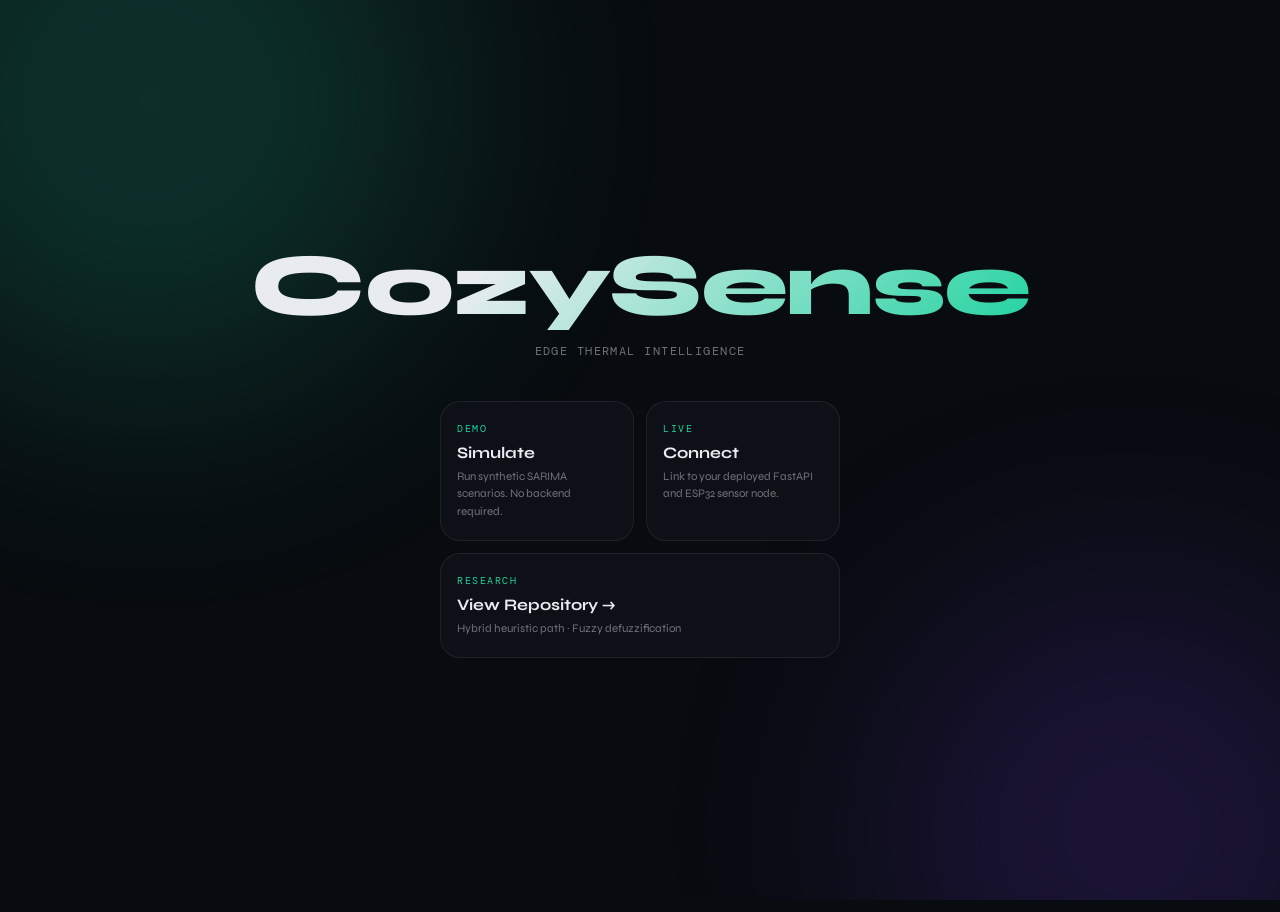
<file: index.html>
<!DOCTYPE html>
<html lang="en">
<head>
  <meta charset="UTF-8" />
  <meta name="viewport" content="width=device-width, initial-scale=1.0, maximum-scale=1.0, user-scalable=no" />
  <title>CozySense | Edge Climate Intelligence</title>

  <link rel="preconnect" href="https://fonts.googleapis.com" />
  <link rel="preconnect" href="https://fonts.gstatic.com" crossorigin />
  <link href="https://fonts.googleapis.com/css2?family=DM+Mono:ital,wght@0,300;0,400;0,500;1,300&family=Syne:wght@400;600;700;800&display=swap" rel="stylesheet" />

  <style>
    /* ── DESIGN TOKENS ─────────────────────────────────────── */
    :root {
      --bg:         #080c10;
      --surface:    #0d1117;
      --surface2:   #131820;
      --border:     rgba(255,255,255,0.07);
      --border-hi:  rgba(255,255,255,0.15);
      --text:       #e8ecf0;
      --muted:      rgba(232,236,240,0.45);
      --mono:       'DM Mono', monospace;
      --sans:       'Syne', sans-serif;

      /* Semantic accent (updated by JS) */
      --accent:     #22d3a0;
      --accent-dim: rgba(34,211,160,0.12);

      /* State colours */
      --c-stable:   #22d3a0;   /* teal  */
      --c-warm:     #f59e0b;   /* amber */
      --c-hot:      #10b981;   /* green */
      --c-cold:     #60a5fa;   /* blue  */
      --c-danger:   #f87171;   /* red   */
      --c-econ:     #818cf8;   /* indigo */
    }

    *, *::before, *::after { box-sizing: border-box; margin: 0; padding: 0; }

    html, body {
      width: 100%; height: 100%; min-height: 100dvh;
      background: var(--bg);
      color: var(--text);
      font-family: var(--sans);
      overflow: hidden;
    }

    /* ── AMBIENT BACKGROUND ────────────────────────────────── */
    .ambient {
      position: fixed; inset: 0; z-index: 0; pointer-events: none;
      overflow: hidden;
    }
    .orb {
      position: absolute; border-radius: 50%;
      filter: blur(120px); opacity: 0.18;
      transition: background 2s ease, opacity 2s ease;
    }
    .orb-1 { width: 600px; height: 600px; top: -200px; left: -150px;  background: var(--accent); animation: drift1 25s infinite alternate ease-in-out; }
    .orb-2 { width: 500px; height: 500px; bottom: -180px; right: -100px; background: #7c3aed;       animation: drift2 30s infinite alternate ease-in-out; }
    @keyframes drift1 { to { transform: translate(80px, 60px); } }
    @keyframes drift2 { to { transform: translate(-60px, -80px); } }

    /* ── LAYOUT ────────────────────────────────────────────── */
    #app { position: relative; z-index: 1; height: 100dvh; display: flex; flex-direction: column; }

    /* ── SCREENS ────────────────────────────────────────────── */
    .screen {
      position: absolute; inset: 0;
      display: flex; flex-direction: column;
      align-items: center; justify-content: center;
      transition: opacity 0.5s ease, transform 0.5s ease;
    }
    .screen.hidden { opacity: 0; pointer-events: none; transform: translateY(12px); }

    /* ── ONBOARDING ─────────────────────────────────────────── */
    #screen-onboard { gap: 0; padding: 24px 16px; overflow: clip; }

    .wordmark {
      font-family: var(--sans);
      font-size: clamp(1.5rem, 7vw, 5.5rem);
      font-weight: 800;
      letter-spacing: -0.02em;
      line-height: 1;
      max-width: 86vw;           /* FIX: never bleeds past viewport */
      text-align: center;
      background: linear-gradient(135deg, var(--text) 30%, var(--accent));
      -webkit-background-clip: text;
      -webkit-text-fill-color: transparent;
      background-clip: text;
    }
    .tagline {
      font-family: var(--mono);
      font-size: clamp(0.55rem, 2.2vw, 0.75rem); /* FIX: scales with viewport */
      color: var(--muted);
      letter-spacing: 0.12em;
      text-transform: uppercase;
      margin-top: 12px;
      text-align: center;
      max-width: 88vw;           /* FIX: prevents awkward single-word wrap */
      line-height: 1.6;
    }

    .mode-grid {
      display: grid;
      grid-template-columns: 1fr 1fr;
      gap: 12px;
      margin-top: 40px;
      width: min(400px, 88vw);
    }
    .mode-card {
      background: var(--surface);
      border: 1px solid var(--border);
      border-radius: 20px;
      padding: 20px 16px;
      cursor: pointer;
      transition: border-color 0.2s, background 0.2s, transform 0.15s;
      text-align: left;
    }
    .mode-card:hover { border-color: var(--border-hi); background: var(--surface2); transform: translateY(-2px); }
    .mode-card:active { transform: translateY(0); }
    .mode-card .label {
      font-size: 0.65rem;
      font-family: var(--mono);
      letter-spacing: 0.15em;
      text-transform: uppercase;
      color: var(--accent);
      margin-bottom: 8px;
    }
    .mode-card .title { font-size: 1rem; font-weight: 700; }
    .mode-card .desc  { font-size: 0.72rem; color: var(--muted); margin-top: 6px; line-height: 1.5; }
    .mode-card.full   { grid-column: span 2; }

    /* ── CONFIG MODAL ───────────────────────────────────────── */
    #screen-config { gap: 20px; }
    .config-box {
      background: var(--surface);
      border: 1px solid var(--border);
      border-radius: 24px;
      padding: 32px;
      width: min(420px, 90vw);
    }
    .config-box h2 { font-size: 1.1rem; font-weight: 700; margin-bottom: 6px; }
    .config-box p  { font-size: 0.78rem; color: var(--muted); margin-bottom: 24px; line-height: 1.55; }
    .field-label {
      font-family: var(--mono);
      font-size: 0.65rem;
      letter-spacing: 0.12em;
      text-transform: uppercase;
      color: var(--muted);
      margin-bottom: 8px;
      display: block;
    }
    .field-input {
      width: 100%; background: var(--bg);
      border: 1px solid var(--border);
      border-radius: 12px; padding: 12px 16px;
      color: var(--text); font-family: var(--mono); font-size: 0.85rem;
      outline: none; transition: border-color 0.2s;
    }
    .field-input:focus { border-color: var(--accent); }
    .field-hint { font-size: 0.7rem; color: var(--muted); margin-top: 6px; }
    .btn-primary {
      width: 100%; padding: 14px; border-radius: 14px;
      background: var(--accent); color: #000;
      font-family: var(--sans); font-size: 0.8rem; font-weight: 700;
      letter-spacing: 0.08em; text-transform: uppercase;
      border: none; cursor: pointer; margin-top: 24px;
      transition: opacity 0.2s, transform 0.15s;
    }
    .btn-primary:hover { opacity: 0.88; }
    .btn-primary:active { transform: scale(0.98); }
    .btn-ghost {
      background: none; border: 1px solid var(--border);
      color: var(--muted); width: 100%; padding: 12px;
      border-radius: 14px; font-family: var(--sans); font-size: 0.75rem;
      cursor: pointer; margin-top: 10px;
      transition: border-color 0.2s, color 0.2s;
    }
    .btn-ghost:hover { border-color: var(--border-hi); color: var(--text); }

    /* ── DASHBOARD ──────────────────────────────────────────── */
    #screen-dash {
      justify-content: flex-start;
      padding: 0;
      overflow-y: auto;
      overflow-x: hidden;
    }
    .dash-inner {
      width: min(420px, 100vw);
      padding: 24px 20px 32px;
      margin: 0 auto;
      display: flex;
      flex-direction: column;
      gap: 16px;
      min-height: 100dvh;
    }

    /* Top bar */
    .topbar {
      display: flex; align-items: center; justify-content: space-between;
      padding: 6px 0; gap: 8px;
    }
    .topbar-brand { font-size: 0.88rem; font-weight: 800; letter-spacing: -0.02em; flex-shrink: 0; }
    .mode-badge {
      font-family: var(--mono);
      font-size: 0.58rem;
      letter-spacing: 0.12em;
      text-transform: uppercase;
      padding: 4px 9px;
      border-radius: 100px;
      border: 1px solid var(--border);
      color: var(--muted);
      flex-shrink: 0;
    }
    .mode-badge.live { border-color: var(--accent); color: var(--accent); }
    .topbar-exit {
      background: none; border: none; color: var(--muted); cursor: pointer;
      font-size: 0.7rem; font-family: var(--mono);
      letter-spacing: 0.1em; text-transform: uppercase;
      transition: color 0.2s; padding: 6px;
    }
    .topbar-exit:hover { color: var(--c-danger); }

    /* Status pill */
    .status-pill {
      display: inline-flex; align-items: center; gap: 8px;
      padding: 6px 14px;
      border-radius: 100px;
      border: 1px solid var(--border);
      background: var(--accent-dim);
      font-family: var(--mono);
      font-size: 0.65rem;
      letter-spacing: 0.12em;
      text-transform: uppercase;
      color: var(--accent);
      transition: all 0.4s ease;
      width: fit-content;
    }
    .pill-dot {
      width: 6px; height: 6px; border-radius: 50%;
      background: var(--accent);
      transition: background 0.4s ease;
    }
    .pill-dot.blink { animation: blink 0.8s infinite; }
    @keyframes blink { 0%,100%{opacity:1} 50%{opacity:0.2} }

    /* Main temp card */
    .temp-card {
      background: var(--surface);
      border: 1px solid var(--border);
      border-radius: 24px;
      padding: 20px 16px;
      position: relative;
      overflow: visible;        /* FIX: was 'hidden', clipped large temp number */
      transition: border-color 0.4s ease;
    }
    .temp-card::before {
      content: '';
      position: absolute;
      inset: 0;
      border-radius: 24px;     /* match parent so pseudo-el doesn't bleed */
      background: radial-gradient(ellipse 60% 50% at 80% 20%, var(--accent-dim), transparent);
      pointer-events: none;
      transition: background 0.8s ease;
      overflow: hidden;
    }
    .temp-row {
      display: flex;
      align-items: flex-end;
      gap: 10px;
      flex-wrap: wrap;          /* FIX: wrap on very small screens */
    }
    .temp-big {
      font-size: clamp(3.8rem, 18vw, 5.8rem);  /* FIX: tighter clamp for mobile */
      font-weight: 400;
      letter-spacing: -0.04em;
      line-height: 1;
      font-family: var(--sans);
      transition: color 0.4s ease;
    }
    .temp-unit {
      font-size: 1.5rem;
      color: var(--muted);
      margin-bottom: 8px;
    }
    .trend-badge {
      font-family: var(--mono);
      font-size: 0.65rem;
      letter-spacing: 0.08em;
      padding: 4px 9px;
      border-radius: 8px;
      background: var(--accent-dim);
      color: var(--accent);
      margin-bottom: 8px;
      transition: all 0.4s ease;
      align-self: center;
      white-space: nowrap;      /* FIX: prevent trend text from wrapping */
    }
    .cta-text {
      font-size: 0.8rem;
      line-height: 1.6;
      color: var(--muted);
      margin-top: 14px;
      min-height: 48px;
      transition: opacity 0.3s ease;
    }
    .cta-text.updating { opacity: 0.3; }

    /* Forecast grid */
    .forecast-grid { display: grid; grid-template-columns: 1fr 1fr; gap: 12px; }
    .forecast-card {
      background: var(--surface);
      border: 1px solid var(--border);
      border-radius: 20px;
      padding: 18px 20px;
      transition: border-color 0.3s;
    }
    .forecast-label {
      font-family: var(--mono);
      font-size: 0.6rem;
      letter-spacing: 0.15em;
      text-transform: uppercase;
      color: var(--muted);
      margin-bottom: 8px;
    }
    .forecast-val {
      font-size: 1.6rem;
      font-weight: 600;
      letter-spacing: -0.03em;
      transition: color 0.4s ease;
    }
    .forecast-sub {
      font-family: var(--mono);
      font-size: 0.62rem;
      color: var(--muted);
      margin-top: 4px;
    }

    /* Sparkline chart */
    .chart-card {
      background: var(--surface);
      border: 1px solid var(--border);
      border-radius: 20px;
      padding: 18px 20px;
    }
    .chart-header {
      display: flex; align-items: center; justify-content: space-between;
      margin-bottom: 14px;
    }
    .chart-title {
      font-family: var(--mono);
      font-size: 0.62rem;
      letter-spacing: 0.14em;
      text-transform: uppercase;
      color: var(--muted);
    }
    .chart-range {
      font-family: var(--mono); font-size: 0.62rem; color: var(--muted);
    }
    #sparkline { width: 100%; height: 80px; display: block; }

    /* XAI panel */
    .xai-card {
      background: var(--surface);
      border: 1px solid var(--border);
      border-radius: 20px;
      padding: 20px;
    }
    .xai-header {
      display: flex; align-items: center; gap: 10px; margin-bottom: 14px;
    }
    .xai-icon {
      width: 28px; height: 28px; border-radius: 8px;
      background: var(--accent-dim);
      display: flex; align-items: center; justify-content: center;
      flex-shrink: 0;
    }
    .xai-title {
      font-family: var(--mono);
      font-size: 0.62rem;
      letter-spacing: 0.14em;
      text-transform: uppercase;
      color: var(--muted);
    }
    .mu-bars { display: flex; flex-direction: column; gap: 8px; }
    .mu-row { display: flex; align-items: center; gap: 10px; }
    .mu-label { font-family: var(--mono); font-size: 0.65rem; color: var(--muted); width: 60px; flex-shrink: 0; }
    .mu-track { flex: 1; height: 4px; background: var(--border); border-radius: 100px; overflow: hidden; }
    .mu-fill  { height: 100%; border-radius: 100px; background: var(--accent); transition: width 0.6s ease; }
    .mu-val   { font-family: var(--mono); font-size: 0.62rem; color: var(--muted); width: 36px; text-align: right; }

    /* Demo scenario picker */
    .scenario-row {
      display: flex; gap: 8px; flex-wrap: wrap;
    }
    .scenario-btn {
      font-family: var(--mono);
      font-size: 0.6rem;
      letter-spacing: 0.1em;
      text-transform: uppercase;
      padding: 6px 12px;
      border-radius: 100px;
      border: 1px solid var(--border);
      background: none;
      color: var(--muted);
      cursor: pointer;
      transition: all 0.2s;
    }
    .scenario-btn:hover  { border-color: var(--accent); color: var(--accent); }
    .scenario-btn.active { border-color: var(--accent); color: var(--accent); background: var(--accent-dim); }

    /* Bottom controls */
    .controls {
      display: flex; gap: 10px; padding-top: 4px;
    }
    .ctrl-btn {
      flex: 1; padding: 14px;
      border-radius: 16px;
      border: 1px solid var(--border);
      background: var(--surface);
      color: var(--text);
      font-family: var(--sans); font-size: 0.72rem;
      font-weight: 700; letter-spacing: 0.05em;
      text-transform: uppercase; cursor: pointer;
      transition: all 0.2s;
    }
    .ctrl-btn:hover { border-color: var(--border-hi); }
    .ctrl-btn.danger { color: var(--c-danger); border-color: rgba(248,113,113,0.3); }
    .ctrl-btn.danger:hover { background: rgba(248,113,113,0.08); }

    /* ── ANOMALY FLASH ──────────────────────────────────────── */
    .anomaly-flash {
      position: fixed; inset: 0; z-index: 100;
      background: rgba(245, 158, 11, 0.08);
      pointer-events: none;
      opacity: 0;
      transition: opacity 0.3s ease;
    }
    .anomaly-flash.show { animation: flash-pulse 1.2s ease-in-out; }
    @keyframes flash-pulse {
      0%,100% { opacity: 0; }
      30%      { opacity: 1; }
    }

    /* Loader */
    .loader-ring {
      width: 36px; height: 36px;
      border: 3px solid var(--border);
      border-top-color: var(--accent);
      border-radius: 50%;
      animation: spin 0.9s linear infinite;
    }
    @keyframes spin { to { transform: rotate(360deg); } }

    .boot-state {
      display: flex; flex-direction: column; align-items: center; gap: 14px;
      padding: 40px 0;
    }
    .boot-msg {
      font-family: var(--mono); font-size: 0.65rem;
      letter-spacing: 0.2em; text-transform: uppercase; color: var(--muted);
    }

    /* Responsive */
    @media (max-width: 380px) {
      .temp-big        { font-size: 3.6rem; }
      .dash-inner      { padding: 14px 12px 24px; gap: 12px; }
      .temp-card       { padding: 20px 16px; }
      .forecast-card   { padding: 14px 14px; }
      .forecast-val    { font-size: 1.35rem; }
      .wordmark        { font-size: clamp(1.4rem, 6.5vw, 2.8rem); letter-spacing: -0.01em; }
      .mode-grid       { margin-top: 32px; gap: 10px; }
      .mode-card       { padding: 18px 16px; }
    }
    @media (max-width: 320px) {
      .temp-big        { font-size: 3rem; }
      .temp-unit       { font-size: 1.2rem; }
    }
  </style>
</head>
<body>

<div class="ambient">
  <div class="orb orb-1"></div>
  <div class="orb orb-2"></div>
</div>
<div class="anomaly-flash" id="anomaly-flash"></div>

<div id="app">

  <!-- ═══════════════════════════════ ONBOARDING ══ -->
  <div class="screen" id="screen-onboard">
    <div class="wordmark">CozySense</div>
    <div class="tagline">Edge Thermal Intelligence </div>

    <div class="mode-grid">
      <div class="mode-card" onclick="enterDemo()">
        <div class="label">Demo</div>
        <div class="title">Simulate</div>
        <div class="desc">Run synthetic SARIMA scenarios. No backend required. </div>
      </div>
      <div class="mode-card" onclick="enterConfig()">
        <div class="label">Live</div>
        <div class="title">Connect</div>
        <div class="desc">Link to your deployed FastAPI and ESP32 sensor node. </div>
      </div>
      <div class="mode-card full" onclick="window.open('https://github.com/clemweb3/limiting-factor-iot-forecast','_blank')">
        <div class="label">Research </div>
        <div class="title">View Repository →</div>
        <div class="desc"> Hybrid heuristic path · Fuzzy defuzzification </div>
      </div>
    </div>
  </div>

  <!-- ═══════════════════════════════ LIVE CONFIG ══ -->
  <div class="screen hidden" id="screen-config">
    <div class="config-box">
      <h2>Connect Live Backend</h2>
      <p>Point to your deployed FastAPI server. The frontend will poll <code style="font-family:var(--mono);font-size:0.8em;color:var(--accent)">/status</code> every 5 seconds.</p>

      <label class="field-label" for="api-url">Backend URL</label>
      <input class="field-input" id="api-url" type="url"
             placeholder="https://your-app.onrender.com"
             value="" />
      <div class="field-hint">Deployed on Render, Railway, or any public host</div>

      <button class="btn-primary" onclick="connectLive()">Connect & Launch</button>
      <button class="btn-ghost"   onclick="goBack()">← Back</button>
    </div>
  </div>

  <!-- ═══════════════════════════════ DASHBOARD ══ -->
  <div class="screen hidden" id="screen-dash">
    <div class="dash-inner">

      <!-- Top bar -->
      <div class="topbar">
        <span class="topbar-brand">CozySense</span>
        <span class="mode-badge" id="mode-badge">DEMO</span>
        <button class="topbar-exit" onclick="exitSession()">Exit</button>
      </div>

      <!-- Status pill -->
      <div>
        <div class="status-pill" id="status-pill">
          <span class="pill-dot" id="pill-dot"></span>
          <span id="pill-text">Initializing</span>
        </div>
      </div>

      <!-- Temp card -->
      <div class="temp-card" id="temp-card">
        <div class="temp-row">
          <div class="temp-big" id="temp-display">--</div>
          <div class="temp-unit">°C</div>
          <div class="trend-badge" id="trend-badge">-- trend</div>
        </div>
        <div class="cta-text" id="cta-text">Waiting for first reading…</div>
      </div>

      <!-- Forecast -->
      <div class="forecast-grid">
        <div class="forecast-card">
          <div class="forecast-label">30 min outlook</div>
          <div class="forecast-val" id="fc-30">--</div>
          <div class="forecast-sub" id="fc-30-delta">--</div>
        </div>
        <div class="forecast-card">
          <div class="forecast-label">60 min outlook</div>
          <div class="forecast-val" id="fc-60">--</div>
          <div class="forecast-sub" id="fc-60-delta">--</div>
        </div>
      </div>

      <!-- Sparkline -->
      <div class="chart-card">
        <div class="chart-header">
          <span class="chart-title">Temperature history</span>
          <span class="chart-range" id="chart-range">-- samples</span>
        </div>
        <svg id="sparkline" viewBox="0 0 380 80" preserveAspectRatio="none"></svg>
      </div>

      <!-- XAI fuzzy panel -->
      <div class="xai-card">
        <div class="xai-header">
          <div class="xai-icon">
            <svg width="14" height="14" viewBox="0 0 24 24" fill="none" stroke="currentColor" stroke-width="2" stroke-linecap="round">
              <path d="M12 2L2 7l10 5 10-5-10-5z"/><path d="M2 17l10 5 10-5"/><path d="M2 12l10 5 10-5"/>
            </svg>
          </div>
          <span class="xai-title">Fuzzy membership · XAI transparency</span>
        </div>
        <div class="mu-bars">
          <div class="mu-row">
            <span class="mu-label">μ Heat</span>
            <div class="mu-track"><div class="mu-fill" id="mu-heat" style="width:0%"></div></div>
            <span class="mu-val" id="mu-heat-val">0.00</span>
          </div>
          <div class="mu-row">
            <span class="mu-label">μ Warm</span>
            <div class="mu-track"><div class="mu-fill" id="mu-warm" style="width:0%;background:var(--c-warm)"></div></div>
            <span class="mu-val" id="mu-warm-val">0.00</span>
          </div>
          <div class="mu-row">
            <span class="mu-label">μ Cold</span>
            <div class="mu-track"><div class="mu-fill" id="mu-cold" style="width:0%;background:var(--c-cold)"></div></div>
            <span class="mu-val" id="mu-cold-val">0.00</span>
          </div>
        </div>
      </div>

      <!-- Demo scenario picker (only in demo mode) -->
      <div id="scenario-panel">
        <div class="chart-title" style="margin-bottom:10px">Inject scenario</div>
        <div class="scenario-row">
          <button class="scenario-btn active" onclick="setScenario('stable')"        id="sc-stable">Stable</button>
          <button class="scenario-btn"        onclick="setScenario('morning_rise')"  id="sc-morning_rise">Morning rise</button>
          <button class="scenario-btn"        onclick="setScenario('thermal_shock')" id="sc-thermal_shock">Thermal shock</button>
          <button class="scenario-btn"        onclick="setScenario('cold_event')"    id="sc-cold_event">Cold event</button>
          <button class="scenario-btn"        onclick="setScenario('proactive')"     id="sc-proactive">Proactive</button>
        </div>
      </div>

      <!-- Controls -->
      <div class="controls">
        <button class="ctrl-btn" id="pause-btn" onclick="togglePause()">Pause</button>
        <button class="ctrl-btn danger"          onclick="exitSession()">Exit</button>
      </div>

    </div>
  </div><!-- /screen-dash -->

</div><!-- /app -->

<script>
/* ─────────────────────────────────────────────────────────
   CozySense Frontend Engine v3
   Handles: Demo mode (in-browser SARIMA simulation),
            Live mode (polls /status from external FastAPI),
            Fuzzy membership display, sparkline chart,
            Anomaly state management, theme transitions
   ───────────────────────────────────────────────────────── */

// ── STATE ─────────────────────────────────────────────────
const State = {
  mode:           null,    // 'demo' | 'live'
  apiUrl:         '',
  paused:         false,
  scenario:       'stable',
  interval:       null,
  history:        [],       // {temp, p30, p60, state, cmd, cta, ts}[]
  lastAnomaly:    null,
  anomalyCounter: 0,
  ANOMALY_COOLDOWN: 5,

  // Demo-mode SARIMA approximation state
  demo: {
    step:       0,
    base:       25.0,
    window:     [],
    WARM_THRESHOLD: 27.0,
    HOT_LIMIT:      30.0,
    COLD_VALLEY:    18.0,
    SPIKE_HEAT:     1.5,
    SPIKE_COLD:    -2.0,
    ANOMALY_COOLDOWN_SAMPLES: 5,
    _anomalyActive:  false,
    _anomalyType:    null,
    _cooldownCount:  0,
  }
};

// ── SCENARIO DEFINITIONS ──────────────────────────────────
const SCENARIOS = {
  stable:        { base: 25.0, amp: 1.2, freq: 0.08, noise: 0.25, hum: 60 },
  morning_rise:  { base: 22.0, amp: 4.0, freq: 0.04, noise: 0.4,  hum: 65 },
  thermal_shock: { base: 25.0, amp: 0.5, freq: 0.05, noise: 0.2,  hum: 55, shock: true },
  cold_event:    { base: 17.0, amp: 0.8, freq: 0.06, noise: 0.35, hum: 72 },
  proactive:     { base: 27.8, amp: 1.5, freq: 0.07, noise: 0.2,  hum: 58 },
};

// ── NAVIGATION ────────────────────────────────────────────
function show(id) {
  document.querySelectorAll('.screen').forEach(s => {
    s.classList.toggle('hidden', s.id !== id);
  });
}

function enterDemo() {
  State.mode = 'demo';
  resetDemoState();
  document.getElementById('mode-badge').textContent = 'DEMO';
  document.getElementById('mode-badge').classList.remove('live');
  document.getElementById('scenario-panel').style.display = '';
  show('screen-dash');
  startPolling();
}

function enterConfig() {
  show('screen-config');
}

function connectLive() {
  const url = document.getElementById('api-url').value.trim().replace(/\/$/, '');
  if (!url) { alert('Please enter a backend URL.'); return; }
  State.mode   = 'live';
  State.apiUrl = url;
  document.getElementById('mode-badge').textContent = 'LIVE';
  document.getElementById('mode-badge').classList.add('live');
  document.getElementById('scenario-panel').style.display = 'none';
  show('screen-dash');
  startPolling();
}

function goBack() { show('screen-onboard'); }

function exitSession() {
  stopPolling();
  resetDemoState();
  State.history = [];
  show('screen-onboard');
  setTheme('stable');
  document.getElementById('temp-display').textContent = '--';
  document.getElementById('cta-text').textContent = 'Waiting for first reading…';
  document.getElementById('pill-text').textContent = 'Initializing';
  clearSparkline();
}

// ── POLLING ───────────────────────────────────────────────
function startPolling() {
  stopPolling();
  tick(); // immediate first tick
  State.interval = setInterval(tick, State.mode === 'demo' ? 3000 : 5000);
}

function stopPolling() {
  if (State.interval) { clearInterval(State.interval); State.interval = null; }
}

function togglePause() {
  State.paused = !State.paused;
  const btn = document.getElementById('pause-btn');
  btn.textContent = State.paused ? 'Resume' : 'Pause';
  if (!State.paused) tick();
}

async function tick() {
  if (State.paused) return;
  try {
    if (State.mode === 'demo') {
      const reading = generateDemoReading();
      applyReading(reading);
    } else {
      const res  = await fetch(`${State.apiUrl}/status`, { cache: 'no-store' });
      if (!res.ok) throw new Error(`HTTP ${res.status}`);
      const data = await res.json();
      if (data.status === 'no_data') return;
      applyReading({
        temp:  data.temperature,
        p30:   data.forecast_30m,
        p60:   data.forecast_60m,
        state: data.state,
        cmd:   data.command,
        cta:   data.cta,
        trend: data.trend,
      });
      // Also fetch history for sparkline
      fetchHistory();
    }
  } catch(e) {
    console.warn('[CozySense] Poll error:', e.message);
    document.getElementById('pill-text').textContent = 'Reconnecting…';
  }
}

async function fetchHistory() {
  try {
    const res  = await fetch(`${State.apiUrl}/history?limit=20`, { cache: 'no-store' });
    const data = await res.json();
    if (Array.isArray(data)) {
      const histTemps = data.map(r => r.temperature);
      drawSparkline(histTemps);
      document.getElementById('chart-range').textContent = `${histTemps.length} samples`;
    }
  } catch(e) { /* silent */ }
}

// ── DEMO SARIMA SIMULATION ────────────────────────────────
// Approximates SARIMA(1,1,0) s=288 behaviour:
//   - Diurnal sine wave as seasonal component
//   - AR(1) smoothing on the residual
//   - Heuristic spike detection (mirrors Python logic exactly)

function resetDemoState() {
  const d = State.demo;
  d.step = 0;
  d.window = [];
  d._anomalyActive  = false;
  d._anomalyType    = null;
  d._cooldownCount  = 0;
}

function randn() {
  // Box-Muller transform for Gaussian noise
  const u = 1 - Math.random();
  const v = Math.random();
  return Math.sqrt(-2.0 * Math.log(u)) * Math.cos(2.0 * Math.PI * v);
}

function generateDemoReading() {
  const d   = State.demo;
  const sc  = SCENARIOS[State.scenario];
  d.step++;

  // Seasonal component (diurnal)
  const seasonal = sc.amp * Math.sin(sc.freq * d.step + (State.scenario === 'morning_rise' ? -1.0 : 0));

  // Thermal shock injection (thermal_shock scenario: spike at step 8)
  let shock = 0;
  if (sc.shock && d.step % 20 === 8) shock = 2.5;

  // Gaussian sensor noise
  const noise = randn() * sc.noise;

  const currentTemp = parseFloat((sc.base + seasonal + shock + noise).toFixed(2));
  const clampedTemp = Math.max(10, Math.min(45, currentTemp));

  // Sliding window (mirrors Python deque maxlen=10)
  d.window.push(clampedTemp);
  if (d.window.length > 10) d.window.shift();

  // ── SARIMA-style persistence forecast (Path A simplified) ──
  // Use AR(1) extrapolation: p(t+n) ≈ current + n * slope
  let p30 = clampedTemp;
  let p60 = clampedTemp;
  if (d.window.length >= 4) {
    const recent = d.window.slice(-4);
    const slope  = (recent[recent.length-1] - recent[0]) / (recent.length - 1);
    // 30 min = 6 samples × slope; 60 min = 12 samples × slope
    p30 = parseFloat((clampedTemp + 6  * slope * 0.6).toFixed(2));
    p60 = parseFloat((clampedTemp + 12 * slope * 0.6).toFixed(2));
  }

  // ── Spike detection (mirrors Python _detect_spike exactly) ──
  let spikeDir = null, spikeMu = 0;
  if (d.window.length >= 6) {
    const earlyMean  = (d.window[0] + d.window[1] + d.window[2]) / 3;
    const recentMean = (d.window[d.window.length-3] + d.window[d.window.length-2] + d.window[d.window.length-1]) / 3;
    const delta      = recentMean - earlyMean;

    if (delta > d.SPIKE_HEAT) {
      spikeDir = 'HEAT';
      const critical = d.SPIKE_HEAT * 2;
      spikeMu  = Math.min(1, (delta - d.SPIKE_HEAT) / (critical - d.SPIKE_HEAT));
      const biasScale = Math.min(delta / d.SPIKE_HEAT, 2.0);
      p30 += parseFloat((2.0 * biasScale).toFixed(2));
      p60 += parseFloat((4.0 * biasScale).toFixed(2));
    } else if (delta < d.SPIKE_COLD) {
      spikeDir = 'COLD';
      const critical = d.SPIKE_COLD * 2;
      spikeMu  = Math.min(1, (Math.abs(delta) - Math.abs(d.SPIKE_COLD)) / (Math.abs(critical) - Math.abs(d.SPIKE_COLD)));
      const biasScale = Math.min(Math.abs(delta) / Math.abs(d.SPIKE_COLD), 2.0);
      p30 -= parseFloat((2.0 * biasScale).toFixed(2));
      p60 -= parseFloat((4.0 * biasScale).toFixed(2));
    }
  }

  // ── Cooldown tick ──────────────────────────────────────
  if (d._cooldownCount > 0) {
    d._cooldownCount--;
    if (d._cooldownCount === 0) { d._anomalyActive = false; d._anomalyType = null; }
  }

  // ── Fuzzy inference ────────────────────────────────────
  let cmd = 'RED_ON', state = 'STABLE', cta = '';

  // Priority 1: Anomaly
  if (spikeDir && !d._anomalyActive) {
    d._anomalyActive  = true;
    d._anomalyType    = spikeDir;
    d._cooldownCount  = d.ANOMALY_COOLDOWN_SAMPLES;
  }
  if (d._anomalyActive) {
    if (d._anomalyType === 'HEAT') {
      cmd = 'YELLOW_BLINK'; state = 'ANOMALY_HEAT';
      cta = spikeMu >= 0.8 ? 'CRITICAL: Extreme thermal surge. Maximum cooling override engaged.'
          : spikeMu >= 0.4 ? 'Significant heat rise in progress. Proactive cooling intensified.'
          :                  'Thermal drift upward detected. Monitoring set points.';
    } else {
      cmd = 'BLUE_BLINK'; state = 'ANOMALY_COLD';
      cta = spikeMu >= 0.8 ? 'CRITICAL: Rapid temperature drop. Heating systems prioritised.'
          : spikeMu >= 0.4 ? 'Unusual cooling event in progress. Conserving heat proactively.'
          :                  'Mild decrease noted. Adjusting energy protocols.';
    }
  } else {
    // Priority 2: Active cooling
    const muHeat = clampedTemp >= d.HOT_LIMIT ? 1.0
        : clampedTemp <= d.WARM_THRESHOLD ? 0.0
        : (clampedTemp - d.WARM_THRESHOLD) / (d.HOT_LIMIT - d.WARM_THRESHOLD);

    if (muHeat >= 1.0) {
      cmd = 'GREEN_ON'; state = 'ACTIVE_COOLING';
      cta = 'Comfort threshold breached. Active cooling engaged.';
    } else {
      const muP30 = p30 >= d.HOT_LIMIT ? 1.0
          : p30 <= d.WARM_THRESHOLD ? 0.0
          : (p30 - d.WARM_THRESHOLD) / (d.HOT_LIMIT - d.WARM_THRESHOLD);

      // Priority 3: Proactive
      if (muP30 > 0.4) {
        cmd = 'YELLOW_BLINK'; state = 'PROACTIVE_PREP';
        cta = `Warming trend forecasted (Confidence: ${(muP30*100).toFixed(0)}%). Pre-cooling in ~20 min.`;
      // Priority 4: Economy
      } else if (clampedTemp <= d.COLD_VALLEY) {
        cmd = 'BLUE_ON'; state = 'ECONOMY_MODE';
        cta = 'Ambient temperature is low. Appliances suspended for energy savings.';
      // Priority 5: Stable
      } else {
        const stable = [
          'Environment is stable. Monitoring diurnal baseline.',
          'Thermal equilibrium maintained. SARIMA tracking background fluctuations.',
          'All parameters nominal. System in predictive watch-mode.'
        ];
        cta = stable[d.step % stable.length];
      }
    }
  }

  return { temp: clampedTemp, p30, p60, state, cmd, cta, trend: p30 > clampedTemp ? 'rising' : 'cooling' };
}

// ── APPLY READING → UI ────────────────────────────────────
function applyReading(r) {
  // Push to history
  State.history.push({ ...r, ts: Date.now() });
  if (State.history.length > 40) State.history.shift();

  // Theme
  setTheme(r.state, r.cmd);

  // Anomaly flash
  if (r.state.includes('ANOMALY') && State.lastAnomaly !== r.state) {
    triggerAnomalyFlash(r.state);
  }
  State.lastAnomaly = r.state.includes('ANOMALY') ? r.state : null;

  // Temp display
  document.getElementById('temp-display').textContent = r.temp.toFixed(1);

  // CTA
  const ctaEl = document.getElementById('cta-text');
  ctaEl.classList.add('updating');
  setTimeout(() => {
    ctaEl.textContent = r.cta;
    ctaEl.classList.remove('updating');
  }, 150);

  // Trend badge
  const trendEl = document.getElementById('trend-badge');
  trendEl.textContent = r.trend === 'rising' ? '▲ rising' : '▼ cooling';

  // Forecasts
  document.getElementById('fc-30').textContent = r.p30.toFixed(1) + '°';
  document.getElementById('fc-60').textContent = r.p60.toFixed(1) + '°';
  const d30 = (r.p30 - r.temp).toFixed(2);
  const d60 = (r.p60 - r.temp).toFixed(2);
  document.getElementById('fc-30-delta').textContent = (d30 >= 0 ? '+' : '') + d30 + '°C Δ';
  document.getElementById('fc-60-delta').textContent = (d60 >= 0 ? '+' : '') + d60 + '°C Δ';

  // Fuzzy membership bars
  updateMuBars(r.temp, r.p30);

  // Sparkline (demo uses internal history)
  if (State.mode === 'demo') {
    const temps = State.history.map(h => h.temp);
    drawSparkline(temps);
    document.getElementById('chart-range').textContent = `${temps.length} samples`;
  }

  // Status pill
  updatePill(r.state, r.cmd);
}

// ── THEME SYSTEM ──────────────────────────────────────────
const THEMES = {
  STABLE:        { accent: '#22d3a0', dim: 'rgba(34,211,160,0.12)'  },
  PROACTIVE_PREP:{ accent: '#f59e0b', dim: 'rgba(245,158,11,0.12)'  },
  ACTIVE_COOLING:{ accent: '#10b981', dim: 'rgba(16,185,129,0.12)'  },
  ANOMALY_HEAT:  { accent: '#fb923c', dim: 'rgba(251,146,60,0.14)'  },
  ANOMALY_COLD:  { accent: '#60a5fa', dim: 'rgba(96,165,250,0.12)'  },
  ECONOMY_MODE:  { accent: '#818cf8', dim: 'rgba(129,140,248,0.12)' },
};

function setTheme(state) {
  const key   = Object.keys(THEMES).find(k => state.includes(k)) || 'STABLE';
  const theme = THEMES[key];
  document.documentElement.style.setProperty('--accent',     theme.accent);
  document.documentElement.style.setProperty('--accent-dim', theme.dim);
  document.querySelector('.orb-1').style.background = theme.accent;
}

function updatePill(state, cmd) {
  const label = state.replace(/_/g, ' ');
  document.getElementById('pill-text').textContent = label;
  const dot = document.getElementById('pill-dot');
  dot.classList.toggle('blink', cmd.includes('BLINK'));
}

// ── ANOMALY FLASH ─────────────────────────────────────────
function triggerAnomalyFlash(state) {
  const el    = document.getElementById('anomaly-flash');
  const color = state.includes('COLD') ? 'rgba(96,165,250,0.1)' : 'rgba(251,146,60,0.1)';
  el.style.background = color;
  el.classList.remove('show');
  void el.offsetWidth; // force reflow
  el.classList.add('show');
  setTimeout(() => el.classList.remove('show'), 1400);
}

// ── FUZZY MEMBERSHIP BARS ─────────────────────────────────
const WARM_THRESHOLD = 27.0;
const HOT_LIMIT      = 30.0;
const COLD_VALLEY    = 18.0;
const STABLE_COMFORT = 24.0;

function muHeat(t) {
  if (t <= WARM_THRESHOLD) return 0;
  if (t >= HOT_LIMIT)      return 1;
  return (t - WARM_THRESHOLD) / (HOT_LIMIT - WARM_THRESHOLD);
}
function muWarm(t) {
  if (t <= STABLE_COMFORT) return 0;
  if (t >= WARM_THRESHOLD) return 1;
  return (t - STABLE_COMFORT) / (WARM_THRESHOLD - STABLE_COMFORT);
}
function muCold(t) {
  if (t <= COLD_VALLEY)    return 1;
  if (t >= STABLE_COMFORT) return 0;
  return (STABLE_COMFORT - t) / (STABLE_COMFORT - COLD_VALLEY);
}

function updateMuBars(temp, p30) {
  const mh = muHeat(temp);
  const mw = muWarm(temp);
  const mc = muCold(temp);

  document.getElementById('mu-heat').style.width     = (mh * 100).toFixed(1) + '%';
  document.getElementById('mu-heat-val').textContent = mh.toFixed(2);
  document.getElementById('mu-warm').style.width     = (mw * 100).toFixed(1) + '%';
  document.getElementById('mu-warm-val').textContent = mw.toFixed(2);
  document.getElementById('mu-cold').style.width     = (mc * 100).toFixed(1) + '%';
  document.getElementById('mu-cold-val').textContent = mc.toFixed(2);
}

// ── SPARKLINE ─────────────────────────────────────────────
function drawSparkline(temps) {
  const svg = document.getElementById('sparkline');
  if (!temps || temps.length < 2) return;
  const W = 380, H = 80, PAD = 4;
  const min = Math.min(...temps) - 0.5;
  const max = Math.max(...temps) + 0.5;
  const range = max - min || 1;

  const pts = temps.map((t, i) => {
    const x = PAD + (i / (temps.length - 1)) * (W - PAD * 2);
    const y = H - PAD - ((t - min) / range) * (H - PAD * 2);
    return `${x.toFixed(1)},${y.toFixed(1)}`;
  });

  // Area fill path
  const first = pts[0].split(',');
  const last  = pts[pts.length - 1].split(',');
  const areaPath = `M${first[0]},${H} L${pts.join(' L')} L${last[0]},${H} Z`;

  const accent = getComputedStyle(document.documentElement).getPropertyValue('--accent').trim();

  svg.innerHTML = `
    <defs>
      <linearGradient id="sg" x1="0" y1="0" x2="0" y2="1">
        <stop offset="0%"   stop-color="${accent}" stop-opacity="0.3"/>
        <stop offset="100%" stop-color="${accent}" stop-opacity="0.02"/>
      </linearGradient>
    </defs>
    <path d="${areaPath}" fill="url(#sg)" />
    <polyline points="${pts.join(' ')}" fill="none"
              stroke="${accent}" stroke-width="1.5"
              stroke-linecap="round" stroke-linejoin="round"/>
    <circle cx="${last[0]}" cy="${last[1]}" r="3" fill="${accent}"/>
  `;
}

function clearSparkline() {
  document.getElementById('sparkline').innerHTML = '';
}

// ── SCENARIO SWITCHER ─────────────────────────────────────
function setScenario(name) {
  State.scenario = name;
  resetDemoState();
  State.history  = [];
  clearSparkline();

  document.querySelectorAll('.scenario-btn').forEach(b => b.classList.remove('active'));
  const btn = document.getElementById('sc-' + name);
  if (btn) btn.classList.add('active');
}
</script>
</body>
</html>
</file>
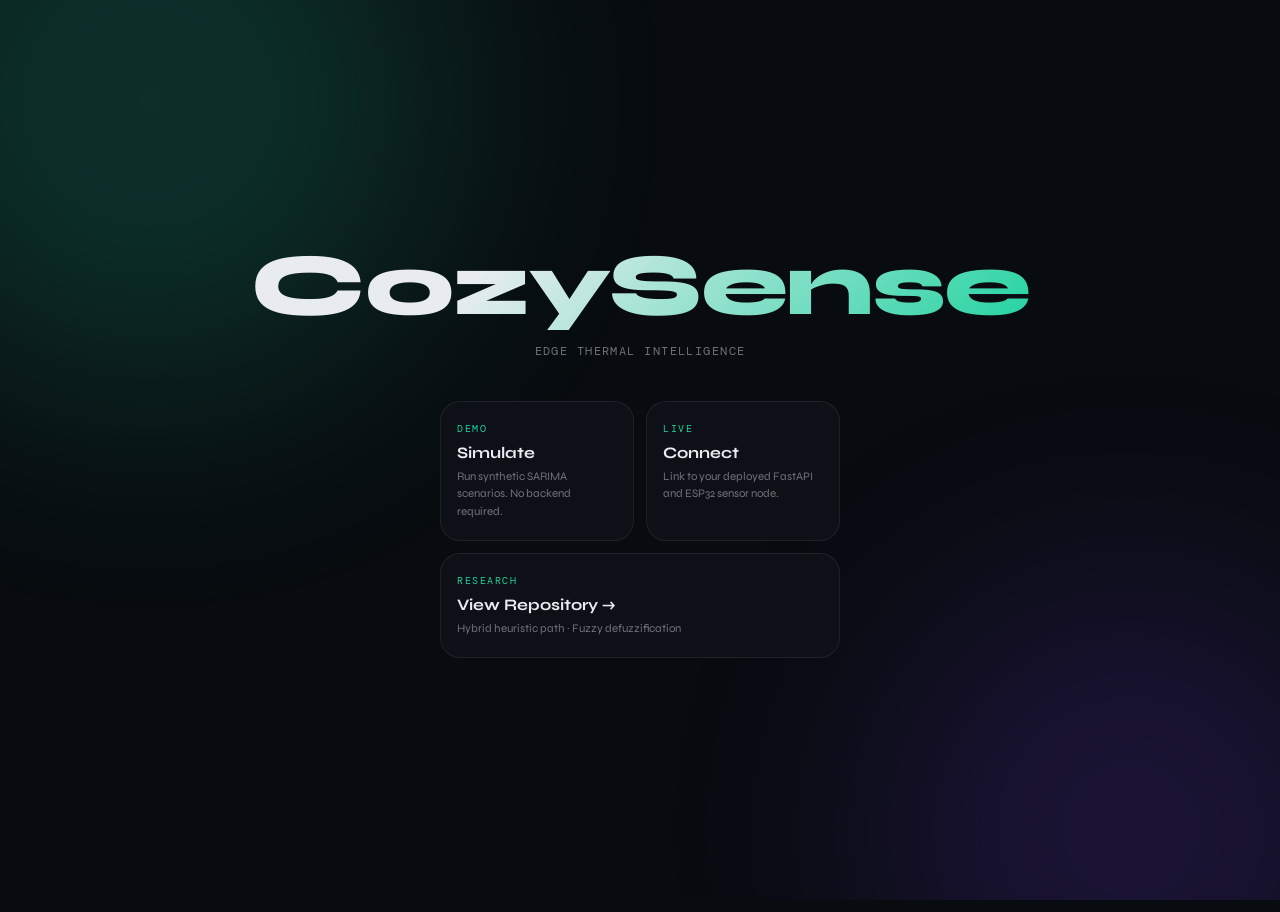
<file: app/static/index.html>
<!DOCTYPE html>
<html lang="en">
<head>
  <meta charset="UTF-8" />
  <meta name="viewport" content="width=device-width, initial-scale=1.0, maximum-scale=1.0, user-scalable=no" />
  <title>CozySense | Edge Climate Intelligence</title>

  <link rel="preconnect" href="https://fonts.googleapis.com" />
  <link rel="preconnect" href="https://fonts.gstatic.com" crossorigin />
  <link href="https://fonts.googleapis.com/css2?family=DM+Mono:ital,wght@0,300;0,400;0,500;1,300&family=Syne:wght@400;600;700;800&display=swap" rel="stylesheet" />

  <style>
    /* ── DESIGN TOKENS ─────────────────────────────────────── */
    :root {
      --bg:         #080c10;
      --surface:    #0d1117;
      --surface2:   #131820;
      --border:     rgba(255,255,255,0.07);
      --border-hi:  rgba(255,255,255,0.15);
      --text:       #e8ecf0;
      --muted:      rgba(232,236,240,0.45);
      --mono:       'DM Mono', monospace;
      --sans:       'Syne', sans-serif;

      /* Semantic accent (updated by JS) */
      --accent:     #22d3a0;
      --accent-dim: rgba(34,211,160,0.12);

      /* State colours */
      --c-stable:   #22d3a0;   /* teal  */
      --c-warm:     #f59e0b;   /* amber */
      --c-hot:      #10b981;   /* green */
      --c-cold:     #60a5fa;   /* blue  */
      --c-danger:   #f87171;   /* red   */
      --c-econ:     #818cf8;   /* indigo */
    }

    *, *::before, *::after { box-sizing: border-box; margin: 0; padding: 0; }

    html, body {
      width: 100%; height: 100%; min-height: 100dvh;
      background: var(--bg);
      color: var(--text);
      font-family: var(--sans);
      overflow: hidden;
    }

    /* ── AMBIENT BACKGROUND ────────────────────────────────── */
    .ambient {
      position: fixed; inset: 0; z-index: 0; pointer-events: none;
      overflow: hidden;
    }
    .orb {
      position: absolute; border-radius: 50%;
      filter: blur(120px); opacity: 0.18;
      transition: background 2s ease, opacity 2s ease;
    }
    .orb-1 { width: 600px; height: 600px; top: -200px; left: -150px;  background: var(--accent); animation: drift1 25s infinite alternate ease-in-out; }
    .orb-2 { width: 500px; height: 500px; bottom: -180px; right: -100px; background: #7c3aed;       animation: drift2 30s infinite alternate ease-in-out; }
    @keyframes drift1 { to { transform: translate(80px, 60px); } }
    @keyframes drift2 { to { transform: translate(-60px, -80px); } }

    /* ── LAYOUT ────────────────────────────────────────────── */
    #app { position: relative; z-index: 1; height: 100dvh; display: flex; flex-direction: column; }

    /* ── SCREENS ────────────────────────────────────────────── */
    .screen {
      position: absolute; inset: 0;
      display: flex; flex-direction: column;
      align-items: center; justify-content: center;
      transition: opacity 0.5s ease, transform 0.5s ease;
    }
    .screen.hidden { opacity: 0; pointer-events: none; transform: translateY(12px); }

    /* ── ONBOARDING ─────────────────────────────────────────── */
    #screen-onboard { gap: 0; padding: 24px 16px; overflow: clip; }

    .wordmark {
      font-family: var(--sans);
      font-size: clamp(1.5rem, 7vw, 5.5rem);
      font-weight: 800;
      letter-spacing: -0.02em;
      line-height: 1;
      max-width: 86vw;           /* FIX: never bleeds past viewport */
      text-align: center;
      background: linear-gradient(135deg, var(--text) 30%, var(--accent));
      -webkit-background-clip: text;
      -webkit-text-fill-color: transparent;
      background-clip: text;
    }
    .tagline {
      font-family: var(--mono);
      font-size: clamp(0.55rem, 2.2vw, 0.75rem); /* FIX: scales with viewport */
      color: var(--muted);
      letter-spacing: 0.12em;
      text-transform: uppercase;
      margin-top: 12px;
      text-align: center;
      max-width: 88vw;           /* FIX: prevents awkward single-word wrap */
      line-height: 1.6;
    }

    .mode-grid {
      display: grid;
      grid-template-columns: 1fr 1fr;
      gap: 12px;
      margin-top: 40px;
      width: min(400px, 88vw);
    }
    .mode-card {
      background: var(--surface);
      border: 1px solid var(--border);
      border-radius: 20px;
      padding: 20px 16px;
      cursor: pointer;
      transition: border-color 0.2s, background 0.2s, transform 0.15s;
      text-align: left;
    }
    .mode-card:hover { border-color: var(--border-hi); background: var(--surface2); transform: translateY(-2px); }
    .mode-card:active { transform: translateY(0); }
    .mode-card .label {
      font-size: 0.65rem;
      font-family: var(--mono);
      letter-spacing: 0.15em;
      text-transform: uppercase;
      color: var(--accent);
      margin-bottom: 8px;
    }
    .mode-card .title { font-size: 1rem; font-weight: 700; }
    .mode-card .desc  { font-size: 0.72rem; color: var(--muted); margin-top: 6px; line-height: 1.5; }
    .mode-card.full   { grid-column: span 2; }

    /* ── CONFIG MODAL ───────────────────────────────────────── */
    #screen-config { gap: 20px; }
    .config-box {
      background: var(--surface);
      border: 1px solid var(--border);
      border-radius: 24px;
      padding: 32px;
      width: min(420px, 90vw);
    }
    .config-box h2 { font-size: 1.1rem; font-weight: 700; margin-bottom: 6px; }
    .config-box p  { font-size: 0.78rem; color: var(--muted); margin-bottom: 24px; line-height: 1.55; }
    .field-label {
      font-family: var(--mono);
      font-size: 0.65rem;
      letter-spacing: 0.12em;
      text-transform: uppercase;
      color: var(--muted);
      margin-bottom: 8px;
      display: block;
    }
    .field-input {
      width: 100%; background: var(--bg);
      border: 1px solid var(--border);
      border-radius: 12px; padding: 12px 16px;
      color: var(--text); font-family: var(--mono); font-size: 0.85rem;
      outline: none; transition: border-color 0.2s;
    }
    .field-input:focus { border-color: var(--accent); }
    .field-hint { font-size: 0.7rem; color: var(--muted); margin-top: 6px; }
    .btn-primary {
      width: 100%; padding: 14px; border-radius: 14px;
      background: var(--accent); color: #000;
      font-family: var(--sans); font-size: 0.8rem; font-weight: 700;
      letter-spacing: 0.08em; text-transform: uppercase;
      border: none; cursor: pointer; margin-top: 24px;
      transition: opacity 0.2s, transform 0.15s;
    }
    .btn-primary:hover { opacity: 0.88; }
    .btn-primary:active { transform: scale(0.98); }
    .btn-ghost {
      background: none; border: 1px solid var(--border);
      color: var(--muted); width: 100%; padding: 12px;
      border-radius: 14px; font-family: var(--sans); font-size: 0.75rem;
      cursor: pointer; margin-top: 10px;
      transition: border-color 0.2s, color 0.2s;
    }
    .btn-ghost:hover { border-color: var(--border-hi); color: var(--text); }

    /* ── DASHBOARD ──────────────────────────────────────────── */
    #screen-dash {
      justify-content: flex-start;
      padding: 0;
      overflow-y: auto;
      overflow-x: hidden;
    }
    .dash-inner {
      width: min(420px, 100vw);
      padding: 24px 20px 32px;
      margin: 0 auto;
      display: flex;
      flex-direction: column;
      gap: 16px;
      min-height: 100dvh;
    }

    /* Top bar */
    .topbar {
      display: flex; align-items: center; justify-content: space-between;
      padding: 6px 0; gap: 8px;
    }
    .topbar-brand { font-size: 0.88rem; font-weight: 800; letter-spacing: -0.02em; flex-shrink: 0; }
    .mode-badge {
      font-family: var(--mono);
      font-size: 0.58rem;
      letter-spacing: 0.12em;
      text-transform: uppercase;
      padding: 4px 9px;
      border-radius: 100px;
      border: 1px solid var(--border);
      color: var(--muted);
      flex-shrink: 0;
    }
    .mode-badge.live { border-color: var(--accent); color: var(--accent); }
    .topbar-exit {
      background: none; border: none; color: var(--muted); cursor: pointer;
      font-size: 0.7rem; font-family: var(--mono);
      letter-spacing: 0.1em; text-transform: uppercase;
      transition: color 0.2s; padding: 6px;
    }
    .topbar-exit:hover { color: var(--c-danger); }

    /* Status pill */
    .status-pill {
      display: inline-flex; align-items: center; gap: 8px;
      padding: 6px 14px;
      border-radius: 100px;
      border: 1px solid var(--border);
      background: var(--accent-dim);
      font-family: var(--mono);
      font-size: 0.65rem;
      letter-spacing: 0.12em;
      text-transform: uppercase;
      color: var(--accent);
      transition: all 0.4s ease;
      width: fit-content;
    }
    .pill-dot {
      width: 6px; height: 6px; border-radius: 50%;
      background: var(--accent);
      transition: background 0.4s ease;
    }
    .pill-dot.blink { animation: blink 0.8s infinite; }
    @keyframes blink { 0%,100%{opacity:1} 50%{opacity:0.2} }

    /* Main temp card */
    .temp-card {
      background: var(--surface);
      border: 1px solid var(--border);
      border-radius: 24px;
      padding: 20px 16px;
      position: relative;
      overflow: visible;        /* FIX: was 'hidden', clipped large temp number */
      transition: border-color 0.4s ease;
    }
    .temp-card::before {
      content: '';
      position: absolute;
      inset: 0;
      border-radius: 24px;     /* match parent so pseudo-el doesn't bleed */
      background: radial-gradient(ellipse 60% 50% at 80% 20%, var(--accent-dim), transparent);
      pointer-events: none;
      transition: background 0.8s ease;
      overflow: hidden;
    }
    .temp-row {
      display: flex;
      align-items: flex-end;
      gap: 10px;
      flex-wrap: wrap;          /* FIX: wrap on very small screens */
    }
    .temp-big {
      font-size: clamp(3.8rem, 18vw, 5.8rem);  /* FIX: tighter clamp for mobile */
      font-weight: 400;
      letter-spacing: -0.04em;
      line-height: 1;
      font-family: var(--sans);
      transition: color 0.4s ease;
    }
    .temp-unit {
      font-size: 1.5rem;
      color: var(--muted);
      margin-bottom: 8px;
    }
    .trend-badge {
      font-family: var(--mono);
      font-size: 0.65rem;
      letter-spacing: 0.08em;
      padding: 4px 9px;
      border-radius: 8px;
      background: var(--accent-dim);
      color: var(--accent);
      margin-bottom: 8px;
      transition: all 0.4s ease;
      align-self: center;
      white-space: nowrap;      /* FIX: prevent trend text from wrapping */
    }
    .cta-text {
      font-size: 0.8rem;
      line-height: 1.6;
      color: var(--muted);
      margin-top: 14px;
      min-height: 48px;
      transition: opacity 0.3s ease;
    }
    .cta-text.updating { opacity: 0.3; }

    /* Forecast grid */
    .forecast-grid { display: grid; grid-template-columns: 1fr 1fr; gap: 12px; }
    .forecast-card {
      background: var(--surface);
      border: 1px solid var(--border);
      border-radius: 20px;
      padding: 18px 20px;
      transition: border-color 0.3s;
    }
    .forecast-label {
      font-family: var(--mono);
      font-size: 0.6rem;
      letter-spacing: 0.15em;
      text-transform: uppercase;
      color: var(--muted);
      margin-bottom: 8px;
    }
    .forecast-val {
      font-size: 1.6rem;
      font-weight: 600;
      letter-spacing: -0.03em;
      transition: color 0.4s ease;
    }
    .forecast-sub {
      font-family: var(--mono);
      font-size: 0.62rem;
      color: var(--muted);
      margin-top: 4px;
    }

    /* Sparkline chart */
    .chart-card {
      background: var(--surface);
      border: 1px solid var(--border);
      border-radius: 20px;
      padding: 18px 20px;
    }
    .chart-header {
      display: flex; align-items: center; justify-content: space-between;
      margin-bottom: 14px;
    }
    .chart-title {
      font-family: var(--mono);
      font-size: 0.62rem;
      letter-spacing: 0.14em;
      text-transform: uppercase;
      color: var(--muted);
    }
    .chart-range {
      font-family: var(--mono); font-size: 0.62rem; color: var(--muted);
    }
    #sparkline { width: 100%; height: 80px; display: block; }

    /* XAI panel */
    .xai-card {
      background: var(--surface);
      border: 1px solid var(--border);
      border-radius: 20px;
      padding: 20px;
    }
    .xai-header {
      display: flex; align-items: center; gap: 10px; margin-bottom: 14px;
    }
    .xai-icon {
      width: 28px; height: 28px; border-radius: 8px;
      background: var(--accent-dim);
      display: flex; align-items: center; justify-content: center;
      flex-shrink: 0;
    }
    .xai-title {
      font-family: var(--mono);
      font-size: 0.62rem;
      letter-spacing: 0.14em;
      text-transform: uppercase;
      color: var(--muted);
    }
    .mu-bars { display: flex; flex-direction: column; gap: 8px; }
    .mu-row { display: flex; align-items: center; gap: 10px; }
    .mu-label { font-family: var(--mono); font-size: 0.65rem; color: var(--muted); width: 60px; flex-shrink: 0; }
    .mu-track { flex: 1; height: 4px; background: var(--border); border-radius: 100px; overflow: hidden; }
    .mu-fill  { height: 100%; border-radius: 100px; background: var(--accent); transition: width 0.6s ease; }
    .mu-val   { font-family: var(--mono); font-size: 0.62rem; color: var(--muted); width: 36px; text-align: right; }

    /* Demo scenario picker */
    .scenario-row {
      display: flex; gap: 8px; flex-wrap: wrap;
    }
    .scenario-btn {
      font-family: var(--mono);
      font-size: 0.6rem;
      letter-spacing: 0.1em;
      text-transform: uppercase;
      padding: 6px 12px;
      border-radius: 100px;
      border: 1px solid var(--border);
      background: none;
      color: var(--muted);
      cursor: pointer;
      transition: all 0.2s;
    }
    .scenario-btn:hover  { border-color: var(--accent); color: var(--accent); }
    .scenario-btn.active { border-color: var(--accent); color: var(--accent); background: var(--accent-dim); }

    /* Bottom controls */
    .controls {
      display: flex; gap: 10px; padding-top: 4px;
    }
    .ctrl-btn {
      flex: 1; padding: 14px;
      border-radius: 16px;
      border: 1px solid var(--border);
      background: var(--surface);
      color: var(--text);
      font-family: var(--sans); font-size: 0.72rem;
      font-weight: 700; letter-spacing: 0.05em;
      text-transform: uppercase; cursor: pointer;
      transition: all 0.2s;
    }
    .ctrl-btn:hover { border-color: var(--border-hi); }
    .ctrl-btn.danger { color: var(--c-danger); border-color: rgba(248,113,113,0.3); }
    .ctrl-btn.danger:hover { background: rgba(248,113,113,0.08); }

    /* ── ANOMALY FLASH ──────────────────────────────────────── */
    .anomaly-flash {
      position: fixed; inset: 0; z-index: 100;
      background: rgba(245, 158, 11, 0.08);
      pointer-events: none;
      opacity: 0;
      transition: opacity 0.3s ease;
    }
    .anomaly-flash.show { animation: flash-pulse 1.2s ease-in-out; }
    @keyframes flash-pulse {
      0%,100% { opacity: 0; }
      30%      { opacity: 1; }
    }

    /* Loader */
    .loader-ring {
      width: 36px; height: 36px;
      border: 3px solid var(--border);
      border-top-color: var(--accent);
      border-radius: 50%;
      animation: spin 0.9s linear infinite;
    }
    @keyframes spin { to { transform: rotate(360deg); } }

    .boot-state {
      display: flex; flex-direction: column; align-items: center; gap: 14px;
      padding: 40px 0;
    }
    .boot-msg {
      font-family: var(--mono); font-size: 0.65rem;
      letter-spacing: 0.2em; text-transform: uppercase; color: var(--muted);
    }

    /* Responsive */
    @media (max-width: 380px) {
      .temp-big        { font-size: 3.6rem; }
      .dash-inner      { padding: 14px 12px 24px; gap: 12px; }
      .temp-card       { padding: 20px 16px; }
      .forecast-card   { padding: 14px 14px; }
      .forecast-val    { font-size: 1.35rem; }
      .wordmark        { font-size: clamp(1.4rem, 6.5vw, 2.8rem); letter-spacing: -0.01em; }
      .mode-grid       { margin-top: 32px; gap: 10px; }
      .mode-card       { padding: 18px 16px; }
    }
    @media (max-width: 320px) {
      .temp-big        { font-size: 3rem; }
      .temp-unit       { font-size: 1.2rem; }
    }
  </style>
</head>
<body>

<div class="ambient">
  <div class="orb orb-1"></div>
  <div class="orb orb-2"></div>
</div>
<div class="anomaly-flash" id="anomaly-flash"></div>

<div id="app">

  <!-- ═══════════════════════════════ ONBOARDING ══ -->
  <div class="screen" id="screen-onboard">
    <div class="wordmark">CozySense</div>
    <div class="tagline">Edge Thermal Intelligence</div>

    <div class="mode-grid">
      <div class="mode-card" onclick="enterDemo()">
        <div class="label">Demo</div>
        <div class="title">Simulate</div>
        <div class="desc">Run synthetic SARIMA scenarios. No backend required. </div>
      </div>
      <div class="mode-card" onclick="enterConfig()">
        <div class="label">Live</div>
        <div class="title">Connect</div>
        <div class="desc">Link to your deployed FastAPI and ESP32 sensor node. </div>
      </div>
      <div class="mode-card full" onclick="window.open('https://github.com/clemweb3/limiting-factor-iot-forecast','_blank')">
        <div class="label">Research</div>
        <div class="title">View  Repository →</div>
        <div class="desc"> Hybrid heuristic path · Fuzzy defuzzification </div>
      </div>
    </div>
  </div>

  <!-- ═══════════════════════════════ LIVE CONFIG ══ -->
  <div class="screen hidden" id="screen-config">
    <div class="config-box">
      <h2>Connect Live Backend</h2>
      <p>Point to your deployed FastAPI server. The frontend will poll <code style="font-family:var(--mono);font-size:0.8em;color:var(--accent)">/status</code> every 5 seconds.</p>

      <label class="field-label" for="api-url">Backend URL</label>
      <input class="field-input" id="api-url" type="url"
             placeholder="https://your-app.onrender.com"
             value="" />
      <div class="field-hint">Deployed on Render, Railway, or any public host</div>

      <button class="btn-primary" onclick="connectLive()">Connect & Launch</button>
      <button class="btn-ghost"   onclick="goBack()">← Back</button>
    </div>
  </div>

  <!-- ═══════════════════════════════ DASHBOARD ══ -->
  <div class="screen hidden" id="screen-dash">
    <div class="dash-inner">

      <!-- Top bar -->
      <div class="topbar">
        <span class="topbar-brand">CozySense</span>
        <span class="mode-badge" id="mode-badge">DEMO</span>
        <button class="topbar-exit" onclick="exitSession()">Exit</button>
      </div>

      <!-- Status pill -->
      <div>
        <div class="status-pill" id="status-pill">
          <span class="pill-dot" id="pill-dot"></span>
          <span id="pill-text">Initializing</span>
        </div>
      </div>

      <!-- Temp card -->
      <div class="temp-card" id="temp-card">
        <div class="temp-row">
          <div class="temp-big" id="temp-display">--</div>
          <div class="temp-unit">°C</div>
          <div class="trend-badge" id="trend-badge">-- trend</div>
        </div>
        <div class="cta-text" id="cta-text">Waiting for first reading…</div>
      </div>

      <!-- Forecast -->
      <div class="forecast-grid">
        <div class="forecast-card">
          <div class="forecast-label">30 min outlook</div>
          <div class="forecast-val" id="fc-30">--</div>
          <div class="forecast-sub" id="fc-30-delta">--</div>
        </div>
        <div class="forecast-card">
          <div class="forecast-label">60 min outlook</div>
          <div class="forecast-val" id="fc-60">--</div>
          <div class="forecast-sub" id="fc-60-delta">--</div>
        </div>
      </div>

      <!-- Sparkline -->
      <div class="chart-card">
        <div class="chart-header">
          <span class="chart-title">Temperature history</span>
          <span class="chart-range" id="chart-range">-- samples</span>
        </div>
        <svg id="sparkline" viewBox="0 0 380 80" preserveAspectRatio="none"></svg>
      </div>

      <!-- XAI fuzzy panel -->
      <div class="xai-card">
        <div class="xai-header">
          <div class="xai-icon">
            <svg width="14" height="14" viewBox="0 0 24 24" fill="none" stroke="currentColor" stroke-width="2" stroke-linecap="round">
              <path d="M12 2L2 7l10 5 10-5-10-5z"/><path d="M2 17l10 5 10-5"/><path d="M2 12l10 5 10-5"/>
            </svg>
          </div>
          <span class="xai-title">Fuzzy membership · XAI transparency</span>
        </div>
        <div class="mu-bars">
          <div class="mu-row">
            <span class="mu-label">μ Heat</span>
            <div class="mu-track"><div class="mu-fill" id="mu-heat" style="width:0%"></div></div>
            <span class="mu-val" id="mu-heat-val">0.00</span>
          </div>
          <div class="mu-row">
            <span class="mu-label">μ Warm</span>
            <div class="mu-track"><div class="mu-fill" id="mu-warm" style="width:0%;background:var(--c-warm)"></div></div>
            <span class="mu-val" id="mu-warm-val">0.00</span>
          </div>
          <div class="mu-row">
            <span class="mu-label">μ Cold</span>
            <div class="mu-track"><div class="mu-fill" id="mu-cold" style="width:0%;background:var(--c-cold)"></div></div>
            <span class="mu-val" id="mu-cold-val">0.00</span>
          </div>
        </div>
      </div>

      <!-- Demo scenario picker (only in demo mode) -->
      <div id="scenario-panel">
        <div class="chart-title" style="margin-bottom:10px">Inject scenario</div>
        <div class="scenario-row">
          <button class="scenario-btn active" onclick="setScenario('stable')"        id="sc-stable">Stable</button>
          <button class="scenario-btn"        onclick="setScenario('morning_rise')"  id="sc-morning_rise">Morning rise</button>
          <button class="scenario-btn"        onclick="setScenario('thermal_shock')" id="sc-thermal_shock">Thermal shock</button>
          <button class="scenario-btn"        onclick="setScenario('cold_event')"    id="sc-cold_event">Cold event</button>
          <button class="scenario-btn"        onclick="setScenario('proactive')"     id="sc-proactive">Proactive</button>
        </div>
      </div>

      <!-- Controls -->
      <div class="controls">
        <button class="ctrl-btn" id="pause-btn" onclick="togglePause()">Pause</button>
        <button class="ctrl-btn danger"          onclick="exitSession()">Exit</button>
      </div>

    </div>
  </div><!-- /screen-dash -->

</div><!-- /app -->

<script>
/* ─────────────────────────────────────────────────────────
   CozySense Frontend Engine v3
   Handles: Demo mode (in-browser SARIMA simulation),
            Live mode (polls /status from external FastAPI),
            Fuzzy membership display, sparkline chart,
            Anomaly state management, theme transitions
   ───────────────────────────────────────────────────────── */

// ── STATE ─────────────────────────────────────────────────
const State = {
  mode:           null,    // 'demo' | 'live'
  apiUrl:         '',
  paused:         false,
  scenario:       'stable',
  interval:       null,
  history:        [],       // {temp, p30, p60, state, cmd, cta, ts}[]
  lastAnomaly:    null,
  anomalyCounter: 0,
  ANOMALY_COOLDOWN: 5,

  // Demo-mode SARIMA approximation state
  demo: {
    step:       0,
    base:       25.0,
    window:     [],
    WARM_THRESHOLD: 27.0,
    HOT_LIMIT:      30.0,
    COLD_VALLEY:    18.0,
    SPIKE_HEAT:     1.5,
    SPIKE_COLD:    -2.0,
    ANOMALY_COOLDOWN_SAMPLES: 5,
    _anomalyActive:  false,
    _anomalyType:    null,
    _cooldownCount:  0,
  }
};

// ── SCENARIO DEFINITIONS ──────────────────────────────────
const SCENARIOS = {
  stable:        { base: 25.0, amp: 1.2, freq: 0.08, noise: 0.25, hum: 60 },
  morning_rise:  { base: 22.0, amp: 4.0, freq: 0.04, noise: 0.4,  hum: 65 },
  thermal_shock: { base: 25.0, amp: 0.5, freq: 0.05, noise: 0.2,  hum: 55, shock: true },
  cold_event:    { base: 17.0, amp: 0.8, freq: 0.06, noise: 0.35, hum: 72 },
  proactive:     { base: 27.8, amp: 1.5, freq: 0.07, noise: 0.2,  hum: 58 },
};

// ── NAVIGATION ────────────────────────────────────────────
function show(id) {
  document.querySelectorAll('.screen').forEach(s => {
    s.classList.toggle('hidden', s.id !== id);
  });
}

function enterDemo() {
  State.mode = 'demo';
  resetDemoState();
  document.getElementById('mode-badge').textContent = 'DEMO';
  document.getElementById('mode-badge').classList.remove('live');
  document.getElementById('scenario-panel').style.display = '';
  show('screen-dash');
  startPolling();
}

function enterConfig() {
  show('screen-config');
}

function connectLive() {
  const url = document.getElementById('api-url').value.trim().replace(/\/$/, '');
  if (!url) { alert('Please enter a backend URL.'); return; }
  State.mode   = 'live';
  State.apiUrl = url;
  document.getElementById('mode-badge').textContent = 'LIVE';
  document.getElementById('mode-badge').classList.add('live');
  document.getElementById('scenario-panel').style.display = 'none';
  show('screen-dash');
  startPolling();
}

function goBack() { show('screen-onboard'); }

function exitSession() {
  stopPolling();
  resetDemoState();
  State.history = [];
  show('screen-onboard');
  setTheme('stable');
  document.getElementById('temp-display').textContent = '--';
  document.getElementById('cta-text').textContent = 'Waiting for first reading…';
  document.getElementById('pill-text').textContent = 'Initializing';
  clearSparkline();
}

// ── POLLING ───────────────────────────────────────────────
function startPolling() {
  stopPolling();
  tick(); // immediate first tick
  State.interval = setInterval(tick, State.mode === 'demo' ? 3000 : 5000);
}

function stopPolling() {
  if (State.interval) { clearInterval(State.interval); State.interval = null; }
}

function togglePause() {
  State.paused = !State.paused;
  const btn = document.getElementById('pause-btn');
  btn.textContent = State.paused ? 'Resume' : 'Pause';
  if (!State.paused) tick();
}

async function tick() {
  if (State.paused) return;
  try {
    if (State.mode === 'demo') {
      const reading = generateDemoReading();
      applyReading(reading);
    } else {
      const res  = await fetch(`${State.apiUrl}/status`, { cache: 'no-store' });
      if (!res.ok) throw new Error(`HTTP ${res.status}`);
      const data = await res.json();
      if (data.status === 'no_data') return;
      applyReading({
        temp:  data.temperature,
        p30:   data.forecast_30m,
        p60:   data.forecast_60m,
        state: data.state,
        cmd:   data.command,
        cta:   data.cta,
        trend: data.trend,
      });
      // Also fetch history for sparkline
      fetchHistory();
    }
  } catch(e) {
    console.warn('[CozySense] Poll error:', e.message);
    document.getElementById('pill-text').textContent = 'Reconnecting…';
  }
}

async function fetchHistory() {
  try {
    const res  = await fetch(`${State.apiUrl}/history?limit=20`, { cache: 'no-store' });
    const data = await res.json();
    if (Array.isArray(data)) {
      const histTemps = data.map(r => r.temperature);
      drawSparkline(histTemps);
      document.getElementById('chart-range').textContent = `${histTemps.length} samples`;
    }
  } catch(e) { /* silent */ }
}

// ── DEMO SARIMA SIMULATION ────────────────────────────────
// Approximates SARIMA(1,1,0) s=288 behaviour:
//   - Diurnal sine wave as seasonal component
//   - AR(1) smoothing on the residual
//   - Heuristic spike detection (mirrors Python logic exactly)

function resetDemoState() {
  const d = State.demo;
  d.step = 0;
  d.window = [];
  d._anomalyActive  = false;
  d._anomalyType    = null;
  d._cooldownCount  = 0;
}

function randn() {
  // Box-Muller transform for Gaussian noise
  const u = 1 - Math.random();
  const v = Math.random();
  return Math.sqrt(-2.0 * Math.log(u)) * Math.cos(2.0 * Math.PI * v);
}

function generateDemoReading() {
  const d   = State.demo;
  const sc  = SCENARIOS[State.scenario];
  d.step++;

  // Seasonal component (diurnal)
  const seasonal = sc.amp * Math.sin(sc.freq * d.step + (State.scenario === 'morning_rise' ? -1.0 : 0));

  // Thermal shock injection (thermal_shock scenario: spike at step 8)
  let shock = 0;
  if (sc.shock && d.step % 20 === 8) shock = 2.5;

  // Gaussian sensor noise
  const noise = randn() * sc.noise;

  const currentTemp = parseFloat((sc.base + seasonal + shock + noise).toFixed(2));
  const clampedTemp = Math.max(10, Math.min(45, currentTemp));

  // Sliding window (mirrors Python deque maxlen=10)
  d.window.push(clampedTemp);
  if (d.window.length > 10) d.window.shift();

  // ── SARIMA-style persistence forecast (Path A simplified) ──
  // Use AR(1) extrapolation: p(t+n) ≈ current + n * slope
  let p30 = clampedTemp;
  let p60 = clampedTemp;
  if (d.window.length >= 4) {
    const recent = d.window.slice(-4);
    const slope  = (recent[recent.length-1] - recent[0]) / (recent.length - 1);
    // 30 min = 6 samples × slope; 60 min = 12 samples × slope
    p30 = parseFloat((clampedTemp + 6  * slope * 0.6).toFixed(2));
    p60 = parseFloat((clampedTemp + 12 * slope * 0.6).toFixed(2));
  }

  // ── Spike detection (mirrors Python _detect_spike exactly) ──
  let spikeDir = null, spikeMu = 0;
  if (d.window.length >= 6) {
    const earlyMean  = (d.window[0] + d.window[1] + d.window[2]) / 3;
    const recentMean = (d.window[d.window.length-3] + d.window[d.window.length-2] + d.window[d.window.length-1]) / 3;
    const delta      = recentMean - earlyMean;

    if (delta > d.SPIKE_HEAT) {
      spikeDir = 'HEAT';
      const critical = d.SPIKE_HEAT * 2;
      spikeMu  = Math.min(1, (delta - d.SPIKE_HEAT) / (critical - d.SPIKE_HEAT));
      const biasScale = Math.min(delta / d.SPIKE_HEAT, 2.0);
      p30 += parseFloat((2.0 * biasScale).toFixed(2));
      p60 += parseFloat((4.0 * biasScale).toFixed(2));
    } else if (delta < d.SPIKE_COLD) {
      spikeDir = 'COLD';
      const critical = d.SPIKE_COLD * 2;
      spikeMu  = Math.min(1, (Math.abs(delta) - Math.abs(d.SPIKE_COLD)) / (Math.abs(critical) - Math.abs(d.SPIKE_COLD)));
      const biasScale = Math.min(Math.abs(delta) / Math.abs(d.SPIKE_COLD), 2.0);
      p30 -= parseFloat((2.0 * biasScale).toFixed(2));
      p60 -= parseFloat((4.0 * biasScale).toFixed(2));
    }
  }

  // ── Cooldown tick ──────────────────────────────────────
  if (d._cooldownCount > 0) {
    d._cooldownCount--;
    if (d._cooldownCount === 0) { d._anomalyActive = false; d._anomalyType = null; }
  }

  // ── Fuzzy inference ────────────────────────────────────
  let cmd = 'RED_ON', state = 'STABLE', cta = '';

  // Priority 1: Anomaly
  if (spikeDir && !d._anomalyActive) {
    d._anomalyActive  = true;
    d._anomalyType    = spikeDir;
    d._cooldownCount  = d.ANOMALY_COOLDOWN_SAMPLES;
  }
  if (d._anomalyActive) {
    if (d._anomalyType === 'HEAT') {
      cmd = 'YELLOW_BLINK'; state = 'ANOMALY_HEAT';
      cta = spikeMu >= 0.8 ? 'CRITICAL: Extreme thermal surge. Maximum cooling override engaged.'
          : spikeMu >= 0.4 ? 'Significant heat rise in progress. Proactive cooling intensified.'
          :                  'Thermal drift upward detected. Monitoring set points.';
    } else {
      cmd = 'BLUE_BLINK'; state = 'ANOMALY_COLD';
      cta = spikeMu >= 0.8 ? 'CRITICAL: Rapid temperature drop. Heating systems prioritised.'
          : spikeMu >= 0.4 ? 'Unusual cooling event in progress. Conserving heat proactively.'
          :                  'Mild decrease noted. Adjusting energy protocols.';
    }
  } else {
    // Priority 2: Active cooling
    const muHeat = clampedTemp >= d.HOT_LIMIT ? 1.0
        : clampedTemp <= d.WARM_THRESHOLD ? 0.0
        : (clampedTemp - d.WARM_THRESHOLD) / (d.HOT_LIMIT - d.WARM_THRESHOLD);

    if (muHeat >= 1.0) {
      cmd = 'GREEN_ON'; state = 'ACTIVE_COOLING';
      cta = 'Comfort threshold breached. Active cooling engaged.';
    } else {
      const muP30 = p30 >= d.HOT_LIMIT ? 1.0
          : p30 <= d.WARM_THRESHOLD ? 0.0
          : (p30 - d.WARM_THRESHOLD) / (d.HOT_LIMIT - d.WARM_THRESHOLD);

      // Priority 3: Proactive
      if (muP30 > 0.4) {
        cmd = 'YELLOW_BLINK'; state = 'PROACTIVE_PREP';
        cta = `Warming trend forecasted (Confidence: ${(muP30*100).toFixed(0)}%). Pre-cooling in ~20 min.`;
      // Priority 4: Economy
      } else if (clampedTemp <= d.COLD_VALLEY) {
        cmd = 'BLUE_ON'; state = 'ECONOMY_MODE';
        cta = 'Ambient temperature is low. Appliances suspended for energy savings.';
      // Priority 5: Stable
      } else {
        const stable = [
          'Environment is stable. Monitoring diurnal baseline.',
          'Thermal equilibrium maintained. SARIMA tracking background fluctuations.',
          'All parameters nominal. System in predictive watch-mode.'
        ];
        cta = stable[d.step % stable.length];
      }
    }
  }

  return { temp: clampedTemp, p30, p60, state, cmd, cta, trend: p30 > clampedTemp ? 'rising' : 'cooling' };
}

// ── APPLY READING → UI ────────────────────────────────────
function applyReading(r) {
  // Push to history
  State.history.push({ ...r, ts: Date.now() });
  if (State.history.length > 40) State.history.shift();

  // Theme
  setTheme(r.state, r.cmd);

  // Anomaly flash
  if (r.state.includes('ANOMALY') && State.lastAnomaly !== r.state) {
    triggerAnomalyFlash(r.state);
  }
  State.lastAnomaly = r.state.includes('ANOMALY') ? r.state : null;

  // Temp display
  document.getElementById('temp-display').textContent = r.temp.toFixed(1);

  // CTA
  const ctaEl = document.getElementById('cta-text');
  ctaEl.classList.add('updating');
  setTimeout(() => {
    ctaEl.textContent = r.cta;
    ctaEl.classList.remove('updating');
  }, 150);

  // Trend badge
  const trendEl = document.getElementById('trend-badge');
  trendEl.textContent = r.trend === 'rising' ? '▲ rising' : '▼ cooling';

  // Forecasts
  document.getElementById('fc-30').textContent = r.p30.toFixed(1) + '°';
  document.getElementById('fc-60').textContent = r.p60.toFixed(1) + '°';
  const d30 = (r.p30 - r.temp).toFixed(2);
  const d60 = (r.p60 - r.temp).toFixed(2);
  document.getElementById('fc-30-delta').textContent = (d30 >= 0 ? '+' : '') + d30 + '°C Δ';
  document.getElementById('fc-60-delta').textContent = (d60 >= 0 ? '+' : '') + d60 + '°C Δ';

  // Fuzzy membership bars
  updateMuBars(r.temp, r.p30);

  // Sparkline (demo uses internal history)
  if (State.mode === 'demo') {
    const temps = State.history.map(h => h.temp);
    drawSparkline(temps);
    document.getElementById('chart-range').textContent = `${temps.length} samples`;
  }

  // Status pill
  updatePill(r.state, r.cmd);
}

// ── THEME SYSTEM ──────────────────────────────────────────
const THEMES = {
  STABLE:        { accent: '#22d3a0', dim: 'rgba(34,211,160,0.12)'  },
  PROACTIVE_PREP:{ accent: '#f59e0b', dim: 'rgba(245,158,11,0.12)'  },
  ACTIVE_COOLING:{ accent: '#10b981', dim: 'rgba(16,185,129,0.12)'  },
  ANOMALY_HEAT:  { accent: '#fb923c', dim: 'rgba(251,146,60,0.14)'  },
  ANOMALY_COLD:  { accent: '#60a5fa', dim: 'rgba(96,165,250,0.12)'  },
  ECONOMY_MODE:  { accent: '#818cf8', dim: 'rgba(129,140,248,0.12)' },
};

function setTheme(state) {
  const key   = Object.keys(THEMES).find(k => state.includes(k)) || 'STABLE';
  const theme = THEMES[key];
  document.documentElement.style.setProperty('--accent',     theme.accent);
  document.documentElement.style.setProperty('--accent-dim', theme.dim);
  document.querySelector('.orb-1').style.background = theme.accent;
}

function updatePill(state, cmd) {
  const label = state.replace(/_/g, ' ');
  document.getElementById('pill-text').textContent = label;
  const dot = document.getElementById('pill-dot');
  dot.classList.toggle('blink', cmd.includes('BLINK'));
}

// ── ANOMALY FLASH ─────────────────────────────────────────
function triggerAnomalyFlash(state) {
  const el    = document.getElementById('anomaly-flash');
  const color = state.includes('COLD') ? 'rgba(96,165,250,0.1)' : 'rgba(251,146,60,0.1)';
  el.style.background = color;
  el.classList.remove('show');
  void el.offsetWidth; // force reflow
  el.classList.add('show');
  setTimeout(() => el.classList.remove('show'), 1400);
}

// ── FUZZY MEMBERSHIP BARS ─────────────────────────────────
const WARM_THRESHOLD = 27.0;
const HOT_LIMIT      = 30.0;
const COLD_VALLEY    = 18.0;
const STABLE_COMFORT = 24.0;

function muHeat(t) {
  if (t <= WARM_THRESHOLD) return 0;
  if (t >= HOT_LIMIT)      return 1;
  return (t - WARM_THRESHOLD) / (HOT_LIMIT - WARM_THRESHOLD);
}
function muWarm(t) {
  if (t <= STABLE_COMFORT) return 0;
  if (t >= WARM_THRESHOLD) return 1;
  return (t - STABLE_COMFORT) / (WARM_THRESHOLD - STABLE_COMFORT);
}
function muCold(t) {
  if (t <= COLD_VALLEY)    return 1;
  if (t >= STABLE_COMFORT) return 0;
  return (STABLE_COMFORT - t) / (STABLE_COMFORT - COLD_VALLEY);
}

function updateMuBars(temp, p30) {
  const mh = muHeat(temp);
  const mw = muWarm(temp);
  const mc = muCold(temp);

  document.getElementById('mu-heat').style.width     = (mh * 100).toFixed(1) + '%';
  document.getElementById('mu-heat-val').textContent = mh.toFixed(2);
  document.getElementById('mu-warm').style.width     = (mw * 100).toFixed(1) + '%';
  document.getElementById('mu-warm-val').textContent = mw.toFixed(2);
  document.getElementById('mu-cold').style.width     = (mc * 100).toFixed(1) + '%';
  document.getElementById('mu-cold-val').textContent = mc.toFixed(2);
}

// ── SPARKLINE ─────────────────────────────────────────────
function drawSparkline(temps) {
  const svg = document.getElementById('sparkline');
  if (!temps || temps.length < 2) return;
  const W = 380, H = 80, PAD = 4;
  const min = Math.min(...temps) - 0.5;
  const max = Math.max(...temps) + 0.5;
  const range = max - min || 1;

  const pts = temps.map((t, i) => {
    const x = PAD + (i / (temps.length - 1)) * (W - PAD * 2);
    const y = H - PAD - ((t - min) / range) * (H - PAD * 2);
    return `${x.toFixed(1)},${y.toFixed(1)}`;
  });

  // Area fill path
  const first = pts[0].split(',');
  const last  = pts[pts.length - 1].split(',');
  const areaPath = `M${first[0]},${H} L${pts.join(' L')} L${last[0]},${H} Z`;

  const accent = getComputedStyle(document.documentElement).getPropertyValue('--accent').trim();

  svg.innerHTML = `
    <defs>
      <linearGradient id="sg" x1="0" y1="0" x2="0" y2="1">
        <stop offset="0%"   stop-color="${accent}" stop-opacity="0.3"/>
        <stop offset="100%" stop-color="${accent}" stop-opacity="0.02"/>
      </linearGradient>
    </defs>
    <path d="${areaPath}" fill="url(#sg)" />
    <polyline points="${pts.join(' ')}" fill="none"
              stroke="${accent}" stroke-width="1.5"
              stroke-linecap="round" stroke-linejoin="round"/>
    <circle cx="${last[0]}" cy="${last[1]}" r="3" fill="${accent}"/>
  `;
}

function clearSparkline() {
  document.getElementById('sparkline').innerHTML = '';
}

// ── SCENARIO SWITCHER ─────────────────────────────────────
function setScenario(name) {
  State.scenario = name;
  resetDemoState();
  State.history  = [];
  clearSparkline();

  document.querySelectorAll('.scenario-btn').forEach(b => b.classList.remove('active'));
  const btn = document.getElementById('sc-' + name);
  if (btn) btn.classList.add('active');
}
</script>
</body>
</html>
</file>
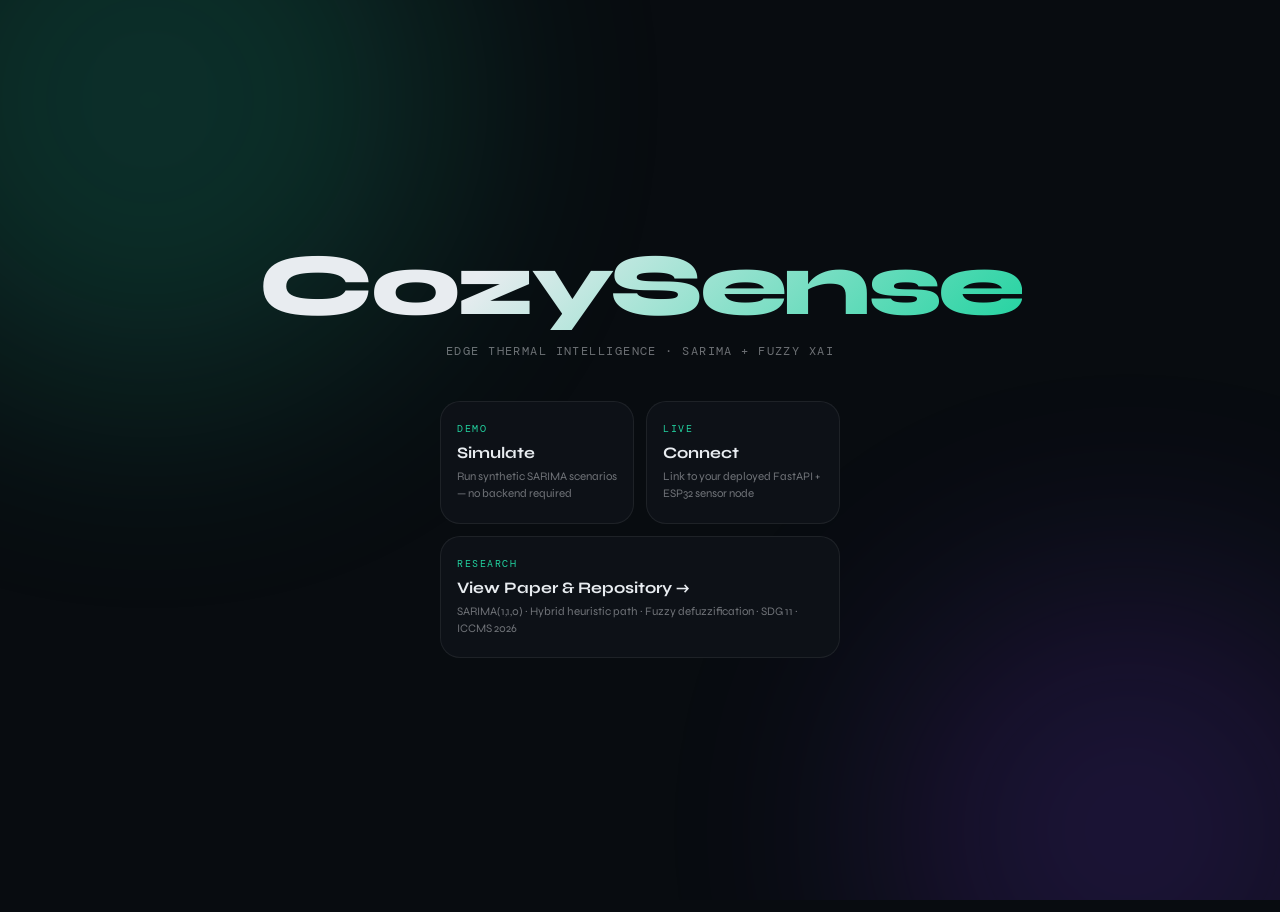
<file: index(3).html>
<!DOCTYPE html>
<html lang="en">
<head>
  <meta charset="UTF-8" />
  <meta name="viewport" content="width=device-width, initial-scale=1.0, maximum-scale=1.0, user-scalable=no" />
  <title>CozySense | Edge Climate Intelligence</title>

  <link rel="preconnect" href="https://fonts.googleapis.com" />
  <link rel="preconnect" href="https://fonts.gstatic.com" crossorigin />
  <link href="https://fonts.googleapis.com/css2?family=DM+Mono:ital,wght@0,300;0,400;0,500;1,300&family=Syne:wght@400;600;700;800&display=swap" rel="stylesheet" />

  <style>
    /* ── DESIGN TOKENS ─────────────────────────────────────── */
    :root {
      --bg:         #080c10;
      --surface:    #0d1117;
      --surface2:   #131820;
      --border:     rgba(255,255,255,0.07);
      --border-hi:  rgba(255,255,255,0.15);
      --text:       #e8ecf0;
      --muted:      rgba(232,236,240,0.45);
      --mono:       'DM Mono', monospace;
      --sans:       'Syne', sans-serif;

      /* Semantic accent (updated by JS) */
      --accent:     #22d3a0;
      --accent-dim: rgba(34,211,160,0.12);

      /* State colours */
      --c-stable:   #22d3a0;   /* teal  */
      --c-warm:     #f59e0b;   /* amber */
      --c-hot:      #10b981;   /* green */
      --c-cold:     #60a5fa;   /* blue  */
      --c-danger:   #f87171;   /* red   */
      --c-econ:     #818cf8;   /* indigo */
    }

    *, *::before, *::after { box-sizing: border-box; margin: 0; padding: 0; }

    html, body {
      width: 100%; height: 100%; min-height: 100dvh;
      background: var(--bg);
      color: var(--text);
      font-family: var(--sans);
      overflow: hidden;
    }

    /* ── AMBIENT BACKGROUND ────────────────────────────────── */
    .ambient {
      position: fixed; inset: 0; z-index: 0; pointer-events: none;
      overflow: hidden;
    }
    .orb {
      position: absolute; border-radius: 50%;
      filter: blur(120px); opacity: 0.18;
      transition: background 2s ease, opacity 2s ease;
    }
    .orb-1 { width: 600px; height: 600px; top: -200px; left: -150px;  background: var(--accent); animation: drift1 25s infinite alternate ease-in-out; }
    .orb-2 { width: 500px; height: 500px; bottom: -180px; right: -100px; background: #7c3aed;       animation: drift2 30s infinite alternate ease-in-out; }
    @keyframes drift1 { to { transform: translate(80px, 60px); } }
    @keyframes drift2 { to { transform: translate(-60px, -80px); } }

    /* ── LAYOUT ────────────────────────────────────────────── */
    #app { position: relative; z-index: 1; height: 100dvh; display: flex; flex-direction: column; }

    /* ── SCREENS ────────────────────────────────────────────── */
    .screen {
      position: absolute; inset: 0;
      display: flex; flex-direction: column;
      align-items: center; justify-content: center;
      transition: opacity 0.5s ease, transform 0.5s ease;
    }
    .screen.hidden { opacity: 0; pointer-events: none; transform: translateY(12px); }

    /* ── ONBOARDING ─────────────────────────────────────────── */
    #screen-onboard { gap: 0; padding: 24px 20px; overflow: hidden; }

    .wordmark {
      font-family: var(--sans);
      font-size: clamp(2.4rem, 11vw, 5.5rem); /* FIX: scales down on narrow mobile */
      font-weight: 800;
      letter-spacing: -0.04em;
      line-height: 1;
      max-width: 90vw;           /* FIX: never bleeds past viewport */
      text-align: center;
      background: linear-gradient(135deg, var(--text) 30%, var(--accent));
      -webkit-background-clip: text;
      -webkit-text-fill-color: transparent;
      background-clip: text;
    }
    .tagline {
      font-family: var(--mono);
      font-size: clamp(0.55rem, 2.2vw, 0.75rem); /* FIX: scales with viewport */
      color: var(--muted);
      letter-spacing: 0.12em;
      text-transform: uppercase;
      margin-top: 12px;
      text-align: center;
      max-width: 88vw;           /* FIX: prevents awkward single-word wrap */
      line-height: 1.6;
    }

    .mode-grid {
      display: grid;
      grid-template-columns: 1fr 1fr;
      gap: 12px;
      margin-top: 40px;
      width: min(400px, 88vw);
    }
    .mode-card {
      background: var(--surface);
      border: 1px solid var(--border);
      border-radius: 20px;
      padding: 20px 16px;
      cursor: pointer;
      transition: border-color 0.2s, background 0.2s, transform 0.15s;
      text-align: left;
    }
    .mode-card:hover { border-color: var(--border-hi); background: var(--surface2); transform: translateY(-2px); }
    .mode-card:active { transform: translateY(0); }
    .mode-card .label {
      font-size: 0.65rem;
      font-family: var(--mono);
      letter-spacing: 0.15em;
      text-transform: uppercase;
      color: var(--accent);
      margin-bottom: 8px;
    }
    .mode-card .title { font-size: 1rem; font-weight: 700; }
    .mode-card .desc  { font-size: 0.72rem; color: var(--muted); margin-top: 6px; line-height: 1.5; }
    .mode-card.full   { grid-column: span 2; }

    /* ── CONFIG MODAL ───────────────────────────────────────── */
    #screen-config { gap: 20px; }
    .config-box {
      background: var(--surface);
      border: 1px solid var(--border);
      border-radius: 24px;
      padding: 32px;
      width: min(420px, 90vw);
    }
    .config-box h2 { font-size: 1.1rem; font-weight: 700; margin-bottom: 6px; }
    .config-box p  { font-size: 0.78rem; color: var(--muted); margin-bottom: 24px; line-height: 1.55; }
    .field-label {
      font-family: var(--mono);
      font-size: 0.65rem;
      letter-spacing: 0.12em;
      text-transform: uppercase;
      color: var(--muted);
      margin-bottom: 8px;
      display: block;
    }
    .field-input {
      width: 100%; background: var(--bg);
      border: 1px solid var(--border);
      border-radius: 12px; padding: 12px 16px;
      color: var(--text); font-family: var(--mono); font-size: 0.85rem;
      outline: none; transition: border-color 0.2s;
    }
    .field-input:focus { border-color: var(--accent); }
    .field-hint { font-size: 0.7rem; color: var(--muted); margin-top: 6px; }
    .btn-primary {
      width: 100%; padding: 14px; border-radius: 14px;
      background: var(--accent); color: #000;
      font-family: var(--sans); font-size: 0.8rem; font-weight: 700;
      letter-spacing: 0.08em; text-transform: uppercase;
      border: none; cursor: pointer; margin-top: 24px;
      transition: opacity 0.2s, transform 0.15s;
    }
    .btn-primary:hover { opacity: 0.88; }
    .btn-primary:active { transform: scale(0.98); }
    .btn-ghost {
      background: none; border: 1px solid var(--border);
      color: var(--muted); width: 100%; padding: 12px;
      border-radius: 14px; font-family: var(--sans); font-size: 0.75rem;
      cursor: pointer; margin-top: 10px;
      transition: border-color 0.2s, color 0.2s;
    }
    .btn-ghost:hover { border-color: var(--border-hi); color: var(--text); }

    /* ── DASHBOARD ──────────────────────────────────────────── */
    #screen-dash {
      justify-content: flex-start;
      padding: 0;
      overflow-y: auto;
      overflow-x: hidden;
    }
    .dash-inner {
      width: min(420px, 100vw);
      padding: 24px 20px 32px;
      margin: 0 auto;
      display: flex;
      flex-direction: column;
      gap: 16px;
      min-height: 100dvh;
    }

    /* Top bar */
    .topbar {
      display: flex; align-items: center; justify-content: space-between;
      padding: 6px 0; gap: 8px;
    }
    .topbar-brand { font-size: 0.88rem; font-weight: 800; letter-spacing: -0.02em; flex-shrink: 0; }
    .mode-badge {
      font-family: var(--mono);
      font-size: 0.58rem;
      letter-spacing: 0.12em;
      text-transform: uppercase;
      padding: 4px 9px;
      border-radius: 100px;
      border: 1px solid var(--border);
      color: var(--muted);
      flex-shrink: 0;
    }
    .mode-badge.live { border-color: var(--accent); color: var(--accent); }
    .topbar-exit {
      background: none; border: none; color: var(--muted); cursor: pointer;
      font-size: 0.7rem; font-family: var(--mono);
      letter-spacing: 0.1em; text-transform: uppercase;
      transition: color 0.2s; padding: 6px;
    }
    .topbar-exit:hover { color: var(--c-danger); }

    /* Status pill */
    .status-pill {
      display: inline-flex; align-items: center; gap: 8px;
      padding: 6px 14px;
      border-radius: 100px;
      border: 1px solid var(--border);
      background: var(--accent-dim);
      font-family: var(--mono);
      font-size: 0.65rem;
      letter-spacing: 0.12em;
      text-transform: uppercase;
      color: var(--accent);
      transition: all 0.4s ease;
      width: fit-content;
    }
    .pill-dot {
      width: 6px; height: 6px; border-radius: 50%;
      background: var(--accent);
      transition: background 0.4s ease;
    }
    .pill-dot.blink { animation: blink 0.8s infinite; }
    @keyframes blink { 0%,100%{opacity:1} 50%{opacity:0.2} }

    /* Main temp card */
    .temp-card {
      background: var(--surface);
      border: 1px solid var(--border);
      border-radius: 24px;
      padding: 20px 16px;
      position: relative;
      overflow: visible;        /* FIX: was 'hidden', clipped large temp number */
      transition: border-color 0.4s ease;
    }
    .temp-card::before {
      content: '';
      position: absolute;
      inset: 0;
      border-radius: 24px;     /* match parent so pseudo-el doesn't bleed */
      background: radial-gradient(ellipse 60% 50% at 80% 20%, var(--accent-dim), transparent);
      pointer-events: none;
      transition: background 0.8s ease;
      overflow: hidden;
    }
    .temp-row {
      display: flex;
      align-items: flex-end;
      gap: 10px;
      flex-wrap: wrap;          /* FIX: wrap on very small screens */
    }
    .temp-big {
      font-size: clamp(3.8rem, 18vw, 5.8rem);  /* FIX: tighter clamp for mobile */
      font-weight: 400;
      letter-spacing: -0.04em;
      line-height: 1;
      font-family: var(--sans);
      transition: color 0.4s ease;
    }
    .temp-unit {
      font-size: 1.5rem;
      color: var(--muted);
      margin-bottom: 8px;
    }
    .trend-badge {
      font-family: var(--mono);
      font-size: 0.65rem;
      letter-spacing: 0.08em;
      padding: 4px 9px;
      border-radius: 8px;
      background: var(--accent-dim);
      color: var(--accent);
      margin-bottom: 8px;
      transition: all 0.4s ease;
      align-self: center;
      white-space: nowrap;      /* FIX: prevent trend text from wrapping */
    }
    .cta-text {
      font-size: 0.8rem;
      line-height: 1.6;
      color: var(--muted);
      margin-top: 14px;
      min-height: 48px;
      transition: opacity 0.3s ease;
    }
    .cta-text.updating { opacity: 0.3; }

    /* Forecast grid */
    .forecast-grid { display: grid; grid-template-columns: 1fr 1fr; gap: 12px; }
    .forecast-card {
      background: var(--surface);
      border: 1px solid var(--border);
      border-radius: 20px;
      padding: 18px 20px;
      transition: border-color 0.3s;
    }
    .forecast-label {
      font-family: var(--mono);
      font-size: 0.6rem;
      letter-spacing: 0.15em;
      text-transform: uppercase;
      color: var(--muted);
      margin-bottom: 8px;
    }
    .forecast-val {
      font-size: 1.6rem;
      font-weight: 600;
      letter-spacing: -0.03em;
      transition: color 0.4s ease;
    }
    .forecast-sub {
      font-family: var(--mono);
      font-size: 0.62rem;
      color: var(--muted);
      margin-top: 4px;
    }

    /* Sparkline chart */
    .chart-card {
      background: var(--surface);
      border: 1px solid var(--border);
      border-radius: 20px;
      padding: 18px 20px;
    }
    .chart-header {
      display: flex; align-items: center; justify-content: space-between;
      margin-bottom: 14px;
    }
    .chart-title {
      font-family: var(--mono);
      font-size: 0.62rem;
      letter-spacing: 0.14em;
      text-transform: uppercase;
      color: var(--muted);
    }
    .chart-range {
      font-family: var(--mono); font-size: 0.62rem; color: var(--muted);
    }
    #sparkline { width: 100%; height: 80px; display: block; }

    /* XAI panel */
    .xai-card {
      background: var(--surface);
      border: 1px solid var(--border);
      border-radius: 20px;
      padding: 20px;
    }
    .xai-header {
      display: flex; align-items: center; gap: 10px; margin-bottom: 14px;
    }
    .xai-icon {
      width: 28px; height: 28px; border-radius: 8px;
      background: var(--accent-dim);
      display: flex; align-items: center; justify-content: center;
      flex-shrink: 0;
    }
    .xai-title {
      font-family: var(--mono);
      font-size: 0.62rem;
      letter-spacing: 0.14em;
      text-transform: uppercase;
      color: var(--muted);
    }
    .mu-bars { display: flex; flex-direction: column; gap: 8px; }
    .mu-row { display: flex; align-items: center; gap: 10px; }
    .mu-label { font-family: var(--mono); font-size: 0.65rem; color: var(--muted); width: 60px; flex-shrink: 0; }
    .mu-track { flex: 1; height: 4px; background: var(--border); border-radius: 100px; overflow: hidden; }
    .mu-fill  { height: 100%; border-radius: 100px; background: var(--accent); transition: width 0.6s ease; }
    .mu-val   { font-family: var(--mono); font-size: 0.62rem; color: var(--muted); width: 36px; text-align: right; }

    /* Demo scenario picker */
    .scenario-row {
      display: flex; gap: 8px; flex-wrap: wrap;
    }
    .scenario-btn {
      font-family: var(--mono);
      font-size: 0.6rem;
      letter-spacing: 0.1em;
      text-transform: uppercase;
      padding: 6px 12px;
      border-radius: 100px;
      border: 1px solid var(--border);
      background: none;
      color: var(--muted);
      cursor: pointer;
      transition: all 0.2s;
    }
    .scenario-btn:hover  { border-color: var(--accent); color: var(--accent); }
    .scenario-btn.active { border-color: var(--accent); color: var(--accent); background: var(--accent-dim); }

    /* Bottom controls */
    .controls {
      display: flex; gap: 10px; padding-top: 4px;
    }
    .ctrl-btn {
      flex: 1; padding: 14px;
      border-radius: 16px;
      border: 1px solid var(--border);
      background: var(--surface);
      color: var(--text);
      font-family: var(--sans); font-size: 0.72rem;
      font-weight: 700; letter-spacing: 0.05em;
      text-transform: uppercase; cursor: pointer;
      transition: all 0.2s;
    }
    .ctrl-btn:hover { border-color: var(--border-hi); }
    .ctrl-btn.danger { color: var(--c-danger); border-color: rgba(248,113,113,0.3); }
    .ctrl-btn.danger:hover { background: rgba(248,113,113,0.08); }

    /* ── ANOMALY FLASH ──────────────────────────────────────── */
    .anomaly-flash {
      position: fixed; inset: 0; z-index: 100;
      background: rgba(245, 158, 11, 0.08);
      pointer-events: none;
      opacity: 0;
      transition: opacity 0.3s ease;
    }
    .anomaly-flash.show { animation: flash-pulse 1.2s ease-in-out; }
    @keyframes flash-pulse {
      0%,100% { opacity: 0; }
      30%      { opacity: 1; }
    }

    /* Loader */
    .loader-ring {
      width: 36px; height: 36px;
      border: 3px solid var(--border);
      border-top-color: var(--accent);
      border-radius: 50%;
      animation: spin 0.9s linear infinite;
    }
    @keyframes spin { to { transform: rotate(360deg); } }

    .boot-state {
      display: flex; flex-direction: column; align-items: center; gap: 14px;
      padding: 40px 0;
    }
    .boot-msg {
      font-family: var(--mono); font-size: 0.65rem;
      letter-spacing: 0.2em; text-transform: uppercase; color: var(--muted);
    }

    /* Responsive */
    @media (max-width: 380px) {
      .temp-big        { font-size: 3.6rem; }
      .dash-inner      { padding: 14px 12px 24px; gap: 12px; }
      .temp-card       { padding: 20px 16px; }
      .forecast-card   { padding: 14px 14px; }
      .forecast-val    { font-size: 1.35rem; }
      .wordmark        { font-size: 2.8rem; }
      .mode-grid       { margin-top: 32px; gap: 10px; }
      .mode-card       { padding: 18px 16px; }
    }
    @media (max-width: 320px) {
      .temp-big        { font-size: 3rem; }
      .temp-unit       { font-size: 1.2rem; }
    }
  </style>
</head>
<body>

<div class="ambient">
  <div class="orb orb-1"></div>
  <div class="orb orb-2"></div>
</div>
<div class="anomaly-flash" id="anomaly-flash"></div>

<div id="app">

  <!-- ═══════════════════════════════ ONBOARDING ══ -->
  <div class="screen" id="screen-onboard">
    <div class="wordmark">CozySense</div>
    <div class="tagline">Edge Thermal Intelligence · SARIMA + Fuzzy XAI</div>

    <div class="mode-grid">
      <div class="mode-card" onclick="enterDemo()">
        <div class="label">Demo</div>
        <div class="title">Simulate</div>
        <div class="desc">Run synthetic SARIMA scenarios — no backend required</div>
      </div>
      <div class="mode-card" onclick="enterConfig()">
        <div class="label">Live</div>
        <div class="title">Connect</div>
        <div class="desc">Link to your deployed FastAPI + ESP32 sensor node</div>
      </div>
      <div class="mode-card full" onclick="window.open('https://github.com/clemweb3/limiting-factor-iot-forecast','_blank')">
        <div class="label">Research</div>
        <div class="title">View Paper & Repository →</div>
        <div class="desc">SARIMA(1,1,0) · Hybrid heuristic path · Fuzzy defuzzification · SDG 11 · ICCMS 2026</div>
      </div>
    </div>
  </div>

  <!-- ═══════════════════════════════ LIVE CONFIG ══ -->
  <div class="screen hidden" id="screen-config">
    <div class="config-box">
      <h2>Connect Live Backend</h2>
      <p>Point to your deployed FastAPI server. The frontend will poll <code style="font-family:var(--mono);font-size:0.8em;color:var(--accent)">/status</code> every 5 seconds.</p>

      <label class="field-label" for="api-url">Backend URL</label>
      <input class="field-input" id="api-url" type="url"
             placeholder="https://your-app.onrender.com"
             value="" />
      <div class="field-hint">Deployed on Render, Railway, or any public host</div>

      <button class="btn-primary" onclick="connectLive()">Connect & Launch</button>
      <button class="btn-ghost"   onclick="goBack()">← Back</button>
    </div>
  </div>

  <!-- ═══════════════════════════════ DASHBOARD ══ -->
  <div class="screen hidden" id="screen-dash">
    <div class="dash-inner">

      <!-- Top bar -->
      <div class="topbar">
        <span class="topbar-brand">CozySense</span>
        <span class="mode-badge" id="mode-badge">DEMO</span>
        <button class="topbar-exit" onclick="exitSession()">Exit</button>
      </div>

      <!-- Status pill -->
      <div>
        <div class="status-pill" id="status-pill">
          <span class="pill-dot" id="pill-dot"></span>
          <span id="pill-text">Initializing</span>
        </div>
      </div>

      <!-- Temp card -->
      <div class="temp-card" id="temp-card">
        <div class="temp-row">
          <div class="temp-big" id="temp-display">--</div>
          <div class="temp-unit">°C</div>
          <div class="trend-badge" id="trend-badge">-- trend</div>
        </div>
        <div class="cta-text" id="cta-text">Waiting for first reading…</div>
      </div>

      <!-- Forecast -->
      <div class="forecast-grid">
        <div class="forecast-card">
          <div class="forecast-label">30 min outlook</div>
          <div class="forecast-val" id="fc-30">--</div>
          <div class="forecast-sub" id="fc-30-delta">--</div>
        </div>
        <div class="forecast-card">
          <div class="forecast-label">60 min outlook</div>
          <div class="forecast-val" id="fc-60">--</div>
          <div class="forecast-sub" id="fc-60-delta">--</div>
        </div>
      </div>

      <!-- Sparkline -->
      <div class="chart-card">
        <div class="chart-header">
          <span class="chart-title">Temperature history</span>
          <span class="chart-range" id="chart-range">-- samples</span>
        </div>
        <svg id="sparkline" viewBox="0 0 380 80" preserveAspectRatio="none"></svg>
      </div>

      <!-- XAI fuzzy panel -->
      <div class="xai-card">
        <div class="xai-header">
          <div class="xai-icon">
            <svg width="14" height="14" viewBox="0 0 24 24" fill="none" stroke="currentColor" stroke-width="2" stroke-linecap="round">
              <path d="M12 2L2 7l10 5 10-5-10-5z"/><path d="M2 17l10 5 10-5"/><path d="M2 12l10 5 10-5"/>
            </svg>
          </div>
          <span class="xai-title">Fuzzy membership · XAI transparency</span>
        </div>
        <div class="mu-bars">
          <div class="mu-row">
            <span class="mu-label">μ Heat</span>
            <div class="mu-track"><div class="mu-fill" id="mu-heat" style="width:0%"></div></div>
            <span class="mu-val" id="mu-heat-val">0.00</span>
          </div>
          <div class="mu-row">
            <span class="mu-label">μ Warm</span>
            <div class="mu-track"><div class="mu-fill" id="mu-warm" style="width:0%;background:var(--c-warm)"></div></div>
            <span class="mu-val" id="mu-warm-val">0.00</span>
          </div>
          <div class="mu-row">
            <span class="mu-label">μ Cold</span>
            <div class="mu-track"><div class="mu-fill" id="mu-cold" style="width:0%;background:var(--c-cold)"></div></div>
            <span class="mu-val" id="mu-cold-val">0.00</span>
          </div>
        </div>
      </div>

      <!-- Demo scenario picker (only in demo mode) -->
      <div id="scenario-panel">
        <div class="chart-title" style="margin-bottom:10px">Inject scenario</div>
        <div class="scenario-row">
          <button class="scenario-btn active" onclick="setScenario('stable')"        id="sc-stable">Stable</button>
          <button class="scenario-btn"        onclick="setScenario('morning_rise')"  id="sc-morning_rise">Morning rise</button>
          <button class="scenario-btn"        onclick="setScenario('thermal_shock')" id="sc-thermal_shock">Thermal shock</button>
          <button class="scenario-btn"        onclick="setScenario('cold_event')"    id="sc-cold_event">Cold event</button>
          <button class="scenario-btn"        onclick="setScenario('proactive')"     id="sc-proactive">Proactive</button>
        </div>
      </div>

      <!-- Controls -->
      <div class="controls">
        <button class="ctrl-btn" id="pause-btn" onclick="togglePause()">Pause</button>
        <button class="ctrl-btn danger"          onclick="exitSession()">Exit</button>
      </div>

    </div>
  </div><!-- /screen-dash -->

</div><!-- /app -->

<script>
/* ─────────────────────────────────────────────────────────
   CozySense Frontend Engine v3
   Handles: Demo mode (in-browser SARIMA simulation),
            Live mode (polls /status from external FastAPI),
            Fuzzy membership display, sparkline chart,
            Anomaly state management, theme transitions
   ───────────────────────────────────────────────────────── */

// ── STATE ─────────────────────────────────────────────────
const State = {
  mode:           null,    // 'demo' | 'live'
  apiUrl:         '',
  paused:         false,
  scenario:       'stable',
  interval:       null,
  history:        [],       // {temp, p30, p60, state, cmd, cta, ts}[]
  lastAnomaly:    null,
  anomalyCounter: 0,
  ANOMALY_COOLDOWN: 5,

  // Demo-mode SARIMA approximation state
  demo: {
    step:       0,
    base:       25.0,
    window:     [],
    WARM_THRESHOLD: 27.0,
    HOT_LIMIT:      30.0,
    COLD_VALLEY:    18.0,
    SPIKE_HEAT:     1.5,
    SPIKE_COLD:    -2.0,
    ANOMALY_COOLDOWN_SAMPLES: 5,
    _anomalyActive:  false,
    _anomalyType:    null,
    _cooldownCount:  0,
  }
};

// ── SCENARIO DEFINITIONS ──────────────────────────────────
const SCENARIOS = {
  stable:        { base: 25.0, amp: 1.2, freq: 0.08, noise: 0.25, hum: 60 },
  morning_rise:  { base: 22.0, amp: 4.0, freq: 0.04, noise: 0.4,  hum: 65 },
  thermal_shock: { base: 25.0, amp: 0.5, freq: 0.05, noise: 0.2,  hum: 55, shock: true },
  cold_event:    { base: 17.0, amp: 0.8, freq: 0.06, noise: 0.35, hum: 72 },
  proactive:     { base: 27.8, amp: 1.5, freq: 0.07, noise: 0.2,  hum: 58 },
};

// ── NAVIGATION ────────────────────────────────────────────
function show(id) {
  document.querySelectorAll('.screen').forEach(s => {
    s.classList.toggle('hidden', s.id !== id);
  });
}

function enterDemo() {
  State.mode = 'demo';
  resetDemoState();
  document.getElementById('mode-badge').textContent = 'DEMO';
  document.getElementById('mode-badge').classList.remove('live');
  document.getElementById('scenario-panel').style.display = '';
  show('screen-dash');
  startPolling();
}

function enterConfig() {
  show('screen-config');
}

function connectLive() {
  const url = document.getElementById('api-url').value.trim().replace(/\/$/, '');
  if (!url) { alert('Please enter a backend URL.'); return; }
  State.mode   = 'live';
  State.apiUrl = url;
  document.getElementById('mode-badge').textContent = 'LIVE';
  document.getElementById('mode-badge').classList.add('live');
  document.getElementById('scenario-panel').style.display = 'none';
  show('screen-dash');
  startPolling();
}

function goBack() { show('screen-onboard'); }

function exitSession() {
  stopPolling();
  resetDemoState();
  State.history = [];
  show('screen-onboard');
  setTheme('stable');
  document.getElementById('temp-display').textContent = '--';
  document.getElementById('cta-text').textContent = 'Waiting for first reading…';
  document.getElementById('pill-text').textContent = 'Initializing';
  clearSparkline();
}

// ── POLLING ───────────────────────────────────────────────
function startPolling() {
  stopPolling();
  tick(); // immediate first tick
  State.interval = setInterval(tick, State.mode === 'demo' ? 3000 : 5000);
}

function stopPolling() {
  if (State.interval) { clearInterval(State.interval); State.interval = null; }
}

function togglePause() {
  State.paused = !State.paused;
  const btn = document.getElementById('pause-btn');
  btn.textContent = State.paused ? 'Resume' : 'Pause';
  if (!State.paused) tick();
}

async function tick() {
  if (State.paused) return;
  try {
    if (State.mode === 'demo') {
      const reading = generateDemoReading();
      applyReading(reading);
    } else {
      const res  = await fetch(`${State.apiUrl}/status`, { cache: 'no-store' });
      if (!res.ok) throw new Error(`HTTP ${res.status}`);
      const data = await res.json();
      if (data.status === 'no_data') return;
      applyReading({
        temp:  data.temperature,
        p30:   data.forecast_30m,
        p60:   data.forecast_60m,
        state: data.state,
        cmd:   data.command,
        cta:   data.cta,
        trend: data.trend,
      });
      // Also fetch history for sparkline
      fetchHistory();
    }
  } catch(e) {
    console.warn('[CozySense] Poll error:', e.message);
    document.getElementById('pill-text').textContent = 'Reconnecting…';
  }
}

async function fetchHistory() {
  try {
    const res  = await fetch(`${State.apiUrl}/history?limit=20`, { cache: 'no-store' });
    const data = await res.json();
    if (Array.isArray(data)) {
      const histTemps = data.map(r => r.temperature);
      drawSparkline(histTemps);
      document.getElementById('chart-range').textContent = `${histTemps.length} samples`;
    }
  } catch(e) { /* silent */ }
}

// ── DEMO SARIMA SIMULATION ────────────────────────────────
// Approximates SARIMA(1,1,0) s=288 behaviour:
//   - Diurnal sine wave as seasonal component
//   - AR(1) smoothing on the residual
//   - Heuristic spike detection (mirrors Python logic exactly)

function resetDemoState() {
  const d = State.demo;
  d.step = 0;
  d.window = [];
  d._anomalyActive  = false;
  d._anomalyType    = null;
  d._cooldownCount  = 0;
}

function randn() {
  // Box-Muller transform for Gaussian noise
  const u = 1 - Math.random();
  const v = Math.random();
  return Math.sqrt(-2.0 * Math.log(u)) * Math.cos(2.0 * Math.PI * v);
}

function generateDemoReading() {
  const d   = State.demo;
  const sc  = SCENARIOS[State.scenario];
  d.step++;

  // Seasonal component (diurnal)
  const seasonal = sc.amp * Math.sin(sc.freq * d.step + (State.scenario === 'morning_rise' ? -1.0 : 0));

  // Thermal shock injection (thermal_shock scenario: spike at step 8)
  let shock = 0;
  if (sc.shock && d.step % 20 === 8) shock = 2.5;

  // Gaussian sensor noise
  const noise = randn() * sc.noise;

  const currentTemp = parseFloat((sc.base + seasonal + shock + noise).toFixed(2));
  const clampedTemp = Math.max(10, Math.min(45, currentTemp));

  // Sliding window (mirrors Python deque maxlen=10)
  d.window.push(clampedTemp);
  if (d.window.length > 10) d.window.shift();

  // ── SARIMA-style persistence forecast (Path A simplified) ──
  // Use AR(1) extrapolation: p(t+n) ≈ current + n * slope
  let p30 = clampedTemp;
  let p60 = clampedTemp;
  if (d.window.length >= 4) {
    const recent = d.window.slice(-4);
    const slope  = (recent[recent.length-1] - recent[0]) / (recent.length - 1);
    // 30 min = 6 samples × slope; 60 min = 12 samples × slope
    p30 = parseFloat((clampedTemp + 6  * slope * 0.6).toFixed(2));
    p60 = parseFloat((clampedTemp + 12 * slope * 0.6).toFixed(2));
  }

  // ── Spike detection (mirrors Python _detect_spike exactly) ──
  let spikeDir = null, spikeMu = 0;
  if (d.window.length >= 6) {
    const earlyMean  = (d.window[0] + d.window[1] + d.window[2]) / 3;
    const recentMean = (d.window[d.window.length-3] + d.window[d.window.length-2] + d.window[d.window.length-1]) / 3;
    const delta      = recentMean - earlyMean;

    if (delta > d.SPIKE_HEAT) {
      spikeDir = 'HEAT';
      const critical = d.SPIKE_HEAT * 2;
      spikeMu  = Math.min(1, (delta - d.SPIKE_HEAT) / (critical - d.SPIKE_HEAT));
      const biasScale = Math.min(delta / d.SPIKE_HEAT, 2.0);
      p30 += parseFloat((2.0 * biasScale).toFixed(2));
      p60 += parseFloat((4.0 * biasScale).toFixed(2));
    } else if (delta < d.SPIKE_COLD) {
      spikeDir = 'COLD';
      const critical = d.SPIKE_COLD * 2;
      spikeMu  = Math.min(1, (Math.abs(delta) - Math.abs(d.SPIKE_COLD)) / (Math.abs(critical) - Math.abs(d.SPIKE_COLD)));
      const biasScale = Math.min(Math.abs(delta) / Math.abs(d.SPIKE_COLD), 2.0);
      p30 -= parseFloat((2.0 * biasScale).toFixed(2));
      p60 -= parseFloat((4.0 * biasScale).toFixed(2));
    }
  }

  // ── Cooldown tick ──────────────────────────────────────
  if (d._cooldownCount > 0) {
    d._cooldownCount--;
    if (d._cooldownCount === 0) { d._anomalyActive = false; d._anomalyType = null; }
  }

  // ── Fuzzy inference ────────────────────────────────────
  let cmd = 'RED_ON', state = 'STABLE', cta = '';

  // Priority 1: Anomaly
  if (spikeDir && !d._anomalyActive) {
    d._anomalyActive  = true;
    d._anomalyType    = spikeDir;
    d._cooldownCount  = d.ANOMALY_COOLDOWN_SAMPLES;
  }
  if (d._anomalyActive) {
    if (d._anomalyType === 'HEAT') {
      cmd = 'YELLOW_BLINK'; state = 'ANOMALY_HEAT';
      cta = spikeMu >= 0.8 ? 'CRITICAL: Extreme thermal surge. Maximum cooling override engaged.'
          : spikeMu >= 0.4 ? 'Significant heat rise in progress. Proactive cooling intensified.'
          :                  'Thermal drift upward detected. Monitoring set points.';
    } else {
      cmd = 'BLUE_BLINK'; state = 'ANOMALY_COLD';
      cta = spikeMu >= 0.8 ? 'CRITICAL: Rapid temperature drop. Heating systems prioritised.'
          : spikeMu >= 0.4 ? 'Unusual cooling event in progress. Conserving heat proactively.'
          :                  'Mild decrease noted. Adjusting energy protocols.';
    }
  } else {
    // Priority 2: Active cooling
    const muHeat = clampedTemp >= d.HOT_LIMIT ? 1.0
        : clampedTemp <= d.WARM_THRESHOLD ? 0.0
        : (clampedTemp - d.WARM_THRESHOLD) / (d.HOT_LIMIT - d.WARM_THRESHOLD);

    if (muHeat >= 1.0) {
      cmd = 'GREEN_ON'; state = 'ACTIVE_COOLING';
      cta = 'Comfort threshold breached. Active cooling engaged.';
    } else {
      const muP30 = p30 >= d.HOT_LIMIT ? 1.0
          : p30 <= d.WARM_THRESHOLD ? 0.0
          : (p30 - d.WARM_THRESHOLD) / (d.HOT_LIMIT - d.WARM_THRESHOLD);

      // Priority 3: Proactive
      if (muP30 > 0.4) {
        cmd = 'YELLOW_BLINK'; state = 'PROACTIVE_PREP';
        cta = `Warming trend forecasted (Confidence: ${(muP30*100).toFixed(0)}%). Pre-cooling in ~20 min.`;
      // Priority 4: Economy
      } else if (clampedTemp <= d.COLD_VALLEY) {
        cmd = 'BLUE_ON'; state = 'ECONOMY_MODE';
        cta = 'Ambient temperature is low. Appliances suspended for energy savings.';
      // Priority 5: Stable
      } else {
        const stable = [
          'Environment is stable. Monitoring diurnal baseline.',
          'Thermal equilibrium maintained. SARIMA tracking background fluctuations.',
          'All parameters nominal. System in predictive watch-mode.'
        ];
        cta = stable[d.step % stable.length];
      }
    }
  }

  return { temp: clampedTemp, p30, p60, state, cmd, cta, trend: p30 > clampedTemp ? 'rising' : 'cooling' };
}

// ── APPLY READING → UI ────────────────────────────────────
function applyReading(r) {
  // Push to history
  State.history.push({ ...r, ts: Date.now() });
  if (State.history.length > 40) State.history.shift();

  // Theme
  setTheme(r.state, r.cmd);

  // Anomaly flash
  if (r.state.includes('ANOMALY') && State.lastAnomaly !== r.state) {
    triggerAnomalyFlash(r.state);
  }
  State.lastAnomaly = r.state.includes('ANOMALY') ? r.state : null;

  // Temp display
  document.getElementById('temp-display').textContent = r.temp.toFixed(1);

  // CTA
  const ctaEl = document.getElementById('cta-text');
  ctaEl.classList.add('updating');
  setTimeout(() => {
    ctaEl.textContent = r.cta;
    ctaEl.classList.remove('updating');
  }, 150);

  // Trend badge
  const trendEl = document.getElementById('trend-badge');
  trendEl.textContent = r.trend === 'rising' ? '▲ rising' : '▼ cooling';

  // Forecasts
  document.getElementById('fc-30').textContent = r.p30.toFixed(1) + '°';
  document.getElementById('fc-60').textContent = r.p60.toFixed(1) + '°';
  const d30 = (r.p30 - r.temp).toFixed(2);
  const d60 = (r.p60 - r.temp).toFixed(2);
  document.getElementById('fc-30-delta').textContent = (d30 >= 0 ? '+' : '') + d30 + '°C Δ';
  document.getElementById('fc-60-delta').textContent = (d60 >= 0 ? '+' : '') + d60 + '°C Δ';

  // Fuzzy membership bars
  updateMuBars(r.temp, r.p30);

  // Sparkline (demo uses internal history)
  if (State.mode === 'demo') {
    const temps = State.history.map(h => h.temp);
    drawSparkline(temps);
    document.getElementById('chart-range').textContent = `${temps.length} samples`;
  }

  // Status pill
  updatePill(r.state, r.cmd);
}

// ── THEME SYSTEM ──────────────────────────────────────────
const THEMES = {
  STABLE:        { accent: '#22d3a0', dim: 'rgba(34,211,160,0.12)'  },
  PROACTIVE_PREP:{ accent: '#f59e0b', dim: 'rgba(245,158,11,0.12)'  },
  ACTIVE_COOLING:{ accent: '#10b981', dim: 'rgba(16,185,129,0.12)'  },
  ANOMALY_HEAT:  { accent: '#fb923c', dim: 'rgba(251,146,60,0.14)'  },
  ANOMALY_COLD:  { accent: '#60a5fa', dim: 'rgba(96,165,250,0.12)'  },
  ECONOMY_MODE:  { accent: '#818cf8', dim: 'rgba(129,140,248,0.12)' },
};

function setTheme(state) {
  const key   = Object.keys(THEMES).find(k => state.includes(k)) || 'STABLE';
  const theme = THEMES[key];
  document.documentElement.style.setProperty('--accent',     theme.accent);
  document.documentElement.style.setProperty('--accent-dim', theme.dim);
  document.querySelector('.orb-1').style.background = theme.accent;
}

function updatePill(state, cmd) {
  const label = state.replace(/_/g, ' ');
  document.getElementById('pill-text').textContent = label;
  const dot = document.getElementById('pill-dot');
  dot.classList.toggle('blink', cmd.includes('BLINK'));
}

// ── ANOMALY FLASH ─────────────────────────────────────────
function triggerAnomalyFlash(state) {
  const el    = document.getElementById('anomaly-flash');
  const color = state.includes('COLD') ? 'rgba(96,165,250,0.1)' : 'rgba(251,146,60,0.1)';
  el.style.background = color;
  el.classList.remove('show');
  void el.offsetWidth; // force reflow
  el.classList.add('show');
  setTimeout(() => el.classList.remove('show'), 1400);
}

// ── FUZZY MEMBERSHIP BARS ─────────────────────────────────
const WARM_THRESHOLD = 27.0;
const HOT_LIMIT      = 30.0;
const COLD_VALLEY    = 18.0;
const STABLE_COMFORT = 24.0;

function muHeat(t) {
  if (t <= WARM_THRESHOLD) return 0;
  if (t >= HOT_LIMIT)      return 1;
  return (t - WARM_THRESHOLD) / (HOT_LIMIT - WARM_THRESHOLD);
}
function muWarm(t) {
  if (t <= STABLE_COMFORT) return 0;
  if (t >= WARM_THRESHOLD) return 1;
  return (t - STABLE_COMFORT) / (WARM_THRESHOLD - STABLE_COMFORT);
}
function muCold(t) {
  if (t <= COLD_VALLEY)    return 1;
  if (t >= STABLE_COMFORT) return 0;
  return (STABLE_COMFORT - t) / (STABLE_COMFORT - COLD_VALLEY);
}

function updateMuBars(temp, p30) {
  const mh = muHeat(temp);
  const mw = muWarm(temp);
  const mc = muCold(temp);

  document.getElementById('mu-heat').style.width     = (mh * 100).toFixed(1) + '%';
  document.getElementById('mu-heat-val').textContent = mh.toFixed(2);
  document.getElementById('mu-warm').style.width     = (mw * 100).toFixed(1) + '%';
  document.getElementById('mu-warm-val').textContent = mw.toFixed(2);
  document.getElementById('mu-cold').style.width     = (mc * 100).toFixed(1) + '%';
  document.getElementById('mu-cold-val').textContent = mc.toFixed(2);
}

// ── SPARKLINE ─────────────────────────────────────────────
function drawSparkline(temps) {
  const svg = document.getElementById('sparkline');
  if (!temps || temps.length < 2) return;
  const W = 380, H = 80, PAD = 4;
  const min = Math.min(...temps) - 0.5;
  const max = Math.max(...temps) + 0.5;
  const range = max - min || 1;

  const pts = temps.map((t, i) => {
    const x = PAD + (i / (temps.length - 1)) * (W - PAD * 2);
    const y = H - PAD - ((t - min) / range) * (H - PAD * 2);
    return `${x.toFixed(1)},${y.toFixed(1)}`;
  });

  // Area fill path
  const first = pts[0].split(',');
  const last  = pts[pts.length - 1].split(',');
  const areaPath = `M${first[0]},${H} L${pts.join(' L')} L${last[0]},${H} Z`;

  const accent = getComputedStyle(document.documentElement).getPropertyValue('--accent').trim();

  svg.innerHTML = `
    <defs>
      <linearGradient id="sg" x1="0" y1="0" x2="0" y2="1">
        <stop offset="0%"   stop-color="${accent}" stop-opacity="0.3"/>
        <stop offset="100%" stop-color="${accent}" stop-opacity="0.02"/>
      </linearGradient>
    </defs>
    <path d="${areaPath}" fill="url(#sg)" />
    <polyline points="${pts.join(' ')}" fill="none"
              stroke="${accent}" stroke-width="1.5"
              stroke-linecap="round" stroke-linejoin="round"/>
    <circle cx="${last[0]}" cy="${last[1]}" r="3" fill="${accent}"/>
  `;
}

function clearSparkline() {
  document.getElementById('sparkline').innerHTML = '';
}

// ── SCENARIO SWITCHER ─────────────────────────────────────
function setScenario(name) {
  State.scenario = name;
  resetDemoState();
  State.history  = [];
  clearSparkline();

  document.querySelectorAll('.scenario-btn').forEach(b => b.classList.remove('active'));
  const btn = document.getElementById('sc-' + name);
  if (btn) btn.classList.add('active');
}
</script>
</body>
</html>
</file>
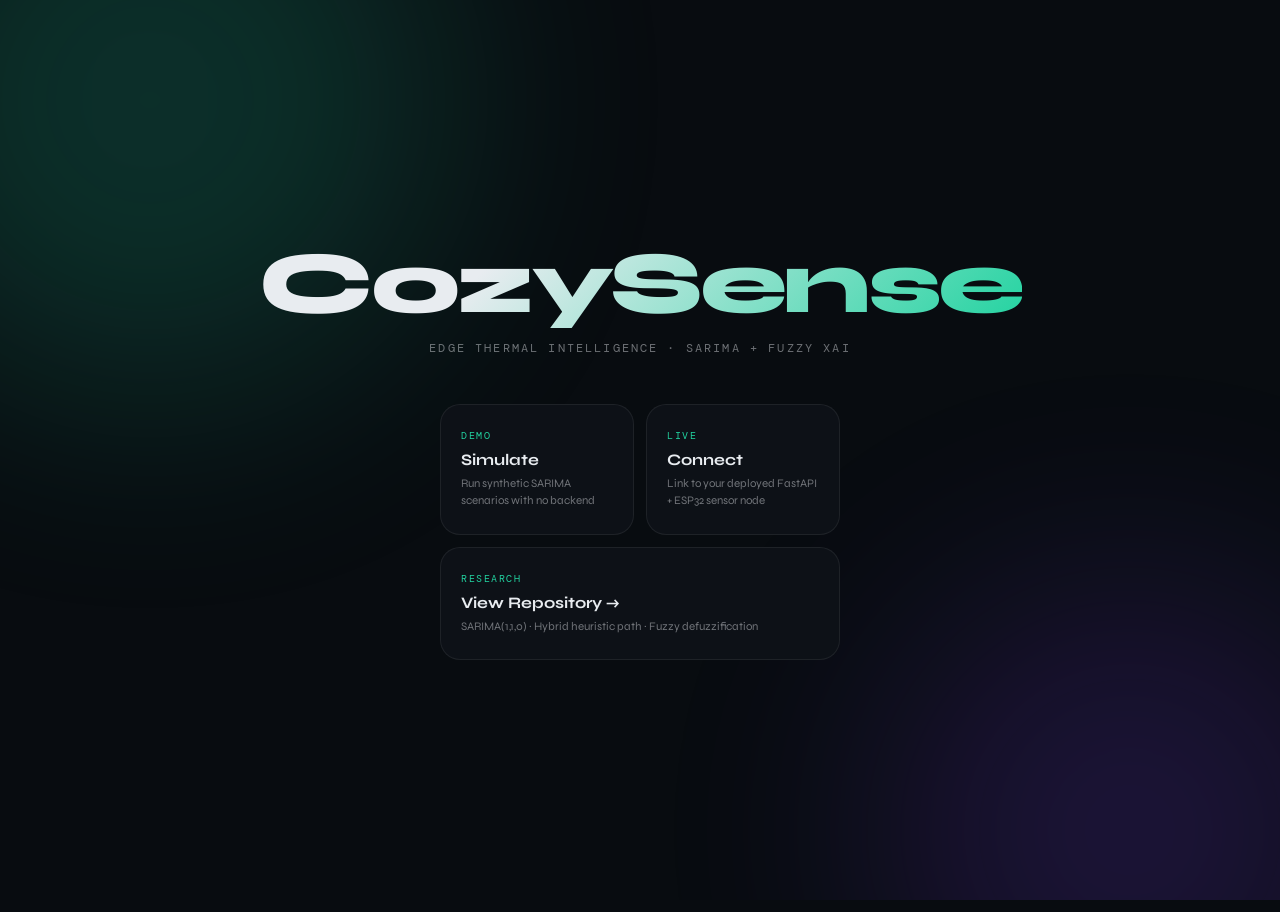
<file: app/static/index(1).html>
<!DOCTYPE html>
<html lang="en">
<head>
  <meta charset="UTF-8" />
  <meta name="viewport" content="width=device-width, initial-scale=1.0, maximum-scale=1.0, user-scalable=no" />
  <title>CozySense | Edge Climate Intelligence</title>

  <link rel="preconnect" href="https://fonts.googleapis.com" />
  <link rel="preconnect" href="https://fonts.gstatic.com" crossorigin />
  <link href="https://fonts.googleapis.com/css2?family=DM+Mono:ital,wght@0,300;0,400;0,500;1,300&family=Syne:wght@400;600;700;800&display=swap" rel="stylesheet" />

  <style>
    /* ── DESIGN TOKENS ─────────────────────────────────────── */
    :root {
      --bg:         #080c10;
      --surface:    #0d1117;
      --surface2:   #131820;
      --border:     rgba(255,255,255,0.07);
      --border-hi:  rgba(255,255,255,0.15);
      --text:       #e8ecf0;
      --muted:      rgba(232,236,240,0.45);
      --mono:       'DM Mono', monospace;
      --sans:       'Syne', sans-serif;

      /* Semantic accent (updated by JS) */
      --accent:     #22d3a0;
      --accent-dim: rgba(34,211,160,0.12);

      /* State colours */
      --c-stable:   #22d3a0;   /* teal  */
      --c-warm:     #f59e0b;   /* amber */
      --c-hot:      #10b981;   /* green */
      --c-cold:     #60a5fa;   /* blue  */
      --c-danger:   #f87171;   /* red   */
      --c-econ:     #818cf8;   /* indigo */
    }

    *, *::before, *::after { box-sizing: border-box; margin: 0; padding: 0; }

    html, body {
      width: 100%; height: 100%; min-height: 100dvh;
      background: var(--bg);
      color: var(--text);
      font-family: var(--sans);
      overflow: hidden;
    }

    /* ── AMBIENT BACKGROUND ────────────────────────────────── */
    .ambient {
      position: fixed; inset: 0; z-index: 0; pointer-events: none;
      overflow: hidden;
    }
    .orb {
      position: absolute; border-radius: 50%;
      filter: blur(120px); opacity: 0.18;
      transition: background 2s ease, opacity 2s ease;
    }
    .orb-1 { width: 600px; height: 600px; top: -200px; left: -150px;  background: var(--accent); animation: drift1 25s infinite alternate ease-in-out; }
    .orb-2 { width: 500px; height: 500px; bottom: -180px; right: -100px; background: #7c3aed;       animation: drift2 30s infinite alternate ease-in-out; }
    @keyframes drift1 { to { transform: translate(80px, 60px); } }
    @keyframes drift2 { to { transform: translate(-60px, -80px); } }

    /* ── LAYOUT ────────────────────────────────────────────── */
    #app { position: relative; z-index: 1; height: 100dvh; display: flex; flex-direction: column; }

    /* ── SCREENS ────────────────────────────────────────────── */
    .screen {
      position: absolute; inset: 0;
      display: flex; flex-direction: column;
      align-items: center; justify-content: center;
      transition: opacity 0.5s ease, transform 0.5s ease;
    }
    .screen.hidden { opacity: 0; pointer-events: none; transform: translateY(12px); }

    /* ── ONBOARDING ─────────────────────────────────────────── */
    #screen-onboard { gap: 0; }

    .wordmark {
      font-family: var(--sans);
      font-size: clamp(3rem, 8vw, 5.5rem);
      font-weight: 800;
      letter-spacing: -0.04em;
      line-height: 1;
      background: linear-gradient(135deg, var(--text) 30%, var(--accent));
      -webkit-background-clip: text;
      -webkit-text-fill-color: transparent;
      background-clip: text;
    }
    .tagline {
      font-family: var(--mono);
      font-size: 0.75rem;
      color: var(--muted);
      letter-spacing: 0.18em;
      text-transform: uppercase;
      margin-top: 12px;
    }

    .mode-grid {
      display: grid;
      grid-template-columns: 1fr 1fr;
      gap: 12px;
      margin-top: 48px;
      width: min(400px, 90vw);
    }
    .mode-card {
      background: var(--surface);
      border: 1px solid var(--border);
      border-radius: 20px;
      padding: 24px 20px;
      cursor: pointer;
      transition: border-color 0.2s, background 0.2s, transform 0.15s;
      text-align: left;
    }
    .mode-card:hover { border-color: var(--border-hi); background: var(--surface2); transform: translateY(-2px); }
    .mode-card:active { transform: translateY(0); }
    .mode-card .label {
      font-size: 0.65rem;
      font-family: var(--mono);
      letter-spacing: 0.15em;
      text-transform: uppercase;
      color: var(--accent);
      margin-bottom: 8px;
    }
    .mode-card .title { font-size: 1rem; font-weight: 700; }
    .mode-card .desc  { font-size: 0.72rem; color: var(--muted); margin-top: 6px; line-height: 1.5; }
    .mode-card.full   { grid-column: span 2; }

    /* ── CONFIG MODAL ───────────────────────────────────────── */
    #screen-config { gap: 20px; }
    .config-box {
      background: var(--surface);
      border: 1px solid var(--border);
      border-radius: 24px;
      padding: 32px;
      width: min(420px, 90vw);
    }
    .config-box h2 { font-size: 1.1rem; font-weight: 700; margin-bottom: 6px; }
    .config-box p  { font-size: 0.78rem; color: var(--muted); margin-bottom: 24px; line-height: 1.55; }
    .field-label {
      font-family: var(--mono);
      font-size: 0.65rem;
      letter-spacing: 0.12em;
      text-transform: uppercase;
      color: var(--muted);
      margin-bottom: 8px;
      display: block;
    }
    .field-input {
      width: 100%; background: var(--bg);
      border: 1px solid var(--border);
      border-radius: 12px; padding: 12px 16px;
      color: var(--text); font-family: var(--mono); font-size: 0.85rem;
      outline: none; transition: border-color 0.2s;
    }
    .field-input:focus { border-color: var(--accent); }
    .field-hint { font-size: 0.7rem; color: var(--muted); margin-top: 6px; }
    .btn-primary {
      width: 100%; padding: 14px; border-radius: 14px;
      background: var(--accent); color: #000;
      font-family: var(--sans); font-size: 0.8rem; font-weight: 700;
      letter-spacing: 0.08em; text-transform: uppercase;
      border: none; cursor: pointer; margin-top: 24px;
      transition: opacity 0.2s, transform 0.15s;
    }
    .btn-primary:hover { opacity: 0.88; }
    .btn-primary:active { transform: scale(0.98); }
    .btn-ghost {
      background: none; border: 1px solid var(--border);
      color: var(--muted); width: 100%; padding: 12px;
      border-radius: 14px; font-family: var(--sans); font-size: 0.75rem;
      cursor: pointer; margin-top: 10px;
      transition: border-color 0.2s, color 0.2s;
    }
    .btn-ghost:hover { border-color: var(--border-hi); color: var(--text); }

    /* ── DASHBOARD ──────────────────────────────────────────── */
    #screen-dash {
      justify-content: flex-start;
      padding: 0;
      overflow-y: auto;
      overflow-x: hidden;
    }
    .dash-inner {
      width: min(420px, 100vw);
      padding: 24px 20px 32px;
      margin: 0 auto;
      display: flex;
      flex-direction: column;
      gap: 16px;
      min-height: 100dvh;
    }

    /* Top bar */
    .topbar {
      display: flex; align-items: center; justify-content: space-between;
      padding: 8px 0;
    }
    .topbar-brand { font-size: 0.9rem; font-weight: 800; letter-spacing: -0.02em; }
    .mode-badge {
      font-family: var(--mono);
      font-size: 0.6rem;
      letter-spacing: 0.15em;
      text-transform: uppercase;
      padding: 4px 10px;
      border-radius: 100px;
      border: 1px solid var(--border);
      color: var(--muted);
    }
    .mode-badge.live { border-color: var(--accent); color: var(--accent); }
    .topbar-exit {
      background: none; border: none; color: var(--muted); cursor: pointer;
      font-size: 0.7rem; font-family: var(--mono);
      letter-spacing: 0.1em; text-transform: uppercase;
      transition: color 0.2s; padding: 6px;
    }
    .topbar-exit:hover { color: var(--c-danger); }

    /* Status pill */
    .status-pill {
      display: inline-flex; align-items: center; gap: 8px;
      padding: 6px 14px;
      border-radius: 100px;
      border: 1px solid var(--border);
      background: var(--accent-dim);
      font-family: var(--mono);
      font-size: 0.65rem;
      letter-spacing: 0.12em;
      text-transform: uppercase;
      color: var(--accent);
      transition: all 0.4s ease;
      width: fit-content;
    }
    .pill-dot {
      width: 6px; height: 6px; border-radius: 50%;
      background: var(--accent);
      transition: background 0.4s ease;
    }
    .pill-dot.blink { animation: blink 0.8s infinite; }
    @keyframes blink { 0%,100%{opacity:1} 50%{opacity:0.2} }

    /* Main temp card */
    .temp-card {
      background: var(--surface);
      border: 1px solid var(--border);
      border-radius: 28px;
      padding: 32px 28px;
      position: relative;
      overflow: hidden;
      transition: border-color 0.4s ease;
    }
    .temp-card::before {
      content: '';
      position: absolute;
      inset: 0;
      background: radial-gradient(ellipse 60% 50% at 80% 20%, var(--accent-dim), transparent);
      pointer-events: none;
      transition: background 0.8s ease;
    }
    .temp-row { display: flex; align-items: flex-end; gap: 16px; }
    .temp-big {
      font-size: clamp(4.5rem, 16vw, 6.5rem);
      font-weight: 400;
      letter-spacing: -0.04em;
      line-height: 1;
      font-family: var(--sans);
      transition: color 0.4s ease;
    }
    .temp-unit { font-size: 1.8rem; color: var(--muted); margin-bottom: 12px; }
    .trend-badge {
      font-family: var(--mono);
      font-size: 0.68rem;
      letter-spacing: 0.1em;
      padding: 4px 10px;
      border-radius: 8px;
      background: var(--accent-dim);
      color: var(--accent);
      margin-bottom: 14px;
      transition: all 0.4s ease;
      align-self: center;
    }
    .cta-text {
      font-size: 0.82rem;
      line-height: 1.6;
      color: var(--muted);
      margin-top: 16px;
      min-height: 52px;
      transition: opacity 0.3s ease;
    }
    .cta-text.updating { opacity: 0.3; }

    /* Forecast grid */
    .forecast-grid { display: grid; grid-template-columns: 1fr 1fr; gap: 12px; }
    .forecast-card {
      background: var(--surface);
      border: 1px solid var(--border);
      border-radius: 20px;
      padding: 18px 20px;
      transition: border-color 0.3s;
    }
    .forecast-label {
      font-family: var(--mono);
      font-size: 0.6rem;
      letter-spacing: 0.15em;
      text-transform: uppercase;
      color: var(--muted);
      margin-bottom: 8px;
    }
    .forecast-val {
      font-size: 1.6rem;
      font-weight: 600;
      letter-spacing: -0.03em;
      transition: color 0.4s ease;
    }
    .forecast-sub {
      font-family: var(--mono);
      font-size: 0.62rem;
      color: var(--muted);
      margin-top: 4px;
    }

    /* Sparkline chart */
    .chart-card {
      background: var(--surface);
      border: 1px solid var(--border);
      border-radius: 20px;
      padding: 18px 20px;
    }
    .chart-header {
      display: flex; align-items: center; justify-content: space-between;
      margin-bottom: 14px;
    }
    .chart-title {
      font-family: var(--mono);
      font-size: 0.62rem;
      letter-spacing: 0.14em;
      text-transform: uppercase;
      color: var(--muted);
    }
    .chart-range {
      font-family: var(--mono); font-size: 0.62rem; color: var(--muted);
    }
    #sparkline { width: 100%; height: 80px; display: block; }

    /* XAI panel */
    .xai-card {
      background: var(--surface);
      border: 1px solid var(--border);
      border-radius: 20px;
      padding: 20px;
    }
    .xai-header {
      display: flex; align-items: center; gap: 10px; margin-bottom: 14px;
    }
    .xai-icon {
      width: 28px; height: 28px; border-radius: 8px;
      background: var(--accent-dim);
      display: flex; align-items: center; justify-content: center;
      flex-shrink: 0;
    }
    .xai-title {
      font-family: var(--mono);
      font-size: 0.62rem;
      letter-spacing: 0.14em;
      text-transform: uppercase;
      color: var(--muted);
    }
    .mu-bars { display: flex; flex-direction: column; gap: 8px; }
    .mu-row { display: flex; align-items: center; gap: 10px; }
    .mu-label { font-family: var(--mono); font-size: 0.65rem; color: var(--muted); width: 60px; flex-shrink: 0; }
    .mu-track { flex: 1; height: 4px; background: var(--border); border-radius: 100px; overflow: hidden; }
    .mu-fill  { height: 100%; border-radius: 100px; background: var(--accent); transition: width 0.6s ease; }
    .mu-val   { font-family: var(--mono); font-size: 0.62rem; color: var(--muted); width: 36px; text-align: right; }

    /* Demo scenario picker */
    .scenario-row {
      display: flex; gap: 8px; flex-wrap: wrap;
    }
    .scenario-btn {
      font-family: var(--mono);
      font-size: 0.6rem;
      letter-spacing: 0.1em;
      text-transform: uppercase;
      padding: 6px 12px;
      border-radius: 100px;
      border: 1px solid var(--border);
      background: none;
      color: var(--muted);
      cursor: pointer;
      transition: all 0.2s;
    }
    .scenario-btn:hover  { border-color: var(--accent); color: var(--accent); }
    .scenario-btn.active { border-color: var(--accent); color: var(--accent); background: var(--accent-dim); }

    /* Bottom controls */
    .controls {
      display: flex; gap: 10px; padding-top: 4px;
    }
    .ctrl-btn {
      flex: 1; padding: 14px;
      border-radius: 16px;
      border: 1px solid var(--border);
      background: var(--surface);
      color: var(--text);
      font-family: var(--sans); font-size: 0.72rem;
      font-weight: 700; letter-spacing: 0.05em;
      text-transform: uppercase; cursor: pointer;
      transition: all 0.2s;
    }
    .ctrl-btn:hover { border-color: var(--border-hi); }
    .ctrl-btn.danger { color: var(--c-danger); border-color: rgba(248,113,113,0.3); }
    .ctrl-btn.danger:hover { background: rgba(248,113,113,0.08); }

    /* ── ANOMALY FLASH ──────────────────────────────────────── */
    .anomaly-flash {
      position: fixed; inset: 0; z-index: 100;
      background: rgba(245, 158, 11, 0.08);
      pointer-events: none;
      opacity: 0;
      transition: opacity 0.3s ease;
    }
    .anomaly-flash.show { animation: flash-pulse 1.2s ease-in-out; }
    @keyframes flash-pulse {
      0%,100% { opacity: 0; }
      30%      { opacity: 1; }
    }

    /* Loader */
    .loader-ring {
      width: 36px; height: 36px;
      border: 3px solid var(--border);
      border-top-color: var(--accent);
      border-radius: 50%;
      animation: spin 0.9s linear infinite;
    }
    @keyframes spin { to { transform: rotate(360deg); } }

    .boot-state {
      display: flex; flex-direction: column; align-items: center; gap: 14px;
      padding: 40px 0;
    }
    .boot-msg {
      font-family: var(--mono); font-size: 0.65rem;
      letter-spacing: 0.2em; text-transform: uppercase; color: var(--muted);
    }

    /* Responsive */
    @media (max-width: 380px) {
      .temp-big { font-size: 4rem; }
      .dash-inner { padding: 16px 14px 28px; }
    }
  </style>
</head>
<body>

<div class="ambient">
  <div class="orb orb-1"></div>
  <div class="orb orb-2"></div>
</div>
<div class="anomaly-flash" id="anomaly-flash"></div>

<div id="app">

  <!-- ═══════════════════════════════ ONBOARDING ══ -->
  <div class="screen" id="screen-onboard">
    <div class="wordmark">CozySense</div>
    <div class="tagline">Edge Thermal Intelligence · SARIMA + Fuzzy XAI</div>

    <div class="mode-grid">
      <div class="mode-card" onclick="enterDemo()">
        <div class="label">Demo</div>
        <div class="title">Simulate</div>
        <div class="desc">Run synthetic SARIMA scenarios with no backend </div>
      </div>
      <div class="mode-card" onclick="enterConfig()">
        <div class="label">Live</div>
        <div class="title">Connect</div>
        <div class="desc">Link to your deployed FastAPI + ESP32 sensor node</div>
      </div>
      <div class="mode-card full" onclick="window.open('https://github.com/clemweb3/limiting-factor-iot-forecast','_blank')">
        <div class="label">Research</div>
        <div class="title">View Repository →</div>
        <div class="desc">SARIMA(1,1,0) · Hybrid heuristic path · Fuzzy defuzzification </div>
      </div>
    </div>
  </div>

  <!-- ═══════════════════════════════ LIVE CONFIG ══ -->
  <div class="screen hidden" id="screen-config">
    <div class="config-box">
      <h2>Connect Live Backend</h2>
      <p>Point to your deployed FastAPI server. The frontend will poll <code style="font-family:var(--mono);font-size:0.8em;color:var(--accent)">/status</code> every 5 seconds.</p>

      <label class="field-label" for="api-url">Backend URL</label>
      <input class="field-input" id="api-url" type="url"
             placeholder="https://your-app.onrender.com"
             value="" />
      <div class="field-hint">Deployed on Render, Railway, or any public host</div>

      <button class="btn-primary" onclick="connectLive()">Connect & Launch</button>
      <button class="btn-ghost"   onclick="goBack()">← Back</button>
    </div>
  </div>

  <!-- ═══════════════════════════════ DASHBOARD ══ -->
  <div class="screen hidden" id="screen-dash">
    <div class="dash-inner">

      <!-- Top bar -->
      <div class="topbar">
        <span class="topbar-brand">CozySense</span>
        <span class="mode-badge" id="mode-badge">DEMO</span>
        <button class="topbar-exit" onclick="exitSession()">Exit</button>
      </div>

      <!-- Status pill -->
      <div>
        <div class="status-pill" id="status-pill">
          <span class="pill-dot" id="pill-dot"></span>
          <span id="pill-text">Initializing</span>
        </div>
      </div>

      <!-- Temp card -->
      <div class="temp-card" id="temp-card">
        <div class="temp-row">
          <div class="temp-big" id="temp-display">--</div>
          <div class="temp-unit">°C</div>
          <div class="trend-badge" id="trend-badge">-- trend</div>
        </div>
        <div class="cta-text" id="cta-text">Waiting for first reading…</div>
      </div>

      <!-- Forecast -->
      <div class="forecast-grid">
        <div class="forecast-card">
          <div class="forecast-label">30 min outlook</div>
          <div class="forecast-val" id="fc-30">--</div>
          <div class="forecast-sub" id="fc-30-delta">--</div>
        </div>
        <div class="forecast-card">
          <div class="forecast-label">60 min outlook</div>
          <div class="forecast-val" id="fc-60">--</div>
          <div class="forecast-sub" id="fc-60-delta">--</div>
        </div>
      </div>

      <!-- Sparkline -->
      <div class="chart-card">
        <div class="chart-header">
          <span class="chart-title">Temperature history</span>
          <span class="chart-range" id="chart-range">-- samples</span>
        </div>
        <svg id="sparkline" viewBox="0 0 380 80" preserveAspectRatio="none"></svg>
      </div>

      <!-- XAI fuzzy panel -->
      <div class="xai-card">
        <div class="xai-header">
          <div class="xai-icon">
            <svg width="14" height="14" viewBox="0 0 24 24" fill="none" stroke="currentColor" stroke-width="2" stroke-linecap="round">
              <path d="M12 2L2 7l10 5 10-5-10-5z"/><path d="M2 17l10 5 10-5"/><path d="M2 12l10 5 10-5"/>
            </svg>
          </div>
          <span class="xai-title">Fuzzy membership · XAI transparency</span>
        </div>
        <div class="mu-bars">
          <div class="mu-row">
            <span class="mu-label">μ Heat</span>
            <div class="mu-track"><div class="mu-fill" id="mu-heat" style="width:0%"></div></div>
            <span class="mu-val" id="mu-heat-val">0.00</span>
          </div>
          <div class="mu-row">
            <span class="mu-label">μ Warm</span>
            <div class="mu-track"><div class="mu-fill" id="mu-warm" style="width:0%;background:var(--c-warm)"></div></div>
            <span class="mu-val" id="mu-warm-val">0.00</span>
          </div>
          <div class="mu-row">
            <span class="mu-label">μ Cold</span>
            <div class="mu-track"><div class="mu-fill" id="mu-cold" style="width:0%;background:var(--c-cold)"></div></div>
            <span class="mu-val" id="mu-cold-val">0.00</span>
          </div>
        </div>
      </div>

      <!-- Demo scenario picker (only in demo mode) -->
      <div id="scenario-panel">
        <div class="chart-title" style="margin-bottom:10px">Inject scenario</div>
        <div class="scenario-row">
          <button class="scenario-btn active" onclick="setScenario('stable')"        id="sc-stable">Stable</button>
          <button class="scenario-btn"        onclick="setScenario('morning_rise')"  id="sc-morning_rise">Morning rise</button>
          <button class="scenario-btn"        onclick="setScenario('thermal_shock')" id="sc-thermal_shock">Thermal shock</button>
          <button class="scenario-btn"        onclick="setScenario('cold_event')"    id="sc-cold_event">Cold event</button>
          <button class="scenario-btn"        onclick="setScenario('proactive')"     id="sc-proactive">Proactive</button>
        </div>
      </div>

      <!-- Controls -->
      <div class="controls">
        <button class="ctrl-btn" id="pause-btn" onclick="togglePause()">Pause</button>
        <button class="ctrl-btn danger"          onclick="exitSession()">Exit</button>
      </div>

    </div>
  </div><!-- /screen-dash -->

</div><!-- /app -->

<script>
/* ─────────────────────────────────────────────────────────
   CozySense Frontend Engine v3
   Handles: Demo mode (in-browser SARIMA simulation),
            Live mode (polls /status from external FastAPI),
            Fuzzy membership display, sparkline chart,
            Anomaly state management, theme transitions
   ───────────────────────────────────────────────────────── */

// ── STATE ─────────────────────────────────────────────────
const State = {
  mode:           null,    // 'demo' | 'live'
  apiUrl:         '',
  paused:         false,
  scenario:       'stable',
  interval:       null,
  history:        [],       // {temp, p30, p60, state, cmd, cta, ts}[]
  lastAnomaly:    null,
  anomalyCounter: 0,
  ANOMALY_COOLDOWN: 5,

  // Demo-mode SARIMA approximation state
  demo: {
    step:       0,
    base:       25.0,
    window:     [],
    WARM_THRESHOLD: 27.0,
    HOT_LIMIT:      30.0,
    COLD_VALLEY:    18.0,
    SPIKE_HEAT:     1.5,
    SPIKE_COLD:    -2.0,
    ANOMALY_COOLDOWN_SAMPLES: 5,
    _anomalyActive:  false,
    _anomalyType:    null,
    _cooldownCount:  0,
  }
};

// ── SCENARIO DEFINITIONS ──────────────────────────────────
const SCENARIOS = {
  stable:        { base: 25.0, amp: 1.2, freq: 0.08, noise: 0.25, hum: 60 },
  morning_rise:  { base: 22.0, amp: 4.0, freq: 0.04, noise: 0.4,  hum: 65 },
  thermal_shock: { base: 25.0, amp: 0.5, freq: 0.05, noise: 0.2,  hum: 55, shock: true },
  cold_event:    { base: 17.0, amp: 0.8, freq: 0.06, noise: 0.35, hum: 72 },
  proactive:     { base: 27.8, amp: 1.5, freq: 0.07, noise: 0.2,  hum: 58 },
};

// ── NAVIGATION ────────────────────────────────────────────
function show(id) {
  document.querySelectorAll('.screen').forEach(s => {
    s.classList.toggle('hidden', s.id !== id);
  });
}

function enterDemo() {
  State.mode = 'demo';
  resetDemoState();
  document.getElementById('mode-badge').textContent = 'DEMO';
  document.getElementById('mode-badge').classList.remove('live');
  document.getElementById('scenario-panel').style.display = '';
  show('screen-dash');
  startPolling();
}

function enterConfig() {
  show('screen-config');
}

function connectLive() {
  const url = document.getElementById('api-url').value.trim().replace(/\/$/, '');
  if (!url) { alert('Please enter a backend URL.'); return; }
  State.mode   = 'live';
  State.apiUrl = url;
  document.getElementById('mode-badge').textContent = 'LIVE';
  document.getElementById('mode-badge').classList.add('live');
  document.getElementById('scenario-panel').style.display = 'none';
  show('screen-dash');
  startPolling();
}

function goBack() { show('screen-onboard'); }

function exitSession() {
  stopPolling();
  resetDemoState();
  State.history = [];
  show('screen-onboard');
  setTheme('stable');
  document.getElementById('temp-display').textContent = '--';
  document.getElementById('cta-text').textContent = 'Waiting for first reading…';
  document.getElementById('pill-text').textContent = 'Initializing';
  clearSparkline();
}

// ── POLLING ───────────────────────────────────────────────
function startPolling() {
  stopPolling();
  tick(); // immediate first tick
  State.interval = setInterval(tick, State.mode === 'demo' ? 3000 : 5000);
}

function stopPolling() {
  if (State.interval) { clearInterval(State.interval); State.interval = null; }
}

function togglePause() {
  State.paused = !State.paused;
  const btn = document.getElementById('pause-btn');
  btn.textContent = State.paused ? 'Resume' : 'Pause';
  if (!State.paused) tick();
}

async function tick() {
  if (State.paused) return;
  try {
    if (State.mode === 'demo') {
      const reading = generateDemoReading();
      applyReading(reading);
    } else {
      const res  = await fetch(`${State.apiUrl}/status`, { cache: 'no-store' });
      if (!res.ok) throw new Error(`HTTP ${res.status}`);
      const data = await res.json();
      if (data.status === 'no_data') return;
      applyReading({
        temp:  data.temperature,
        p30:   data.forecast_30m,
        p60:   data.forecast_60m,
        state: data.state,
        cmd:   data.command,
        cta:   data.cta,
        trend: data.trend,
      });
      // Also fetch history for sparkline
      fetchHistory();
    }
  } catch(e) {
    console.warn('[CozySense] Poll error:', e.message);
    document.getElementById('pill-text').textContent = 'Reconnecting…';
  }
}

async function fetchHistory() {
  try {
    const res  = await fetch(`${State.apiUrl}/history?limit=20`, { cache: 'no-store' });
    const data = await res.json();
    if (Array.isArray(data)) {
      const histTemps = data.map(r => r.temperature);
      drawSparkline(histTemps);
      document.getElementById('chart-range').textContent = `${histTemps.length} samples`;
    }
  } catch(e) { /* silent */ }
}

// ── DEMO SARIMA SIMULATION ────────────────────────────────
// Approximates SARIMA(1,1,0) s=288 behaviour:
//   - Diurnal sine wave as seasonal component
//   - AR(1) smoothing on the residual
//   - Heuristic spike detection (mirrors Python logic exactly)

function resetDemoState() {
  const d = State.demo;
  d.step = 0;
  d.window = [];
  d._anomalyActive  = false;
  d._anomalyType    = null;
  d._cooldownCount  = 0;
}

function randn() {
  // Box-Muller transform for Gaussian noise
  const u = 1 - Math.random();
  const v = Math.random();
  return Math.sqrt(-2.0 * Math.log(u)) * Math.cos(2.0 * Math.PI * v);
}

function generateDemoReading() {
  const d   = State.demo;
  const sc  = SCENARIOS[State.scenario];
  d.step++;

  // Seasonal component (diurnal)
  const seasonal = sc.amp * Math.sin(sc.freq * d.step + (State.scenario === 'morning_rise' ? -1.0 : 0));

  // Thermal shock injection (thermal_shock scenario: spike at step 8)
  let shock = 0;
  if (sc.shock && d.step % 20 === 8) shock = 2.5;

  // Gaussian sensor noise
  const noise = randn() * sc.noise;

  const currentTemp = parseFloat((sc.base + seasonal + shock + noise).toFixed(2));
  const clampedTemp = Math.max(10, Math.min(45, currentTemp));

  // Sliding window (mirrors Python deque maxlen=10)
  d.window.push(clampedTemp);
  if (d.window.length > 10) d.window.shift();

  // ── SARIMA-style persistence forecast (Path A simplified) ──
  // Use AR(1) extrapolation: p(t+n) ≈ current + n * slope
  let p30 = clampedTemp;
  let p60 = clampedTemp;
  if (d.window.length >= 4) {
    const recent = d.window.slice(-4);
    const slope  = (recent[recent.length-1] - recent[0]) / (recent.length - 1);
    // 30 min = 6 samples × slope; 60 min = 12 samples × slope
    p30 = parseFloat((clampedTemp + 6  * slope * 0.6).toFixed(2));
    p60 = parseFloat((clampedTemp + 12 * slope * 0.6).toFixed(2));
  }

  // ── Spike detection (mirrors Python _detect_spike exactly) ──
  let spikeDir = null, spikeMu = 0;
  if (d.window.length >= 6) {
    const earlyMean  = (d.window[0] + d.window[1] + d.window[2]) / 3;
    const recentMean = (d.window[d.window.length-3] + d.window[d.window.length-2] + d.window[d.window.length-1]) / 3;
    const delta      = recentMean - earlyMean;

    if (delta > d.SPIKE_HEAT) {
      spikeDir = 'HEAT';
      const critical = d.SPIKE_HEAT * 2;
      spikeMu  = Math.min(1, (delta - d.SPIKE_HEAT) / (critical - d.SPIKE_HEAT));
      const biasScale = Math.min(delta / d.SPIKE_HEAT, 2.0);
      p30 += parseFloat((2.0 * biasScale).toFixed(2));
      p60 += parseFloat((4.0 * biasScale).toFixed(2));
    } else if (delta < d.SPIKE_COLD) {
      spikeDir = 'COLD';
      const critical = d.SPIKE_COLD * 2;
      spikeMu  = Math.min(1, (Math.abs(delta) - Math.abs(d.SPIKE_COLD)) / (Math.abs(critical) - Math.abs(d.SPIKE_COLD)));
      const biasScale = Math.min(Math.abs(delta) / Math.abs(d.SPIKE_COLD), 2.0);
      p30 -= parseFloat((2.0 * biasScale).toFixed(2));
      p60 -= parseFloat((4.0 * biasScale).toFixed(2));
    }
  }

  // ── Cooldown tick ──────────────────────────────────────
  if (d._cooldownCount > 0) {
    d._cooldownCount--;
    if (d._cooldownCount === 0) { d._anomalyActive = false; d._anomalyType = null; }
  }

  // ── Fuzzy inference ────────────────────────────────────
  let cmd = 'RED_ON', state = 'STABLE', cta = '';

  // Priority 1: Anomaly
  if (spikeDir && !d._anomalyActive) {
    d._anomalyActive  = true;
    d._anomalyType    = spikeDir;
    d._cooldownCount  = d.ANOMALY_COOLDOWN_SAMPLES;
  }
  if (d._anomalyActive) {
    if (d._anomalyType === 'HEAT') {
      cmd = 'YELLOW_BLINK'; state = 'ANOMALY_HEAT';
      cta = spikeMu >= 0.8 ? 'CRITICAL: Extreme thermal surge. Maximum cooling override engaged.'
          : spikeMu >= 0.4 ? 'Significant heat rise in progress. Proactive cooling intensified.'
          :                  'Thermal drift upward detected. Monitoring set points.';
    } else {
      cmd = 'BLUE_BLINK'; state = 'ANOMALY_COLD';
      cta = spikeMu >= 0.8 ? 'CRITICAL: Rapid temperature drop. Heating systems prioritised.'
          : spikeMu >= 0.4 ? 'Unusual cooling event in progress. Conserving heat proactively.'
          :                  'Mild decrease noted. Adjusting energy protocols.';
    }
  } else {
    // Priority 2: Active cooling
    const muHeat = clampedTemp >= d.HOT_LIMIT ? 1.0
        : clampedTemp <= d.WARM_THRESHOLD ? 0.0
        : (clampedTemp - d.WARM_THRESHOLD) / (d.HOT_LIMIT - d.WARM_THRESHOLD);

    if (muHeat >= 1.0) {
      cmd = 'GREEN_ON'; state = 'ACTIVE_COOLING';
      cta = 'Comfort threshold breached. Active cooling engaged.';
    } else {
      const muP30 = p30 >= d.HOT_LIMIT ? 1.0
          : p30 <= d.WARM_THRESHOLD ? 0.0
          : (p30 - d.WARM_THRESHOLD) / (d.HOT_LIMIT - d.WARM_THRESHOLD);

      // Priority 3: Proactive
      if (muP30 > 0.4) {
        cmd = 'YELLOW_BLINK'; state = 'PROACTIVE_PREP';
        cta = `Warming trend forecasted (Confidence: ${(muP30*100).toFixed(0)}%). Pre-cooling in ~20 min.`;
      // Priority 4: Economy
      } else if (clampedTemp <= d.COLD_VALLEY) {
        cmd = 'BLUE_ON'; state = 'ECONOMY_MODE';
        cta = 'Ambient temperature is low. Appliances suspended for energy savings.';
      // Priority 5: Stable
      } else {
        const stable = [
          'Environment is stable. Monitoring diurnal baseline.',
          'Thermal equilibrium maintained. SARIMA tracking background fluctuations.',
          'All parameters nominal. System in predictive watch-mode.'
        ];
        cta = stable[d.step % stable.length];
      }
    }
  }

  return { temp: clampedTemp, p30, p60, state, cmd, cta, trend: p30 > clampedTemp ? 'rising' : 'cooling' };
}

// ── APPLY READING → UI ────────────────────────────────────
function applyReading(r) {
  // Push to history
  State.history.push({ ...r, ts: Date.now() });
  if (State.history.length > 40) State.history.shift();

  // Theme
  setTheme(r.state, r.cmd);

  // Anomaly flash
  if (r.state.includes('ANOMALY') && State.lastAnomaly !== r.state) {
    triggerAnomalyFlash(r.state);
  }
  State.lastAnomaly = r.state.includes('ANOMALY') ? r.state : null;

  // Temp display
  document.getElementById('temp-display').textContent = r.temp.toFixed(1);

  // CTA
  const ctaEl = document.getElementById('cta-text');
  ctaEl.classList.add('updating');
  setTimeout(() => {
    ctaEl.textContent = r.cta;
    ctaEl.classList.remove('updating');
  }, 150);

  // Trend badge
  const trendEl = document.getElementById('trend-badge');
  trendEl.textContent = r.trend === 'rising' ? '▲ rising' : '▼ cooling';

  // Forecasts
  document.getElementById('fc-30').textContent = r.p30.toFixed(1) + '°';
  document.getElementById('fc-60').textContent = r.p60.toFixed(1) + '°';
  const d30 = (r.p30 - r.temp).toFixed(2);
  const d60 = (r.p60 - r.temp).toFixed(2);
  document.getElementById('fc-30-delta').textContent = (d30 >= 0 ? '+' : '') + d30 + '°C Δ';
  document.getElementById('fc-60-delta').textContent = (d60 >= 0 ? '+' : '') + d60 + '°C Δ';

  // Fuzzy membership bars
  updateMuBars(r.temp, r.p30);

  // Sparkline (demo uses internal history)
  if (State.mode === 'demo') {
    const temps = State.history.map(h => h.temp);
    drawSparkline(temps);
    document.getElementById('chart-range').textContent = `${temps.length} samples`;
  }

  // Status pill
  updatePill(r.state, r.cmd);
}

// ── THEME SYSTEM ──────────────────────────────────────────
const THEMES = {
  STABLE:        { accent: '#22d3a0', dim: 'rgba(34,211,160,0.12)'  },
  PROACTIVE_PREP:{ accent: '#f59e0b', dim: 'rgba(245,158,11,0.12)'  },
  ACTIVE_COOLING:{ accent: '#10b981', dim: 'rgba(16,185,129,0.12)'  },
  ANOMALY_HEAT:  { accent: '#fb923c', dim: 'rgba(251,146,60,0.14)'  },
  ANOMALY_COLD:  { accent: '#60a5fa', dim: 'rgba(96,165,250,0.12)'  },
  ECONOMY_MODE:  { accent: '#818cf8', dim: 'rgba(129,140,248,0.12)' },
};

function setTheme(state) {
  const key   = Object.keys(THEMES).find(k => state.includes(k)) || 'STABLE';
  const theme = THEMES[key];
  document.documentElement.style.setProperty('--accent',     theme.accent);
  document.documentElement.style.setProperty('--accent-dim', theme.dim);
  document.querySelector('.orb-1').style.background = theme.accent;
}

function updatePill(state, cmd) {
  const label = state.replace(/_/g, ' ');
  document.getElementById('pill-text').textContent = label;
  const dot = document.getElementById('pill-dot');
  dot.classList.toggle('blink', cmd.includes('BLINK'));
}

// ── ANOMALY FLASH ─────────────────────────────────────────
function triggerAnomalyFlash(state) {
  const el    = document.getElementById('anomaly-flash');
  const color = state.includes('COLD') ? 'rgba(96,165,250,0.1)' : 'rgba(251,146,60,0.1)';
  el.style.background = color;
  el.classList.remove('show');
  void el.offsetWidth; // force reflow
  el.classList.add('show');
  setTimeout(() => el.classList.remove('show'), 1400);
}

// ── FUZZY MEMBERSHIP BARS ─────────────────────────────────
const WARM_THRESHOLD = 27.0;
const HOT_LIMIT      = 30.0;
const COLD_VALLEY    = 18.0;
const STABLE_COMFORT = 24.0;

function muHeat(t) {
  if (t <= WARM_THRESHOLD) return 0;
  if (t >= HOT_LIMIT)      return 1;
  return (t - WARM_THRESHOLD) / (HOT_LIMIT - WARM_THRESHOLD);
}
function muWarm(t) {
  if (t <= STABLE_COMFORT) return 0;
  if (t >= WARM_THRESHOLD) return 1;
  return (t - STABLE_COMFORT) / (WARM_THRESHOLD - STABLE_COMFORT);
}
function muCold(t) {
  if (t <= COLD_VALLEY)    return 1;
  if (t >= STABLE_COMFORT) return 0;
  return (STABLE_COMFORT - t) / (STABLE_COMFORT - COLD_VALLEY);
}

function updateMuBars(temp, p30) {
  const mh = muHeat(temp);
  const mw = muWarm(temp);
  const mc = muCold(temp);

  document.getElementById('mu-heat').style.width     = (mh * 100).toFixed(1) + '%';
  document.getElementById('mu-heat-val').textContent = mh.toFixed(2);
  document.getElementById('mu-warm').style.width     = (mw * 100).toFixed(1) + '%';
  document.getElementById('mu-warm-val').textContent = mw.toFixed(2);
  document.getElementById('mu-cold').style.width     = (mc * 100).toFixed(1) + '%';
  document.getElementById('mu-cold-val').textContent = mc.toFixed(2);
}

// ── SPARKLINE ─────────────────────────────────────────────
function drawSparkline(temps) {
  const svg = document.getElementById('sparkline');
  if (!temps || temps.length < 2) return;
  const W = 380, H = 80, PAD = 4;
  const min = Math.min(...temps) - 0.5;
  const max = Math.max(...temps) + 0.5;
  const range = max - min || 1;

  const pts = temps.map((t, i) => {
    const x = PAD + (i / (temps.length - 1)) * (W - PAD * 2);
    const y = H - PAD - ((t - min) / range) * (H - PAD * 2);
    return `${x.toFixed(1)},${y.toFixed(1)}`;
  });

  // Area fill path
  const first = pts[0].split(',');
  const last  = pts[pts.length - 1].split(',');
  const areaPath = `M${first[0]},${H} L${pts.join(' L')} L${last[0]},${H} Z`;

  const accent = getComputedStyle(document.documentElement).getPropertyValue('--accent').trim();

  svg.innerHTML = `
    <defs>
      <linearGradient id="sg" x1="0" y1="0" x2="0" y2="1">
        <stop offset="0%"   stop-color="${accent}" stop-opacity="0.3"/>
        <stop offset="100%" stop-color="${accent}" stop-opacity="0.02"/>
      </linearGradient>
    </defs>
    <path d="${areaPath}" fill="url(#sg)" />
    <polyline points="${pts.join(' ')}" fill="none"
              stroke="${accent}" stroke-width="1.5"
              stroke-linecap="round" stroke-linejoin="round"/>
    <circle cx="${last[0]}" cy="${last[1]}" r="3" fill="${accent}"/>
  `;
}

function clearSparkline() {
  document.getElementById('sparkline').innerHTML = '';
}

// ── SCENARIO SWITCHER ─────────────────────────────────────
function setScenario(name) {
  State.scenario = name;
  resetDemoState();
  State.history  = [];
  clearSparkline();

  document.querySelectorAll('.scenario-btn').forEach(b => b.classList.remove('active'));
  const btn = document.getElementById('sc-' + name);
  if (btn) btn.classList.add('active');
}
</script>
</body>
</html>
</file>
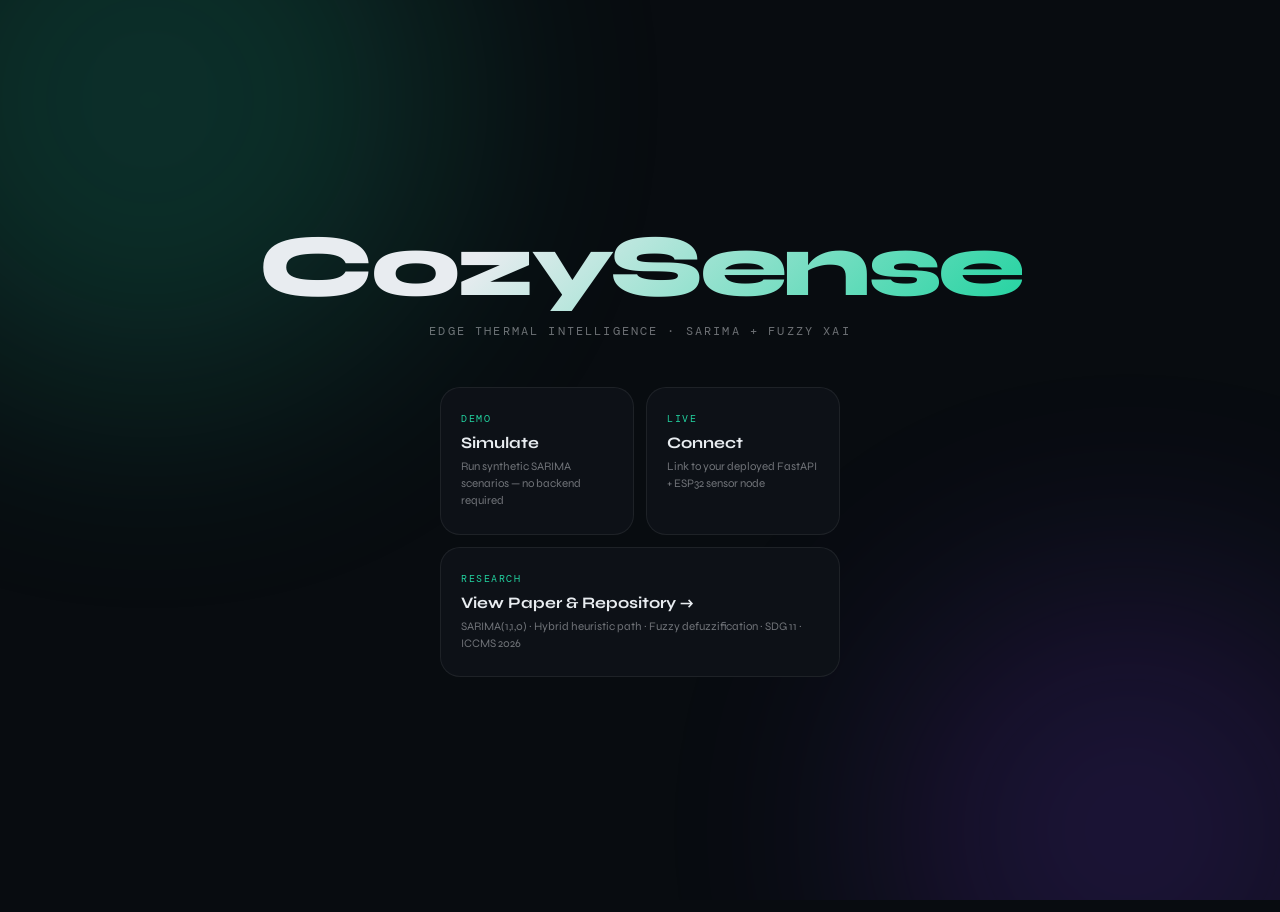
<file: app/static/index(2).html>
<!DOCTYPE html>
<html lang="en">
<head>
  <meta charset="UTF-8" />
  <meta name="viewport" content="width=device-width, initial-scale=1.0, maximum-scale=1.0, user-scalable=no" />
  <title>CozySense | Edge Climate Intelligence</title>

  <link rel="preconnect" href="https://fonts.googleapis.com" />
  <link rel="preconnect" href="https://fonts.gstatic.com" crossorigin />
  <link href="https://fonts.googleapis.com/css2?family=DM+Mono:ital,wght@0,300;0,400;0,500;1,300&family=Syne:wght@400;600;700;800&display=swap" rel="stylesheet" />

  <style>
    /* ── DESIGN TOKENS ─────────────────────────────────────── */
    :root {
      --bg:         #080c10;
      --surface:    #0d1117;
      --surface2:   #131820;
      --border:     rgba(255,255,255,0.07);
      --border-hi:  rgba(255,255,255,0.15);
      --text:       #e8ecf0;
      --muted:      rgba(232,236,240,0.45);
      --mono:       'DM Mono', monospace;
      --sans:       'Syne', sans-serif;

      /* Semantic accent (updated by JS) */
      --accent:     #22d3a0;
      --accent-dim: rgba(34,211,160,0.12);

      /* State colours */
      --c-stable:   #22d3a0;   /* teal  */
      --c-warm:     #f59e0b;   /* amber */
      --c-hot:      #10b981;   /* green */
      --c-cold:     #60a5fa;   /* blue  */
      --c-danger:   #f87171;   /* red   */
      --c-econ:     #818cf8;   /* indigo */
    }

    *, *::before, *::after { box-sizing: border-box; margin: 0; padding: 0; }

    html, body {
      width: 100%; height: 100%; min-height: 100dvh;
      background: var(--bg);
      color: var(--text);
      font-family: var(--sans);
      overflow: hidden;
    }

    /* ── AMBIENT BACKGROUND ────────────────────────────────── */
    .ambient {
      position: fixed; inset: 0; z-index: 0; pointer-events: none;
      overflow: hidden;
    }
    .orb {
      position: absolute; border-radius: 50%;
      filter: blur(120px); opacity: 0.18;
      transition: background 2s ease, opacity 2s ease;
    }
    .orb-1 { width: 600px; height: 600px; top: -200px; left: -150px;  background: var(--accent); animation: drift1 25s infinite alternate ease-in-out; }
    .orb-2 { width: 500px; height: 500px; bottom: -180px; right: -100px; background: #7c3aed;       animation: drift2 30s infinite alternate ease-in-out; }
    @keyframes drift1 { to { transform: translate(80px, 60px); } }
    @keyframes drift2 { to { transform: translate(-60px, -80px); } }

    /* ── LAYOUT ────────────────────────────────────────────── */
    #app { position: relative; z-index: 1; height: 100dvh; display: flex; flex-direction: column; }

    /* ── SCREENS ────────────────────────────────────────────── */
    .screen {
      position: absolute; inset: 0;
      display: flex; flex-direction: column;
      align-items: center; justify-content: center;
      transition: opacity 0.5s ease, transform 0.5s ease;
    }
    .screen.hidden { opacity: 0; pointer-events: none; transform: translateY(12px); }

    /* ── ONBOARDING ─────────────────────────────────────────── */
    #screen-onboard { gap: 0; }

    .wordmark {
      font-family: var(--sans);
      font-size: clamp(3rem, 8vw, 5.5rem);
      font-weight: 800;
      letter-spacing: -0.04em;
      line-height: 1;
      background: linear-gradient(135deg, var(--text) 30%, var(--accent));
      -webkit-background-clip: text;
      -webkit-text-fill-color: transparent;
      background-clip: text;
    }
    .tagline {
      font-family: var(--mono);
      font-size: 0.75rem;
      color: var(--muted);
      letter-spacing: 0.18em;
      text-transform: uppercase;
      margin-top: 12px;
    }

    .mode-grid {
      display: grid;
      grid-template-columns: 1fr 1fr;
      gap: 12px;
      margin-top: 48px;
      width: min(400px, 90vw);
    }
    .mode-card {
      background: var(--surface);
      border: 1px solid var(--border);
      border-radius: 20px;
      padding: 24px 20px;
      cursor: pointer;
      transition: border-color 0.2s, background 0.2s, transform 0.15s;
      text-align: left;
    }
    .mode-card:hover { border-color: var(--border-hi); background: var(--surface2); transform: translateY(-2px); }
    .mode-card:active { transform: translateY(0); }
    .mode-card .label {
      font-size: 0.65rem;
      font-family: var(--mono);
      letter-spacing: 0.15em;
      text-transform: uppercase;
      color: var(--accent);
      margin-bottom: 8px;
    }
    .mode-card .title { font-size: 1rem; font-weight: 700; }
    .mode-card .desc  { font-size: 0.72rem; color: var(--muted); margin-top: 6px; line-height: 1.5; }
    .mode-card.full   { grid-column: span 2; }

    /* ── CONFIG MODAL ───────────────────────────────────────── */
    #screen-config { gap: 20px; }
    .config-box {
      background: var(--surface);
      border: 1px solid var(--border);
      border-radius: 24px;
      padding: 32px;
      width: min(420px, 90vw);
    }
    .config-box h2 { font-size: 1.1rem; font-weight: 700; margin-bottom: 6px; }
    .config-box p  { font-size: 0.78rem; color: var(--muted); margin-bottom: 24px; line-height: 1.55; }
    .field-label {
      font-family: var(--mono);
      font-size: 0.65rem;
      letter-spacing: 0.12em;
      text-transform: uppercase;
      color: var(--muted);
      margin-bottom: 8px;
      display: block;
    }
    .field-input {
      width: 100%; background: var(--bg);
      border: 1px solid var(--border);
      border-radius: 12px; padding: 12px 16px;
      color: var(--text); font-family: var(--mono); font-size: 0.85rem;
      outline: none; transition: border-color 0.2s;
    }
    .field-input:focus { border-color: var(--accent); }
    .field-hint { font-size: 0.7rem; color: var(--muted); margin-top: 6px; }
    .btn-primary {
      width: 100%; padding: 14px; border-radius: 14px;
      background: var(--accent); color: #000;
      font-family: var(--sans); font-size: 0.8rem; font-weight: 700;
      letter-spacing: 0.08em; text-transform: uppercase;
      border: none; cursor: pointer; margin-top: 24px;
      transition: opacity 0.2s, transform 0.15s;
    }
    .btn-primary:hover { opacity: 0.88; }
    .btn-primary:active { transform: scale(0.98); }
    .btn-ghost {
      background: none; border: 1px solid var(--border);
      color: var(--muted); width: 100%; padding: 12px;
      border-radius: 14px; font-family: var(--sans); font-size: 0.75rem;
      cursor: pointer; margin-top: 10px;
      transition: border-color 0.2s, color 0.2s;
    }
    .btn-ghost:hover { border-color: var(--border-hi); color: var(--text); }

    /* ── DASHBOARD ──────────────────────────────────────────── */
    #screen-dash {
      justify-content: flex-start;
      padding: 0;
      overflow-y: auto;
      overflow-x: hidden;
    }
    .dash-inner {
      width: min(420px, 100vw);
      padding: 24px 20px 32px;
      margin: 0 auto;
      display: flex;
      flex-direction: column;
      gap: 16px;
      min-height: 100dvh;
    }

    /* Top bar */
    .topbar {
      display: flex; align-items: center; justify-content: space-between;
      padding: 6px 0; gap: 8px;
    }
    .topbar-brand { font-size: 0.88rem; font-weight: 800; letter-spacing: -0.02em; flex-shrink: 0; }
    .mode-badge {
      font-family: var(--mono);
      font-size: 0.58rem;
      letter-spacing: 0.12em;
      text-transform: uppercase;
      padding: 4px 9px;
      border-radius: 100px;
      border: 1px solid var(--border);
      color: var(--muted);
      flex-shrink: 0;
    }
    .mode-badge.live { border-color: var(--accent); color: var(--accent); }
    .topbar-exit {
      background: none; border: none; color: var(--muted); cursor: pointer;
      font-size: 0.7rem; font-family: var(--mono);
      letter-spacing: 0.1em; text-transform: uppercase;
      transition: color 0.2s; padding: 6px;
    }
    .topbar-exit:hover { color: var(--c-danger); }

    /* Status pill */
    .status-pill {
      display: inline-flex; align-items: center; gap: 8px;
      padding: 6px 14px;
      border-radius: 100px;
      border: 1px solid var(--border);
      background: var(--accent-dim);
      font-family: var(--mono);
      font-size: 0.65rem;
      letter-spacing: 0.12em;
      text-transform: uppercase;
      color: var(--accent);
      transition: all 0.4s ease;
      width: fit-content;
    }
    .pill-dot {
      width: 6px; height: 6px; border-radius: 50%;
      background: var(--accent);
      transition: background 0.4s ease;
    }
    .pill-dot.blink { animation: blink 0.8s infinite; }
    @keyframes blink { 0%,100%{opacity:1} 50%{opacity:0.2} }

    /* Main temp card */
    .temp-card {
      background: var(--surface);
      border: 1px solid var(--border);
      border-radius: 24px;
      padding: 24px 20px;
      position: relative;
      overflow: visible;        /* FIX: was 'hidden', clipped large temp number */
      transition: border-color 0.4s ease;
    }
    .temp-card::before {
      content: '';
      position: absolute;
      inset: 0;
      border-radius: 24px;     /* match parent so pseudo-el doesn't bleed */
      background: radial-gradient(ellipse 60% 50% at 80% 20%, var(--accent-dim), transparent);
      pointer-events: none;
      transition: background 0.8s ease;
      overflow: hidden;
    }
    .temp-row {
      display: flex;
      align-items: flex-end;
      gap: 10px;
      flex-wrap: wrap;          /* FIX: wrap on very small screens */
    }
    .temp-big {
      font-size: clamp(3.8rem, 18vw, 5.8rem);  /* FIX: tighter clamp for mobile */
      font-weight: 400;
      letter-spacing: -0.04em;
      line-height: 1;
      font-family: var(--sans);
      transition: color 0.4s ease;
    }
    .temp-unit {
      font-size: 1.5rem;
      color: var(--muted);
      margin-bottom: 8px;
    }
    .trend-badge {
      font-family: var(--mono);
      font-size: 0.65rem;
      letter-spacing: 0.08em;
      padding: 4px 9px;
      border-radius: 8px;
      background: var(--accent-dim);
      color: var(--accent);
      margin-bottom: 8px;
      transition: all 0.4s ease;
      align-self: center;
      white-space: nowrap;      /* FIX: prevent trend text from wrapping */
    }
    .cta-text {
      font-size: 0.8rem;
      line-height: 1.6;
      color: var(--muted);
      margin-top: 14px;
      min-height: 48px;
      transition: opacity 0.3s ease;
    }
    .cta-text.updating { opacity: 0.3; }

    /* Forecast grid */
    .forecast-grid { display: grid; grid-template-columns: 1fr 1fr; gap: 12px; }
    .forecast-card {
      background: var(--surface);
      border: 1px solid var(--border);
      border-radius: 20px;
      padding: 18px 20px;
      transition: border-color 0.3s;
    }
    .forecast-label {
      font-family: var(--mono);
      font-size: 0.6rem;
      letter-spacing: 0.15em;
      text-transform: uppercase;
      color: var(--muted);
      margin-bottom: 8px;
    }
    .forecast-val {
      font-size: 1.6rem;
      font-weight: 600;
      letter-spacing: -0.03em;
      transition: color 0.4s ease;
    }
    .forecast-sub {
      font-family: var(--mono);
      font-size: 0.62rem;
      color: var(--muted);
      margin-top: 4px;
    }

    /* Sparkline chart */
    .chart-card {
      background: var(--surface);
      border: 1px solid var(--border);
      border-radius: 20px;
      padding: 18px 20px;
    }
    .chart-header {
      display: flex; align-items: center; justify-content: space-between;
      margin-bottom: 14px;
    }
    .chart-title {
      font-family: var(--mono);
      font-size: 0.62rem;
      letter-spacing: 0.14em;
      text-transform: uppercase;
      color: var(--muted);
    }
    .chart-range {
      font-family: var(--mono); font-size: 0.62rem; color: var(--muted);
    }
    #sparkline { width: 100%; height: 80px; display: block; }

    /* XAI panel */
    .xai-card {
      background: var(--surface);
      border: 1px solid var(--border);
      border-radius: 20px;
      padding: 20px;
    }
    .xai-header {
      display: flex; align-items: center; gap: 10px; margin-bottom: 14px;
    }
    .xai-icon {
      width: 28px; height: 28px; border-radius: 8px;
      background: var(--accent-dim);
      display: flex; align-items: center; justify-content: center;
      flex-shrink: 0;
    }
    .xai-title {
      font-family: var(--mono);
      font-size: 0.62rem;
      letter-spacing: 0.14em;
      text-transform: uppercase;
      color: var(--muted);
    }
    .mu-bars { display: flex; flex-direction: column; gap: 8px; }
    .mu-row { display: flex; align-items: center; gap: 10px; }
    .mu-label { font-family: var(--mono); font-size: 0.65rem; color: var(--muted); width: 60px; flex-shrink: 0; }
    .mu-track { flex: 1; height: 4px; background: var(--border); border-radius: 100px; overflow: hidden; }
    .mu-fill  { height: 100%; border-radius: 100px; background: var(--accent); transition: width 0.6s ease; }
    .mu-val   { font-family: var(--mono); font-size: 0.62rem; color: var(--muted); width: 36px; text-align: right; }

    /* Demo scenario picker */
    .scenario-row {
      display: flex; gap: 8px; flex-wrap: wrap;
    }
    .scenario-btn {
      font-family: var(--mono);
      font-size: 0.6rem;
      letter-spacing: 0.1em;
      text-transform: uppercase;
      padding: 6px 12px;
      border-radius: 100px;
      border: 1px solid var(--border);
      background: none;
      color: var(--muted);
      cursor: pointer;
      transition: all 0.2s;
    }
    .scenario-btn:hover  { border-color: var(--accent); color: var(--accent); }
    .scenario-btn.active { border-color: var(--accent); color: var(--accent); background: var(--accent-dim); }

    /* Bottom controls */
    .controls {
      display: flex; gap: 10px; padding-top: 4px;
    }
    .ctrl-btn {
      flex: 1; padding: 14px;
      border-radius: 16px;
      border: 1px solid var(--border);
      background: var(--surface);
      color: var(--text);
      font-family: var(--sans); font-size: 0.72rem;
      font-weight: 700; letter-spacing: 0.05em;
      text-transform: uppercase; cursor: pointer;
      transition: all 0.2s;
    }
    .ctrl-btn:hover { border-color: var(--border-hi); }
    .ctrl-btn.danger { color: var(--c-danger); border-color: rgba(248,113,113,0.3); }
    .ctrl-btn.danger:hover { background: rgba(248,113,113,0.08); }

    /* ── ANOMALY FLASH ──────────────────────────────────────── */
    .anomaly-flash {
      position: fixed; inset: 0; z-index: 100;
      background: rgba(245, 158, 11, 0.08);
      pointer-events: none;
      opacity: 0;
      transition: opacity 0.3s ease;
    }
    .anomaly-flash.show { animation: flash-pulse 1.2s ease-in-out; }
    @keyframes flash-pulse {
      0%,100% { opacity: 0; }
      30%      { opacity: 1; }
    }

    /* Loader */
    .loader-ring {
      width: 36px; height: 36px;
      border: 3px solid var(--border);
      border-top-color: var(--accent);
      border-radius: 50%;
      animation: spin 0.9s linear infinite;
    }
    @keyframes spin { to { transform: rotate(360deg); } }

    .boot-state {
      display: flex; flex-direction: column; align-items: center; gap: 14px;
      padding: 40px 0;
    }
    .boot-msg {
      font-family: var(--mono); font-size: 0.65rem;
      letter-spacing: 0.2em; text-transform: uppercase; color: var(--muted);
    }

    /* Responsive */
    @media (max-width: 380px) {
      .temp-big        { font-size: 3.6rem; }
      .dash-inner      { padding: 14px 12px 24px; gap: 12px; }
      .temp-card       { padding: 20px 16px; }
      .forecast-card   { padding: 14px 14px; }
      .forecast-val    { font-size: 1.35rem; }
      .wordmark        { font-size: 2.8rem; }
      .mode-grid       { margin-top: 32px; gap: 10px; }
      .mode-card       { padding: 18px 16px; }
    }
    @media (max-width: 320px) {
      .temp-big        { font-size: 3rem; }
      .temp-unit       { font-size: 1.2rem; }
    }
  </style>
</head>
<body>

<div class="ambient">
  <div class="orb orb-1"></div>
  <div class="orb orb-2"></div>
</div>
<div class="anomaly-flash" id="anomaly-flash"></div>

<div id="app">

  <!-- ═══════════════════════════════ ONBOARDING ══ -->
  <div class="screen" id="screen-onboard">
    <div class="wordmark">CozySense</div>
    <div class="tagline">Edge Thermal Intelligence · SARIMA + Fuzzy XAI</div>

    <div class="mode-grid">
      <div class="mode-card" onclick="enterDemo()">
        <div class="label">Demo</div>
        <div class="title">Simulate</div>
        <div class="desc">Run synthetic SARIMA scenarios — no backend required</div>
      </div>
      <div class="mode-card" onclick="enterConfig()">
        <div class="label">Live</div>
        <div class="title">Connect</div>
        <div class="desc">Link to your deployed FastAPI + ESP32 sensor node</div>
      </div>
      <div class="mode-card full" onclick="window.open('https://github.com/clemweb3/limiting-factor-iot-forecast','_blank')">
        <div class="label">Research</div>
        <div class="title">View Paper & Repository →</div>
        <div class="desc">SARIMA(1,1,0) · Hybrid heuristic path · Fuzzy defuzzification · SDG 11 · ICCMS 2026</div>
      </div>
    </div>
  </div>

  <!-- ═══════════════════════════════ LIVE CONFIG ══ -->
  <div class="screen hidden" id="screen-config">
    <div class="config-box">
      <h2>Connect Live Backend</h2>
      <p>Point to your deployed FastAPI server. The frontend will poll <code style="font-family:var(--mono);font-size:0.8em;color:var(--accent)">/status</code> every 5 seconds.</p>

      <label class="field-label" for="api-url">Backend URL</label>
      <input class="field-input" id="api-url" type="url"
             placeholder="https://your-app.onrender.com"
             value="" />
      <div class="field-hint">Deployed on Render, Railway, or any public host</div>

      <button class="btn-primary" onclick="connectLive()">Connect & Launch</button>
      <button class="btn-ghost"   onclick="goBack()">← Back</button>
    </div>
  </div>

  <!-- ═══════════════════════════════ DASHBOARD ══ -->
  <div class="screen hidden" id="screen-dash">
    <div class="dash-inner">

      <!-- Top bar -->
      <div class="topbar">
        <span class="topbar-brand">CozySense</span>
        <span class="mode-badge" id="mode-badge">DEMO</span>
        <button class="topbar-exit" onclick="exitSession()">Exit</button>
      </div>

      <!-- Status pill -->
      <div>
        <div class="status-pill" id="status-pill">
          <span class="pill-dot" id="pill-dot"></span>
          <span id="pill-text">Initializing</span>
        </div>
      </div>

      <!-- Temp card -->
      <div class="temp-card" id="temp-card">
        <div class="temp-row">
          <div class="temp-big" id="temp-display">--</div>
          <div class="temp-unit">°C</div>
          <div class="trend-badge" id="trend-badge">-- trend</div>
        </div>
        <div class="cta-text" id="cta-text">Waiting for first reading…</div>
      </div>

      <!-- Forecast -->
      <div class="forecast-grid">
        <div class="forecast-card">
          <div class="forecast-label">30 min outlook</div>
          <div class="forecast-val" id="fc-30">--</div>
          <div class="forecast-sub" id="fc-30-delta">--</div>
        </div>
        <div class="forecast-card">
          <div class="forecast-label">60 min outlook</div>
          <div class="forecast-val" id="fc-60">--</div>
          <div class="forecast-sub" id="fc-60-delta">--</div>
        </div>
      </div>

      <!-- Sparkline -->
      <div class="chart-card">
        <div class="chart-header">
          <span class="chart-title">Temperature history</span>
          <span class="chart-range" id="chart-range">-- samples</span>
        </div>
        <svg id="sparkline" viewBox="0 0 380 80" preserveAspectRatio="none"></svg>
      </div>

      <!-- XAI fuzzy panel -->
      <div class="xai-card">
        <div class="xai-header">
          <div class="xai-icon">
            <svg width="14" height="14" viewBox="0 0 24 24" fill="none" stroke="currentColor" stroke-width="2" stroke-linecap="round">
              <path d="M12 2L2 7l10 5 10-5-10-5z"/><path d="M2 17l10 5 10-5"/><path d="M2 12l10 5 10-5"/>
            </svg>
          </div>
          <span class="xai-title">Fuzzy membership · XAI transparency</span>
        </div>
        <div class="mu-bars">
          <div class="mu-row">
            <span class="mu-label">μ Heat</span>
            <div class="mu-track"><div class="mu-fill" id="mu-heat" style="width:0%"></div></div>
            <span class="mu-val" id="mu-heat-val">0.00</span>
          </div>
          <div class="mu-row">
            <span class="mu-label">μ Warm</span>
            <div class="mu-track"><div class="mu-fill" id="mu-warm" style="width:0%;background:var(--c-warm)"></div></div>
            <span class="mu-val" id="mu-warm-val">0.00</span>
          </div>
          <div class="mu-row">
            <span class="mu-label">μ Cold</span>
            <div class="mu-track"><div class="mu-fill" id="mu-cold" style="width:0%;background:var(--c-cold)"></div></div>
            <span class="mu-val" id="mu-cold-val">0.00</span>
          </div>
        </div>
      </div>

      <!-- Demo scenario picker (only in demo mode) -->
      <div id="scenario-panel">
        <div class="chart-title" style="margin-bottom:10px">Inject scenario</div>
        <div class="scenario-row">
          <button class="scenario-btn active" onclick="setScenario('stable')"        id="sc-stable">Stable</button>
          <button class="scenario-btn"        onclick="setScenario('morning_rise')"  id="sc-morning_rise">Morning rise</button>
          <button class="scenario-btn"        onclick="setScenario('thermal_shock')" id="sc-thermal_shock">Thermal shock</button>
          <button class="scenario-btn"        onclick="setScenario('cold_event')"    id="sc-cold_event">Cold event</button>
          <button class="scenario-btn"        onclick="setScenario('proactive')"     id="sc-proactive">Proactive</button>
        </div>
      </div>

      <!-- Controls -->
      <div class="controls">
        <button class="ctrl-btn" id="pause-btn" onclick="togglePause()">Pause</button>
        <button class="ctrl-btn danger"          onclick="exitSession()">Exit</button>
      </div>

    </div>
  </div><!-- /screen-dash -->

</div><!-- /app -->

<script>
/* ─────────────────────────────────────────────────────────
   CozySense Frontend Engine v3
   Handles: Demo mode (in-browser SARIMA simulation),
            Live mode (polls /status from external FastAPI),
            Fuzzy membership display, sparkline chart,
            Anomaly state management, theme transitions
   ───────────────────────────────────────────────────────── */

// ── STATE ─────────────────────────────────────────────────
const State = {
  mode:           null,    // 'demo' | 'live'
  apiUrl:         '',
  paused:         false,
  scenario:       'stable',
  interval:       null,
  history:        [],       // {temp, p30, p60, state, cmd, cta, ts}[]
  lastAnomaly:    null,
  anomalyCounter: 0,
  ANOMALY_COOLDOWN: 5,

  // Demo-mode SARIMA approximation state
  demo: {
    step:       0,
    base:       25.0,
    window:     [],
    WARM_THRESHOLD: 27.0,
    HOT_LIMIT:      30.0,
    COLD_VALLEY:    18.0,
    SPIKE_HEAT:     1.5,
    SPIKE_COLD:    -2.0,
    ANOMALY_COOLDOWN_SAMPLES: 5,
    _anomalyActive:  false,
    _anomalyType:    null,
    _cooldownCount:  0,
  }
};

// ── SCENARIO DEFINITIONS ──────────────────────────────────
const SCENARIOS = {
  stable:        { base: 25.0, amp: 1.2, freq: 0.08, noise: 0.25, hum: 60 },
  morning_rise:  { base: 22.0, amp: 4.0, freq: 0.04, noise: 0.4,  hum: 65 },
  thermal_shock: { base: 25.0, amp: 0.5, freq: 0.05, noise: 0.2,  hum: 55, shock: true },
  cold_event:    { base: 17.0, amp: 0.8, freq: 0.06, noise: 0.35, hum: 72 },
  proactive:     { base: 27.8, amp: 1.5, freq: 0.07, noise: 0.2,  hum: 58 },
};

// ── NAVIGATION ────────────────────────────────────────────
function show(id) {
  document.querySelectorAll('.screen').forEach(s => {
    s.classList.toggle('hidden', s.id !== id);
  });
}

function enterDemo() {
  State.mode = 'demo';
  resetDemoState();
  document.getElementById('mode-badge').textContent = 'DEMO';
  document.getElementById('mode-badge').classList.remove('live');
  document.getElementById('scenario-panel').style.display = '';
  show('screen-dash');
  startPolling();
}

function enterConfig() {
  show('screen-config');
}

function connectLive() {
  const url = document.getElementById('api-url').value.trim().replace(/\/$/, '');
  if (!url) { alert('Please enter a backend URL.'); return; }
  State.mode   = 'live';
  State.apiUrl = url;
  document.getElementById('mode-badge').textContent = 'LIVE';
  document.getElementById('mode-badge').classList.add('live');
  document.getElementById('scenario-panel').style.display = 'none';
  show('screen-dash');
  startPolling();
}

function goBack() { show('screen-onboard'); }

function exitSession() {
  stopPolling();
  resetDemoState();
  State.history = [];
  show('screen-onboard');
  setTheme('stable');
  document.getElementById('temp-display').textContent = '--';
  document.getElementById('cta-text').textContent = 'Waiting for first reading…';
  document.getElementById('pill-text').textContent = 'Initializing';
  clearSparkline();
}

// ── POLLING ───────────────────────────────────────────────
function startPolling() {
  stopPolling();
  tick(); // immediate first tick
  State.interval = setInterval(tick, State.mode === 'demo' ? 3000 : 5000);
}

function stopPolling() {
  if (State.interval) { clearInterval(State.interval); State.interval = null; }
}

function togglePause() {
  State.paused = !State.paused;
  const btn = document.getElementById('pause-btn');
  btn.textContent = State.paused ? 'Resume' : 'Pause';
  if (!State.paused) tick();
}

async function tick() {
  if (State.paused) return;
  try {
    if (State.mode === 'demo') {
      const reading = generateDemoReading();
      applyReading(reading);
    } else {
      const res  = await fetch(`${State.apiUrl}/status`, { cache: 'no-store' });
      if (!res.ok) throw new Error(`HTTP ${res.status}`);
      const data = await res.json();
      if (data.status === 'no_data') return;
      applyReading({
        temp:  data.temperature,
        p30:   data.forecast_30m,
        p60:   data.forecast_60m,
        state: data.state,
        cmd:   data.command,
        cta:   data.cta,
        trend: data.trend,
      });
      // Also fetch history for sparkline
      fetchHistory();
    }
  } catch(e) {
    console.warn('[CozySense] Poll error:', e.message);
    document.getElementById('pill-text').textContent = 'Reconnecting…';
  }
}

async function fetchHistory() {
  try {
    const res  = await fetch(`${State.apiUrl}/history?limit=20`, { cache: 'no-store' });
    const data = await res.json();
    if (Array.isArray(data)) {
      const histTemps = data.map(r => r.temperature);
      drawSparkline(histTemps);
      document.getElementById('chart-range').textContent = `${histTemps.length} samples`;
    }
  } catch(e) { /* silent */ }
}

// ── DEMO SARIMA SIMULATION ────────────────────────────────
// Approximates SARIMA(1,1,0) s=288 behaviour:
//   - Diurnal sine wave as seasonal component
//   - AR(1) smoothing on the residual
//   - Heuristic spike detection (mirrors Python logic exactly)

function resetDemoState() {
  const d = State.demo;
  d.step = 0;
  d.window = [];
  d._anomalyActive  = false;
  d._anomalyType    = null;
  d._cooldownCount  = 0;
}

function randn() {
  // Box-Muller transform for Gaussian noise
  const u = 1 - Math.random();
  const v = Math.random();
  return Math.sqrt(-2.0 * Math.log(u)) * Math.cos(2.0 * Math.PI * v);
}

function generateDemoReading() {
  const d   = State.demo;
  const sc  = SCENARIOS[State.scenario];
  d.step++;

  // Seasonal component (diurnal)
  const seasonal = sc.amp * Math.sin(sc.freq * d.step + (State.scenario === 'morning_rise' ? -1.0 : 0));

  // Thermal shock injection (thermal_shock scenario: spike at step 8)
  let shock = 0;
  if (sc.shock && d.step % 20 === 8) shock = 2.5;

  // Gaussian sensor noise
  const noise = randn() * sc.noise;

  const currentTemp = parseFloat((sc.base + seasonal + shock + noise).toFixed(2));
  const clampedTemp = Math.max(10, Math.min(45, currentTemp));

  // Sliding window (mirrors Python deque maxlen=10)
  d.window.push(clampedTemp);
  if (d.window.length > 10) d.window.shift();

  // ── SARIMA-style persistence forecast (Path A simplified) ──
  // Use AR(1) extrapolation: p(t+n) ≈ current + n * slope
  let p30 = clampedTemp;
  let p60 = clampedTemp;
  if (d.window.length >= 4) {
    const recent = d.window.slice(-4);
    const slope  = (recent[recent.length-1] - recent[0]) / (recent.length - 1);
    // 30 min = 6 samples × slope; 60 min = 12 samples × slope
    p30 = parseFloat((clampedTemp + 6  * slope * 0.6).toFixed(2));
    p60 = parseFloat((clampedTemp + 12 * slope * 0.6).toFixed(2));
  }

  // ── Spike detection (mirrors Python _detect_spike exactly) ──
  let spikeDir = null, spikeMu = 0;
  if (d.window.length >= 6) {
    const earlyMean  = (d.window[0] + d.window[1] + d.window[2]) / 3;
    const recentMean = (d.window[d.window.length-3] + d.window[d.window.length-2] + d.window[d.window.length-1]) / 3;
    const delta      = recentMean - earlyMean;

    if (delta > d.SPIKE_HEAT) {
      spikeDir = 'HEAT';
      const critical = d.SPIKE_HEAT * 2;
      spikeMu  = Math.min(1, (delta - d.SPIKE_HEAT) / (critical - d.SPIKE_HEAT));
      const biasScale = Math.min(delta / d.SPIKE_HEAT, 2.0);
      p30 += parseFloat((2.0 * biasScale).toFixed(2));
      p60 += parseFloat((4.0 * biasScale).toFixed(2));
    } else if (delta < d.SPIKE_COLD) {
      spikeDir = 'COLD';
      const critical = d.SPIKE_COLD * 2;
      spikeMu  = Math.min(1, (Math.abs(delta) - Math.abs(d.SPIKE_COLD)) / (Math.abs(critical) - Math.abs(d.SPIKE_COLD)));
      const biasScale = Math.min(Math.abs(delta) / Math.abs(d.SPIKE_COLD), 2.0);
      p30 -= parseFloat((2.0 * biasScale).toFixed(2));
      p60 -= parseFloat((4.0 * biasScale).toFixed(2));
    }
  }

  // ── Cooldown tick ──────────────────────────────────────
  if (d._cooldownCount > 0) {
    d._cooldownCount--;
    if (d._cooldownCount === 0) { d._anomalyActive = false; d._anomalyType = null; }
  }

  // ── Fuzzy inference ────────────────────────────────────
  let cmd = 'RED_ON', state = 'STABLE', cta = '';

  // Priority 1: Anomaly
  if (spikeDir && !d._anomalyActive) {
    d._anomalyActive  = true;
    d._anomalyType    = spikeDir;
    d._cooldownCount  = d.ANOMALY_COOLDOWN_SAMPLES;
  }
  if (d._anomalyActive) {
    if (d._anomalyType === 'HEAT') {
      cmd = 'YELLOW_BLINK'; state = 'ANOMALY_HEAT';
      cta = spikeMu >= 0.8 ? 'CRITICAL: Extreme thermal surge. Maximum cooling override engaged.'
          : spikeMu >= 0.4 ? 'Significant heat rise in progress. Proactive cooling intensified.'
          :                  'Thermal drift upward detected. Monitoring set points.';
    } else {
      cmd = 'BLUE_BLINK'; state = 'ANOMALY_COLD';
      cta = spikeMu >= 0.8 ? 'CRITICAL: Rapid temperature drop. Heating systems prioritised.'
          : spikeMu >= 0.4 ? 'Unusual cooling event in progress. Conserving heat proactively.'
          :                  'Mild decrease noted. Adjusting energy protocols.';
    }
  } else {
    // Priority 2: Active cooling
    const muHeat = clampedTemp >= d.HOT_LIMIT ? 1.0
        : clampedTemp <= d.WARM_THRESHOLD ? 0.0
        : (clampedTemp - d.WARM_THRESHOLD) / (d.HOT_LIMIT - d.WARM_THRESHOLD);

    if (muHeat >= 1.0) {
      cmd = 'GREEN_ON'; state = 'ACTIVE_COOLING';
      cta = 'Comfort threshold breached. Active cooling engaged.';
    } else {
      const muP30 = p30 >= d.HOT_LIMIT ? 1.0
          : p30 <= d.WARM_THRESHOLD ? 0.0
          : (p30 - d.WARM_THRESHOLD) / (d.HOT_LIMIT - d.WARM_THRESHOLD);

      // Priority 3: Proactive
      if (muP30 > 0.4) {
        cmd = 'YELLOW_BLINK'; state = 'PROACTIVE_PREP';
        cta = `Warming trend forecasted (Confidence: ${(muP30*100).toFixed(0)}%). Pre-cooling in ~20 min.`;
      // Priority 4: Economy
      } else if (clampedTemp <= d.COLD_VALLEY) {
        cmd = 'BLUE_ON'; state = 'ECONOMY_MODE';
        cta = 'Ambient temperature is low. Appliances suspended for energy savings.';
      // Priority 5: Stable
      } else {
        const stable = [
          'Environment is stable. Monitoring diurnal baseline.',
          'Thermal equilibrium maintained. SARIMA tracking background fluctuations.',
          'All parameters nominal. System in predictive watch-mode.'
        ];
        cta = stable[d.step % stable.length];
      }
    }
  }

  return { temp: clampedTemp, p30, p60, state, cmd, cta, trend: p30 > clampedTemp ? 'rising' : 'cooling' };
}

// ── APPLY READING → UI ────────────────────────────────────
function applyReading(r) {
  // Push to history
  State.history.push({ ...r, ts: Date.now() });
  if (State.history.length > 40) State.history.shift();

  // Theme
  setTheme(r.state, r.cmd);

  // Anomaly flash
  if (r.state.includes('ANOMALY') && State.lastAnomaly !== r.state) {
    triggerAnomalyFlash(r.state);
  }
  State.lastAnomaly = r.state.includes('ANOMALY') ? r.state : null;

  // Temp display
  document.getElementById('temp-display').textContent = r.temp.toFixed(1);

  // CTA
  const ctaEl = document.getElementById('cta-text');
  ctaEl.classList.add('updating');
  setTimeout(() => {
    ctaEl.textContent = r.cta;
    ctaEl.classList.remove('updating');
  }, 150);

  // Trend badge
  const trendEl = document.getElementById('trend-badge');
  trendEl.textContent = r.trend === 'rising' ? '▲ rising' : '▼ cooling';

  // Forecasts
  document.getElementById('fc-30').textContent = r.p30.toFixed(1) + '°';
  document.getElementById('fc-60').textContent = r.p60.toFixed(1) + '°';
  const d30 = (r.p30 - r.temp).toFixed(2);
  const d60 = (r.p60 - r.temp).toFixed(2);
  document.getElementById('fc-30-delta').textContent = (d30 >= 0 ? '+' : '') + d30 + '°C Δ';
  document.getElementById('fc-60-delta').textContent = (d60 >= 0 ? '+' : '') + d60 + '°C Δ';

  // Fuzzy membership bars
  updateMuBars(r.temp, r.p30);

  // Sparkline (demo uses internal history)
  if (State.mode === 'demo') {
    const temps = State.history.map(h => h.temp);
    drawSparkline(temps);
    document.getElementById('chart-range').textContent = `${temps.length} samples`;
  }

  // Status pill
  updatePill(r.state, r.cmd);
}

// ── THEME SYSTEM ──────────────────────────────────────────
const THEMES = {
  STABLE:        { accent: '#22d3a0', dim: 'rgba(34,211,160,0.12)'  },
  PROACTIVE_PREP:{ accent: '#f59e0b', dim: 'rgba(245,158,11,0.12)'  },
  ACTIVE_COOLING:{ accent: '#10b981', dim: 'rgba(16,185,129,0.12)'  },
  ANOMALY_HEAT:  { accent: '#fb923c', dim: 'rgba(251,146,60,0.14)'  },
  ANOMALY_COLD:  { accent: '#60a5fa', dim: 'rgba(96,165,250,0.12)'  },
  ECONOMY_MODE:  { accent: '#818cf8', dim: 'rgba(129,140,248,0.12)' },
};

function setTheme(state) {
  const key   = Object.keys(THEMES).find(k => state.includes(k)) || 'STABLE';
  const theme = THEMES[key];
  document.documentElement.style.setProperty('--accent',     theme.accent);
  document.documentElement.style.setProperty('--accent-dim', theme.dim);
  document.querySelector('.orb-1').style.background = theme.accent;
}

function updatePill(state, cmd) {
  const label = state.replace(/_/g, ' ');
  document.getElementById('pill-text').textContent = label;
  const dot = document.getElementById('pill-dot');
  dot.classList.toggle('blink', cmd.includes('BLINK'));
}

// ── ANOMALY FLASH ─────────────────────────────────────────
function triggerAnomalyFlash(state) {
  const el    = document.getElementById('anomaly-flash');
  const color = state.includes('COLD') ? 'rgba(96,165,250,0.1)' : 'rgba(251,146,60,0.1)';
  el.style.background = color;
  el.classList.remove('show');
  void el.offsetWidth; // force reflow
  el.classList.add('show');
  setTimeout(() => el.classList.remove('show'), 1400);
}

// ── FUZZY MEMBERSHIP BARS ─────────────────────────────────
const WARM_THRESHOLD = 27.0;
const HOT_LIMIT      = 30.0;
const COLD_VALLEY    = 18.0;
const STABLE_COMFORT = 24.0;

function muHeat(t) {
  if (t <= WARM_THRESHOLD) return 0;
  if (t >= HOT_LIMIT)      return 1;
  return (t - WARM_THRESHOLD) / (HOT_LIMIT - WARM_THRESHOLD);
}
function muWarm(t) {
  if (t <= STABLE_COMFORT) return 0;
  if (t >= WARM_THRESHOLD) return 1;
  return (t - STABLE_COMFORT) / (WARM_THRESHOLD - STABLE_COMFORT);
}
function muCold(t) {
  if (t <= COLD_VALLEY)    return 1;
  if (t >= STABLE_COMFORT) return 0;
  return (STABLE_COMFORT - t) / (STABLE_COMFORT - COLD_VALLEY);
}

function updateMuBars(temp, p30) {
  const mh = muHeat(temp);
  const mw = muWarm(temp);
  const mc = muCold(temp);

  document.getElementById('mu-heat').style.width     = (mh * 100).toFixed(1) + '%';
  document.getElementById('mu-heat-val').textContent = mh.toFixed(2);
  document.getElementById('mu-warm').style.width     = (mw * 100).toFixed(1) + '%';
  document.getElementById('mu-warm-val').textContent = mw.toFixed(2);
  document.getElementById('mu-cold').style.width     = (mc * 100).toFixed(1) + '%';
  document.getElementById('mu-cold-val').textContent = mc.toFixed(2);
}

// ── SPARKLINE ─────────────────────────────────────────────
function drawSparkline(temps) {
  const svg = document.getElementById('sparkline');
  if (!temps || temps.length < 2) return;
  const W = 380, H = 80, PAD = 4;
  const min = Math.min(...temps) - 0.5;
  const max = Math.max(...temps) + 0.5;
  const range = max - min || 1;

  const pts = temps.map((t, i) => {
    const x = PAD + (i / (temps.length - 1)) * (W - PAD * 2);
    const y = H - PAD - ((t - min) / range) * (H - PAD * 2);
    return `${x.toFixed(1)},${y.toFixed(1)}`;
  });

  // Area fill path
  const first = pts[0].split(',');
  const last  = pts[pts.length - 1].split(',');
  const areaPath = `M${first[0]},${H} L${pts.join(' L')} L${last[0]},${H} Z`;

  const accent = getComputedStyle(document.documentElement).getPropertyValue('--accent').trim();

  svg.innerHTML = `
    <defs>
      <linearGradient id="sg" x1="0" y1="0" x2="0" y2="1">
        <stop offset="0%"   stop-color="${accent}" stop-opacity="0.3"/>
        <stop offset="100%" stop-color="${accent}" stop-opacity="0.02"/>
      </linearGradient>
    </defs>
    <path d="${areaPath}" fill="url(#sg)" />
    <polyline points="${pts.join(' ')}" fill="none"
              stroke="${accent}" stroke-width="1.5"
              stroke-linecap="round" stroke-linejoin="round"/>
    <circle cx="${last[0]}" cy="${last[1]}" r="3" fill="${accent}"/>
  `;
}

function clearSparkline() {
  document.getElementById('sparkline').innerHTML = '';
}

// ── SCENARIO SWITCHER ─────────────────────────────────────
function setScenario(name) {
  State.scenario = name;
  resetDemoState();
  State.history  = [];
  clearSparkline();

  document.querySelectorAll('.scenario-btn').forEach(b => b.classList.remove('active'));
  const btn = document.getElementById('sc-' + name);
  if (btn) btn.classList.add('active');
}
</script>
</body>
</html>
</file>
